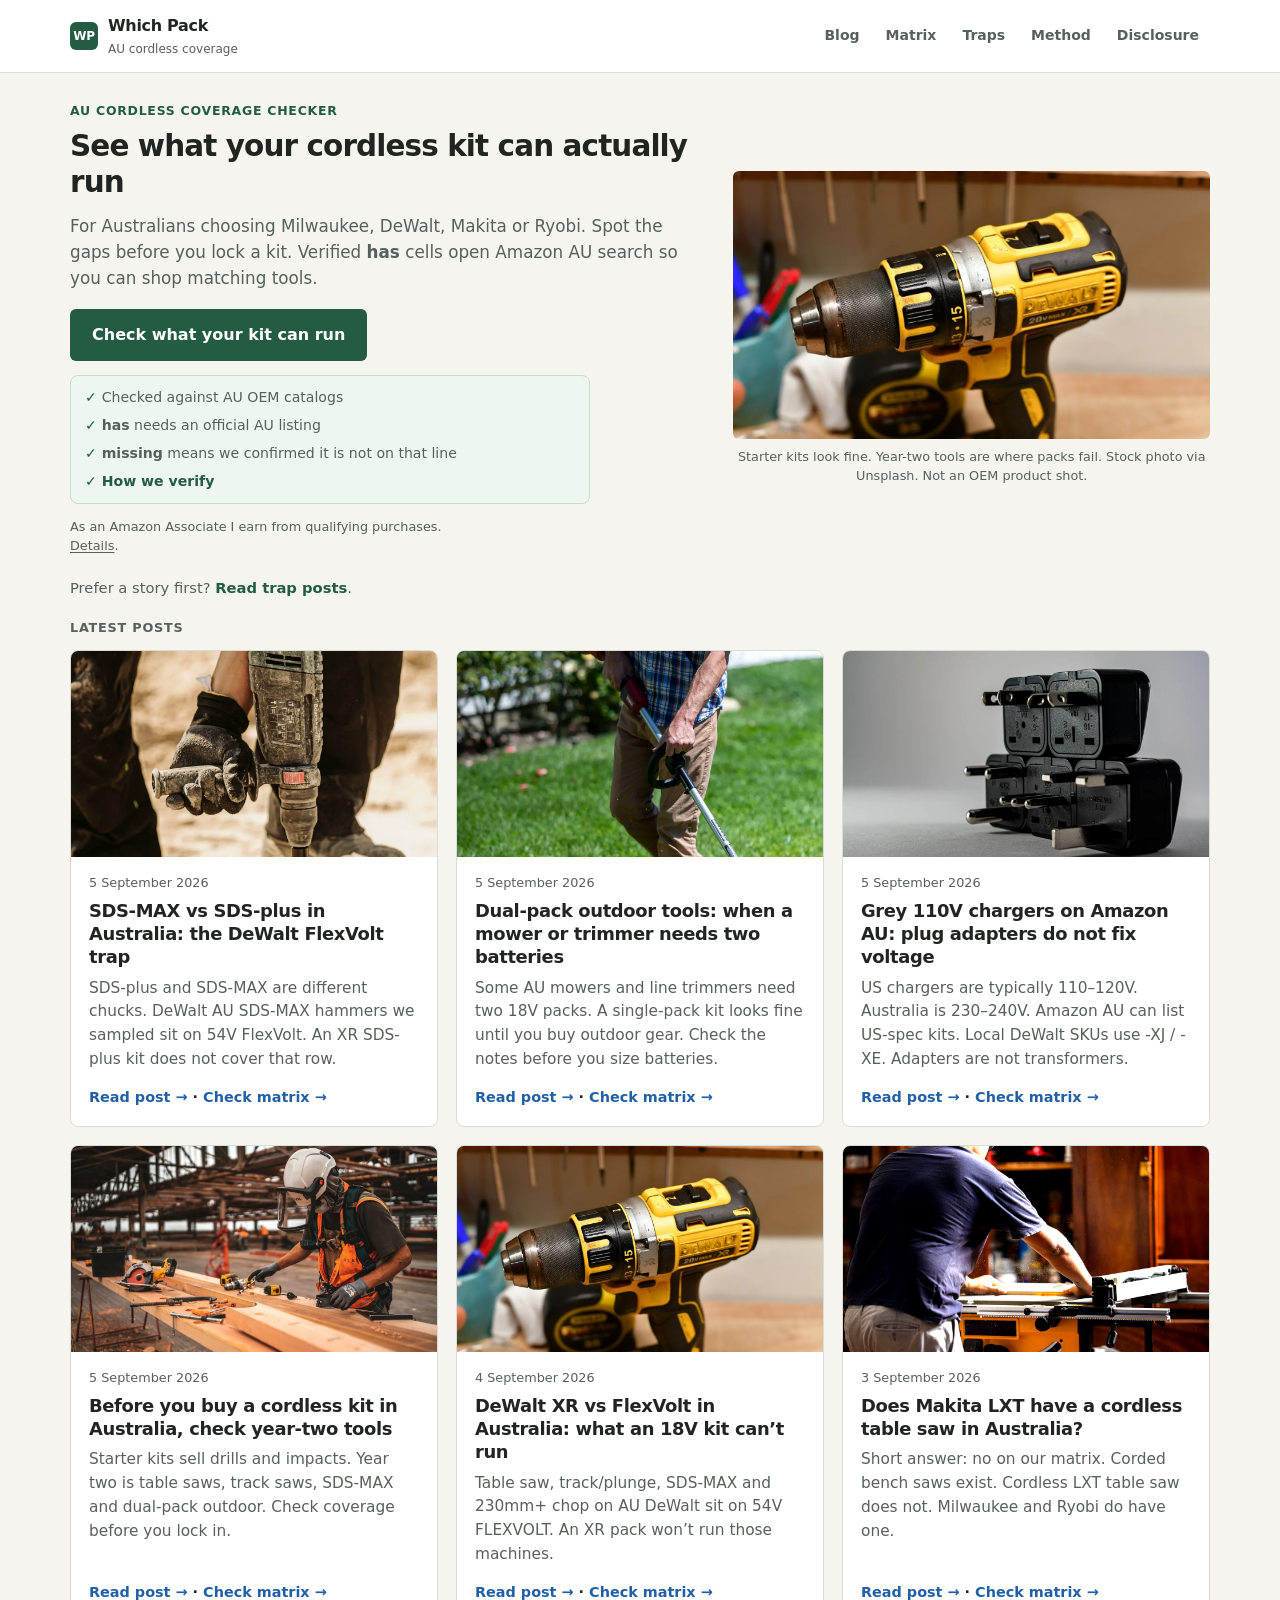
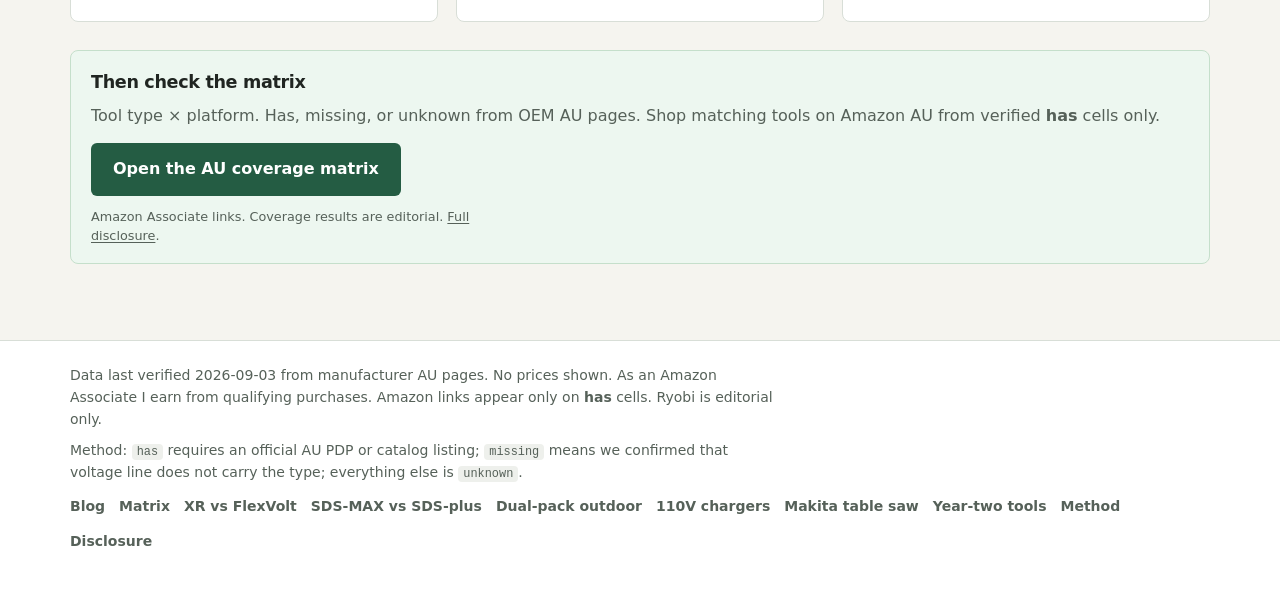
<file: index.html>
<!DOCTYPE html>
<html lang="en-AU">
<head>
<meta charset="utf-8">
<meta name="google-site-verification" content="frPZ5rPE7O19CZ2M46qLfvkckx6mxdPsTMzGyS9AQAI" />
<meta name="viewport" content="width=device-width, initial-scale=1">
<link rel="icon" href="favicon.svg" type="image/svg+xml">
<link rel="stylesheet" href="styles.css">
<title>Which Pack: AU cordless coverage traps before you buy a kit</title>
<meta name="description" content="Check what Milwaukee, DeWalt, Makita or Ryobi kits can run in Australia. Spot coverage gaps, then shop matching tools on Amazon AU.">
<link rel="canonical" href="https://moonoce95.github.io/which-pack/">
<meta property="og:type" content="website">
<meta property="og:site_name" content="Which Pack">
<meta property="og:title" content="Which Pack: AU cordless coverage traps before you buy a kit">
<meta property="og:description" content="Check what Milwaukee, DeWalt, Makita or Ryobi kits can run in Australia. Spot coverage gaps, then shop matching tools on Amazon AU.">
<meta property="og:url" content="https://moonoce95.github.io/which-pack/">
<meta property="og:image" content="https://moonoce95.github.io/which-pack/og.png">
<meta property="og:locale" content="en_AU">
<meta name="twitter:card" content="summary_large_image">
<meta name="twitter:title" content="Which Pack: AU cordless coverage traps before you buy a kit">
<meta name="twitter:description" content="Check what Milwaukee, DeWalt, Makita or Ryobi kits can run in Australia. Spot coverage gaps, then shop matching tools on Amazon AU.">
<meta name="twitter:image" content="https://moonoce95.github.io/which-pack/og.png">
<script type="application/ld+json">{"@context":"https://schema.org","@graph":[{"@type":"WebSite","name":"Which Pack","url":"https://moonoce95.github.io/which-pack/","description":"AU cordless coverage traps and platform matrix for Milwaukee, DeWalt, Makita and Ryobi.","inLanguage":"en-AU"},{"@type":"WebPage","name":"Which Pack: AU cordless coverage traps","url":"https://moonoce95.github.io/which-pack/","isPartOf":{"@type":"WebSite","url":"https://moonoce95.github.io/which-pack/"},"inLanguage":"en-AU"}]}</script>
</head>
<body>
<header class="site-header">
  <div class="header-inner">
    <a class="brand" href="index.html">
      <span class="brand-mark" aria-hidden="true">WP</span>
      <span>Which Pack<span class="brand-sub">AU cordless coverage</span></span>
    </a>
    <nav class="primary" aria-label="Primary">
      <a href="blog.html">Blog</a>
      <a href="matrix.html">Matrix</a>
      <a href="traps.html">Traps</a>
      <a href="method.html">Method</a>
      <a href="disclosure.html">Disclosure</a>
    </nav>
  </div>
</header>
<main class="wrap">
  <section class="hero blog-hero" aria-labelledby="home-title">
    <div class="hero-copy">
      <p class="eyebrow">AU cordless coverage checker</p>
      <h1 id="home-title">See what your cordless kit can actually run</h1>
      <p class="lede">For Australians choosing Milwaukee, DeWalt, Makita or Ryobi. Spot the gaps before you lock a kit. Verified <strong>has</strong> cells open Amazon AU search so you can shop matching tools.</p>
      <p class="hero-actions"><a class="btn-primary" href="matrix.html">Check what your kit can run</a></p>
      <ul class="trust-strip" aria-label="How we verify coverage">
        <li>Checked against AU OEM catalogs</li>
        <li><strong>has</strong> needs an official AU listing</li>
        <li><strong>missing</strong> means we confirmed it is not on that line</li>
        <li><a href="method.html">How we verify</a></li>
      </ul>
      <p class="disclosure-quiet">As an Amazon Associate I earn from qualifying purchases. <a href="disclosure.html">Details</a>.</p>
    </div>
    <figure class="hero-figure">
      <picture>
        <source srcset="images/flexvolt.webp" type="image/webp">
        <img class="hero-photo" src="images/flexvolt.jpg" width="1280" height="720" alt="Cordless drill on a workbench. Starter kits look fine until year-two tools." loading="eager" decoding="async">
      </picture>
      <figcaption>Starter kits look fine. Year-two tools are where packs fail. Stock photo via Unsplash. Not an OEM product shot.</figcaption>
    </figure>
  </section>

  <p class="below-fold-secondary">Prefer a story first? <a href="blog.html">Read trap posts</a>.</p>

  <h2 class="section-label">Latest posts</h2>
<div class="post-list">
<article class="post-card">
  <a class="post-card-media" href="sds-max-vs-sds-plus.html" tabindex="-1" aria-hidden="true">
    <picture>
      <source srcset="images/sds-max.webp" type="image/webp">
      <img src="images/sds-max.jpg" width="1280" height="720" alt="" loading="lazy" decoding="async">
    </picture>
  </a>
  <div class="post-card-body">
    <p class="post-meta"><time datetime="2026-09-05">5 September 2026</time></p>
    <h2 class="post-title"><a href="sds-max-vs-sds-plus.html">SDS-MAX vs SDS-plus in Australia: the DeWalt FlexVolt trap</a></h2>
    <p class="post-blurb">SDS-plus and SDS-MAX are different chucks. DeWalt AU SDS-MAX hammers we sampled sit on 54V FlexVolt. An XR SDS-plus kit does not cover that row.</p>
    <p class="post-more"><a href="sds-max-vs-sds-plus.html">Read post →</a> · <a href="matrix.html">Check matrix →</a></p>
  </div>
</article>
<article class="post-card">
  <a class="post-card-media" href="dual-pack-outdoor.html" tabindex="-1" aria-hidden="true">
    <picture>
      <source srcset="images/dual-pack.webp" type="image/webp">
      <img src="images/dual-pack.jpg" width="1280" height="720" alt="" loading="lazy" decoding="async">
    </picture>
  </a>
  <div class="post-card-body">
    <p class="post-meta"><time datetime="2026-09-05">5 September 2026</time></p>
    <h2 class="post-title"><a href="dual-pack-outdoor.html">Dual-pack outdoor tools: when a mower or trimmer needs two batteries</a></h2>
    <p class="post-blurb">Some AU mowers and line trimmers need two 18V packs. A single-pack kit looks fine until you buy outdoor gear. Check the notes before you size batteries.</p>
    <p class="post-more"><a href="dual-pack-outdoor.html">Read post →</a> · <a href="matrix.html">Check matrix →</a></p>
  </div>
</article>
<article class="post-card">
  <a class="post-card-media" href="amazon-au-110v-chargers.html" tabindex="-1" aria-hidden="true">
    <picture>
      <source srcset="images/grey-charger.webp" type="image/webp">
      <img src="images/grey-charger.jpg" width="1280" height="720" alt="" loading="lazy" decoding="async">
    </picture>
  </a>
  <div class="post-card-body">
    <p class="post-meta"><time datetime="2026-09-05">5 September 2026</time></p>
    <h2 class="post-title"><a href="amazon-au-110v-chargers.html">Grey 110V chargers on Amazon AU: plug adapters do not fix voltage</a></h2>
    <p class="post-blurb">US chargers are typically 110–120V. Australia is 230–240V. Amazon AU can list US-spec kits. Local DeWalt SKUs use -XJ / -XE. Adapters are not transformers.</p>
    <p class="post-more"><a href="amazon-au-110v-chargers.html">Read post →</a> · <a href="matrix.html">Check matrix →</a></p>
  </div>
</article>
<article class="post-card">
  <a class="post-card-media" href="year-two-tools.html" tabindex="-1" aria-hidden="true">
    <picture>
      <source srcset="images/year-two.webp" type="image/webp">
      <img src="images/year-two.jpg" width="1280" height="720" alt="" loading="lazy" decoding="async">
    </picture>
  </a>
  <div class="post-card-body">
    <p class="post-meta"><time datetime="2026-09-05">5 September 2026</time></p>
    <h2 class="post-title"><a href="year-two-tools.html">Before you buy a cordless kit in Australia, check year-two tools</a></h2>
    <p class="post-blurb">Starter kits sell drills and impacts. Year two is table saws, track saws, SDS-MAX and dual-pack outdoor. Check coverage before you lock in.</p>
    <p class="post-more"><a href="year-two-tools.html">Read post →</a> · <a href="matrix.html">Check matrix →</a></p>
  </div>
</article>
<article class="post-card">
  <a class="post-card-media" href="traps.html" tabindex="-1" aria-hidden="true">
    <picture>
      <source srcset="images/flexvolt.webp" type="image/webp">
      <img src="images/flexvolt.jpg" width="1280" height="720" alt="" loading="lazy" decoding="async">
    </picture>
  </a>
  <div class="post-card-body">
    <p class="post-meta"><time datetime="2026-09-04">4 September 2026</time></p>
    <h2 class="post-title"><a href="traps.html">DeWalt XR vs FlexVolt in Australia: what an 18V kit can’t run</a></h2>
    <p class="post-blurb">Table saw, track/plunge, SDS-MAX and 230mm+ chop on AU DeWalt sit on 54V FLEXVOLT. An XR pack won’t run those machines.</p>
    <p class="post-more"><a href="traps.html">Read post →</a> · <a href="matrix.html">Check matrix →</a></p>
  </div>
</article>
<article class="post-card">
  <a class="post-card-media" href="makita-table-saw.html" tabindex="-1" aria-hidden="true">
    <picture>
      <source srcset="images/table-saw.webp" type="image/webp">
      <img src="images/table-saw.jpg" width="1280" height="720" alt="" loading="lazy" decoding="async">
    </picture>
  </a>
  <div class="post-card-body">
    <p class="post-meta"><time datetime="2026-09-03">3 September 2026</time></p>
    <h2 class="post-title"><a href="makita-table-saw.html">Does Makita LXT have a cordless table saw in Australia?</a></h2>
    <p class="post-blurb">Short answer: no on our matrix. Corded bench saws exist. Cordless LXT table saw does not. Milwaukee and Ryobi do have one.</p>
    <p class="post-more"><a href="makita-table-saw.html">Read post →</a> · <a href="matrix.html">Check matrix →</a></p>
  </div>
</article>
</div>

  <aside class="matrix-closer" aria-labelledby="matrix-closer-title">
    <h2 id="matrix-closer-title">Then check the matrix</h2>
    <p>Tool type × platform. Has, missing, or unknown from OEM AU pages. Shop matching tools on Amazon AU from verified <strong>has</strong> cells only.</p>
    <p class="card-cta"><a class="btn-primary" href="matrix.html">Open the AU coverage matrix</a></p>
    <p class="disclosure-quiet">Amazon Associate links. Coverage results are editorial. <a href="disclosure.html">Full disclosure</a>.</p>
  </aside>
</main>
<footer class="site-footer">
  <div class="footer-inner">
    <p>Data last verified 2026-09-03 from manufacturer AU pages. No prices shown. As an Amazon Associate I earn from qualifying purchases. Amazon links appear only on <strong>has</strong> cells. Ryobi is editorial only.</p>
    <p>Method: <code>has</code> requires an official AU PDP or catalog listing; <code>missing</code> means we confirmed that voltage line does not carry the type; everything else is <code>unknown</code>.</p>
    <div class="footer-nav">
      <a href="blog.html">Blog</a>
      <a href="matrix.html">Matrix</a>
      <a href="traps.html">XR vs FlexVolt</a>
      <a href="sds-max-vs-sds-plus.html">SDS-MAX vs SDS-plus</a>
      <a href="dual-pack-outdoor.html">Dual-pack outdoor</a>
      <a href="amazon-au-110v-chargers.html">110V chargers</a>
      <a href="makita-table-saw.html">Makita table saw</a>
      <a href="year-two-tools.html">Year-two tools</a>
      <a href="method.html">Method</a>
      <a href="disclosure.html">Disclosure</a>
    </div>
  </div>
</footer>
</body>
</html>
</file>
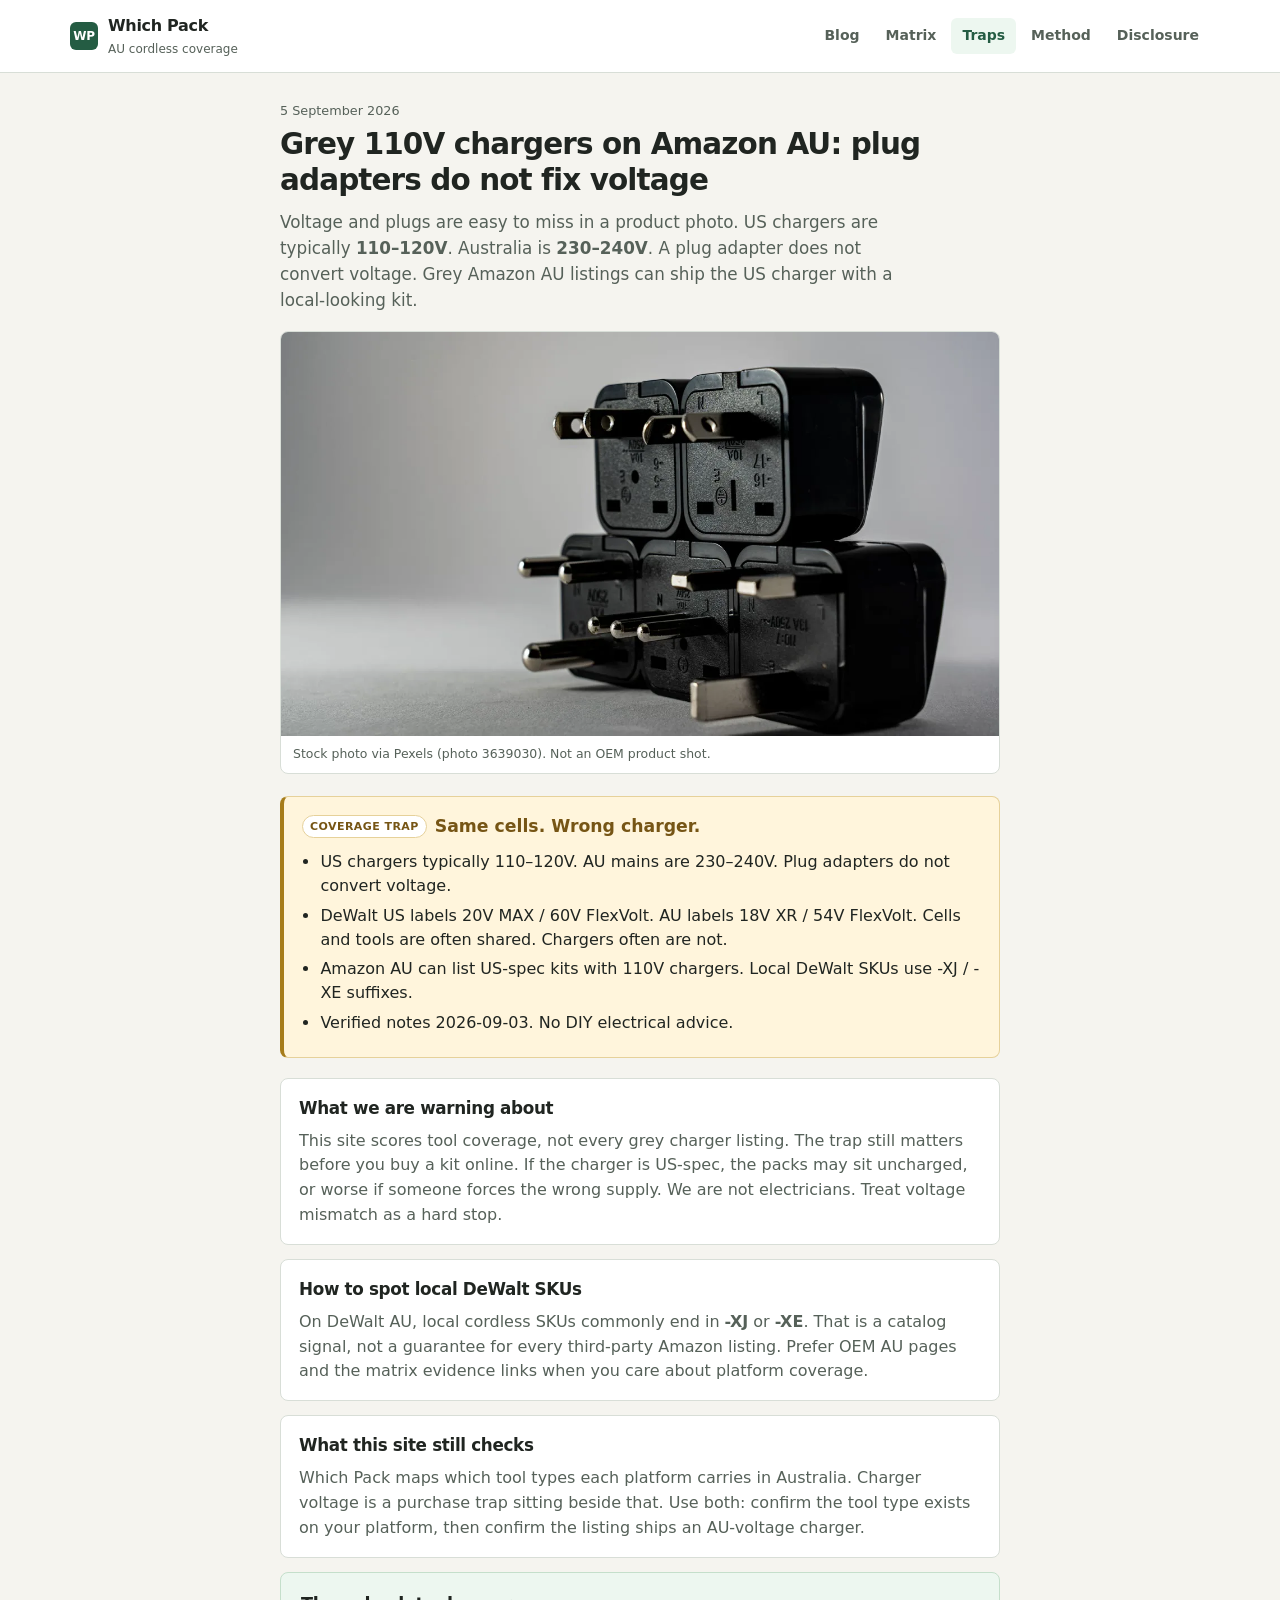
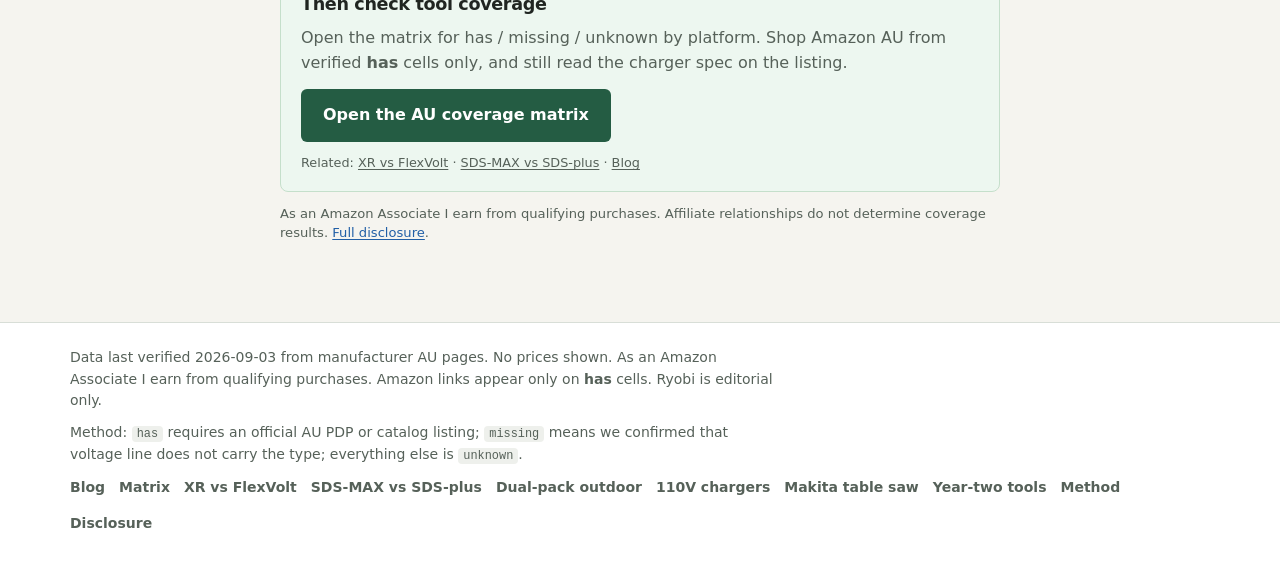
<file: amazon-au-110v-chargers.html>
<!DOCTYPE html>
<html lang="en-AU">
<head>
<meta charset="utf-8">
<meta name="google-site-verification" content="frPZ5rPE7O19CZ2M46qLfvkckx6mxdPsTMzGyS9AQAI" />
<meta name="viewport" content="width=device-width, initial-scale=1">
<link rel="icon" href="favicon.svg" type="image/svg+xml">
<link rel="stylesheet" href="styles.css">
<title>Grey 110V chargers on Amazon AU: plug adapters do not fix voltage | Which Pack</title>
<meta name="description" content="US chargers are typically 110–120V. Australia is 230–240V. Amazon AU can list US-spec tools with the wrong charger. Local DeWalt SKUs use -XJ / -XE. Adapters are not transformers.">
<link rel="canonical" href="https://moonoce95.github.io/which-pack/amazon-au-110v-chargers.html">
<meta property="og:type" content="website">
<meta property="og:site_name" content="Which Pack">
<meta property="og:title" content="Grey 110V chargers on Amazon AU: plug adapters do not fix voltage | Which Pack">
<meta property="og:description" content="US chargers are typically 110–120V. Australia is 230–240V. Amazon AU can list US-spec tools with the wrong charger. Local DeWalt SKUs use -XJ / -XE. Adapters are not transformers.">
<meta property="og:url" content="https://moonoce95.github.io/which-pack/amazon-au-110v-chargers.html">
<meta property="og:image" content="https://moonoce95.github.io/which-pack/og.png">
<meta property="og:locale" content="en_AU">
<meta name="twitter:card" content="summary_large_image">
<meta name="twitter:title" content="Grey 110V chargers on Amazon AU: plug adapters do not fix voltage | Which Pack">
<meta name="twitter:description" content="US chargers are typically 110–120V. Australia is 230–240V. Amazon AU can list US-spec tools with the wrong charger. Local DeWalt SKUs use -XJ / -XE. Adapters are not transformers.">
<meta name="twitter:image" content="https://moonoce95.github.io/which-pack/og.png">
</head>
<body>
<header class="site-header">
  <div class="header-inner">
    <a class="brand" href="index.html">
      <span class="brand-mark" aria-hidden="true">WP</span>
      <span>Which Pack<span class="brand-sub">AU cordless coverage</span></span>
    </a>
    <nav class="primary" aria-label="Primary">
      <a href="blog.html">Blog</a>
      <a href="matrix.html">Matrix</a>
      <a href="traps.html" aria-current="page">Traps</a>
      <a href="method.html">Method</a>
      <a href="disclosure.html">Disclosure</a>
    </nav>
  </div>
</header>
<main class="wrap narrow article">
  <div class="page-hero article-hero">
    <p class="post-meta"><time datetime="2026-09-05">5 September 2026</time></p>
    <h1>Grey 110V chargers on Amazon AU: plug adapters do not fix voltage</h1>
    <p class="lede">Voltage and plugs are easy to miss in a product photo. US chargers are typically <strong>110–120V</strong>. Australia is <strong>230–240V</strong>. A plug adapter does not convert voltage. Grey Amazon AU listings can ship the US charger with a local-looking kit.</p>
  </div>
  <figure class="post-featured"><picture><source srcset="images/grey-charger.webp" type="image/webp"><img src="images/grey-charger.jpg" width="1280" height="720" alt="Stack of black international power plug adapters including US and AU pins" loading="eager" decoding="async"></picture><figcaption>Stock photo via Pexels (photo 3639030). Not an OEM product shot.</figcaption></figure>

  <aside class="callout" aria-labelledby="charger-trap-summary">
    <h2 id="charger-trap-summary"><span class="badge">Coverage trap</span> Same cells. Wrong charger.</h2>
    <ul>
      <li>US chargers typically 110–120V. AU mains are 230–240V. Plug adapters do not convert voltage.</li>
      <li>DeWalt US labels 20V MAX / 60V FlexVolt. AU labels 18V XR / 54V FlexVolt. Cells and tools are often shared. Chargers often are not.</li>
      <li>Amazon AU can list US-spec kits with 110V chargers. Local DeWalt SKUs use -XJ / -XE suffixes.</li>
      <li>Verified notes 2026-09-03. No DIY electrical advice.</li>
    </ul>
  </aside>

  <div class="card">
    <h2>What we are warning about</h2>
    <p>This site scores tool coverage, not every grey charger listing. The trap still matters before you buy a kit online. If the charger is US-spec, the packs may sit uncharged, or worse if someone forces the wrong supply. We are not electricians. Treat voltage mismatch as a hard stop.</p>
  </div>

  <div class="card">
    <h2>How to spot local DeWalt SKUs</h2>
    <p>On DeWalt AU, local cordless SKUs commonly end in <strong>-XJ</strong> or <strong>-XE</strong>. That is a catalog signal, not a guarantee for every third-party Amazon listing. Prefer OEM AU pages and the matrix evidence links when you care about platform coverage.</p>
  </div>

  <div class="card">
    <h2>What this site still checks</h2>
    <p>Which Pack maps which tool types each platform carries in Australia. Charger voltage is a purchase trap sitting beside that. Use both: confirm the tool type exists on your platform, then confirm the listing ships an AU-voltage charger.</p>
  </div>

  <aside class="matrix-closer" aria-labelledby="charger-matrix-closer">
    <h2 id="charger-matrix-closer">Then check tool coverage</h2>
    <p>Open the matrix for has / missing / unknown by platform. Shop Amazon AU from verified <strong>has</strong> cells only, and still read the charger spec on the listing.</p>
    <p class="card-cta"><a class="btn-primary" href="matrix.html">Open the AU coverage matrix</a></p>
    <p class="disclosure-quiet">Related: <a href="traps.html">XR vs FlexVolt</a> · <a href="sds-max-vs-sds-plus.html">SDS-MAX vs SDS-plus</a> · <a href="blog.html">Blog</a></p>
  </aside>

  <p class="disclosure-banner">As an Amazon Associate I earn from qualifying purchases. Affiliate relationships do not determine coverage results. <a href="disclosure.html">Full disclosure</a>.</p>
</main>
<footer class="site-footer">
  <div class="footer-inner">
    <p>Data last verified 2026-09-03 from manufacturer AU pages. No prices shown. As an Amazon Associate I earn from qualifying purchases. Amazon links appear only on <strong>has</strong> cells. Ryobi is editorial only.</p>
    <p>Method: <code>has</code> requires an official AU PDP or catalog listing; <code>missing</code> means we confirmed that voltage line does not carry the type; everything else is <code>unknown</code>.</p>
    <div class="footer-nav">
      <a href="blog.html">Blog</a>
      <a href="matrix.html">Matrix</a>
      <a href="traps.html">XR vs FlexVolt</a>
      <a href="sds-max-vs-sds-plus.html">SDS-MAX vs SDS-plus</a>
      <a href="dual-pack-outdoor.html">Dual-pack outdoor</a>
      <a href="amazon-au-110v-chargers.html">110V chargers</a>
      <a href="makita-table-saw.html">Makita table saw</a>
      <a href="year-two-tools.html">Year-two tools</a>
      <a href="method.html">Method</a>
      <a href="disclosure.html">Disclosure</a>
    </div>
  </div>
</footer>
</body>
</html>
</file>
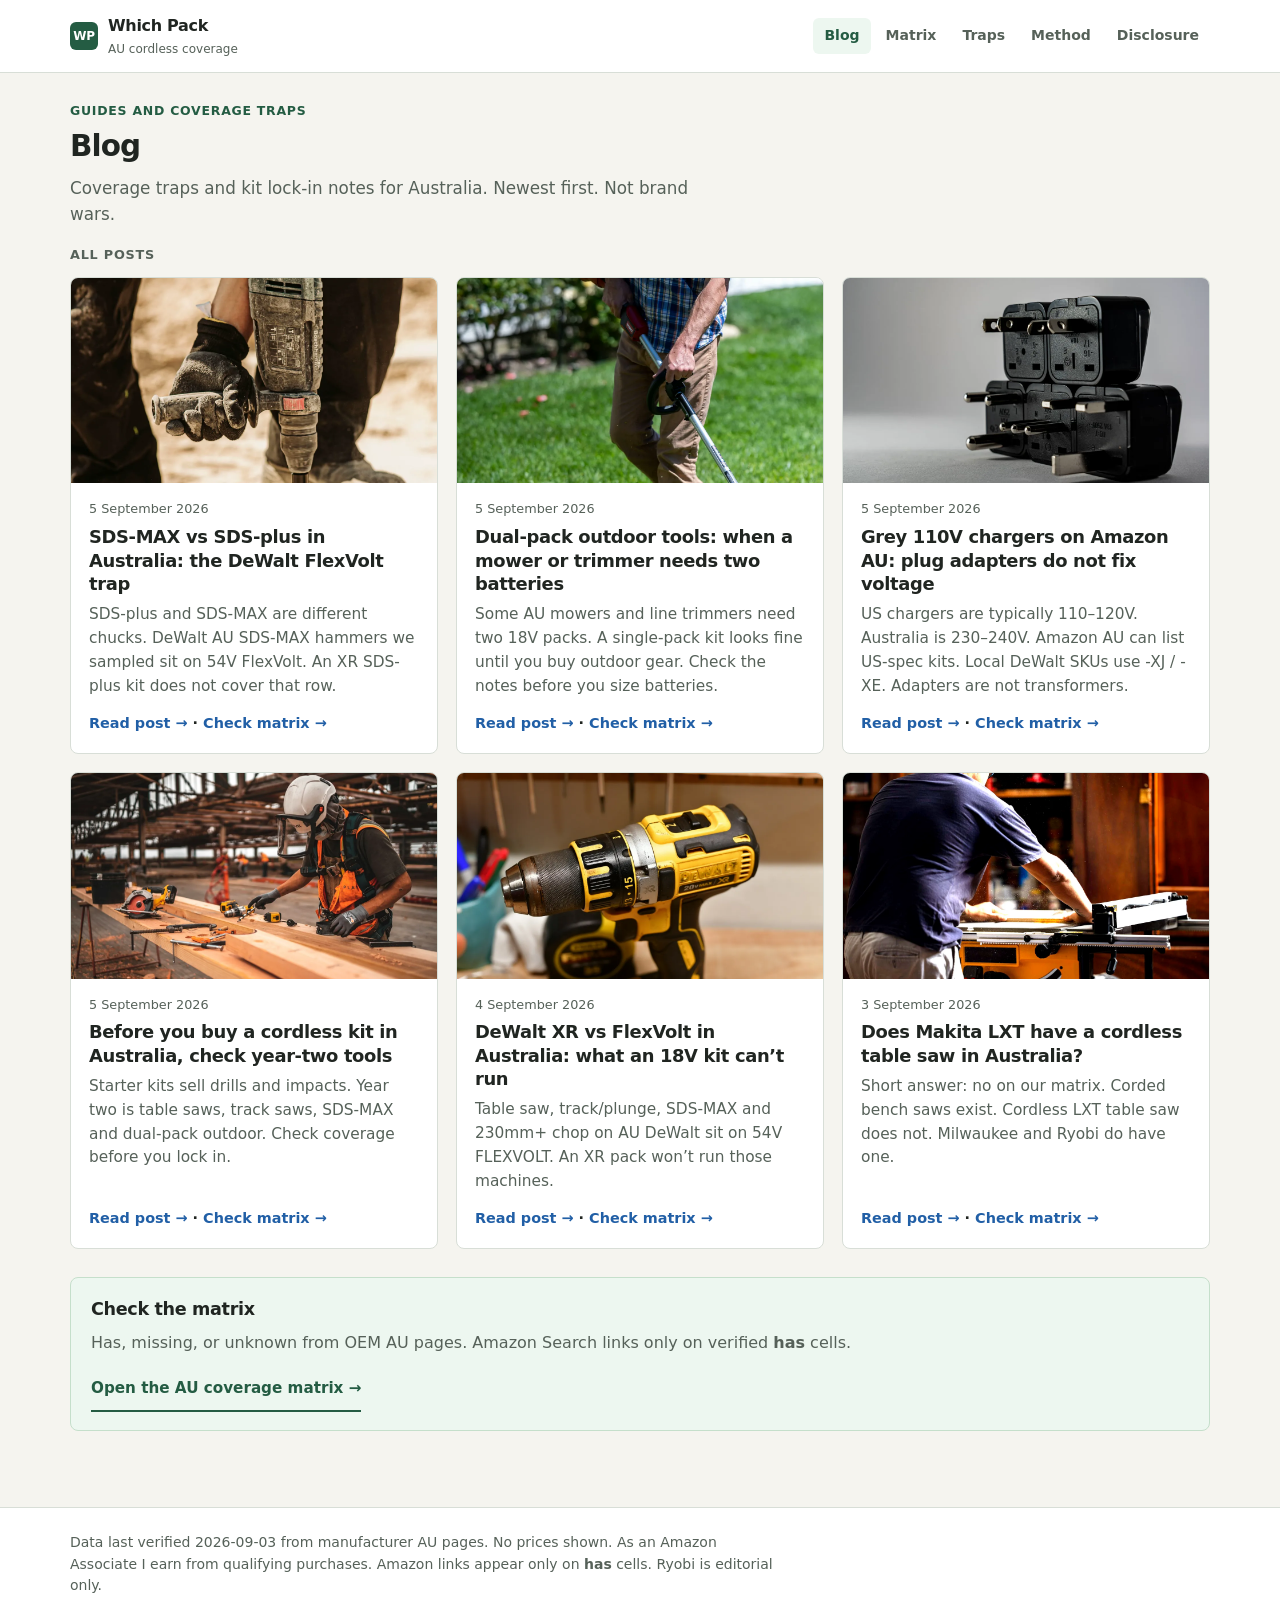
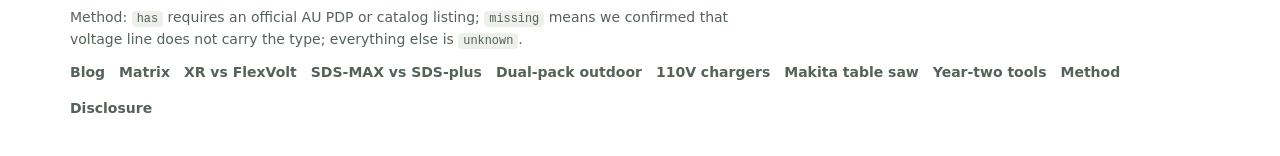
<file: blog.html>
<!DOCTYPE html>
<html lang="en-AU">
<head>
<meta charset="utf-8">
<meta name="google-site-verification" content="frPZ5rPE7O19CZ2M46qLfvkckx6mxdPsTMzGyS9AQAI" />
<meta name="viewport" content="width=device-width, initial-scale=1">
<link rel="icon" href="favicon.svg" type="image/svg+xml">
<link rel="stylesheet" href="styles.css">
<title>Blog: AU cordless coverage traps | Which Pack</title>
<meta name="description" content="Posts on AU cordless platform traps: SDS-MAX vs SDS-plus, dual-pack outdoor, grey 110V chargers, DeWalt XR vs FlexVolt, Makita LXT table saw, and year-two tools.">
<link rel="canonical" href="https://moonoce95.github.io/which-pack/blog.html">
<meta property="og:type" content="website">
<meta property="og:site_name" content="Which Pack">
<meta property="og:title" content="Blog: AU cordless coverage traps | Which Pack">
<meta property="og:description" content="Posts on AU cordless platform traps: SDS-MAX vs SDS-plus, dual-pack outdoor, grey 110V chargers, DeWalt XR vs FlexVolt, Makita LXT table saw, and year-two tools.">
<meta property="og:url" content="https://moonoce95.github.io/which-pack/blog.html">
<meta property="og:image" content="https://moonoce95.github.io/which-pack/og.png">
<meta property="og:locale" content="en_AU">
<meta name="twitter:card" content="summary_large_image">
<meta name="twitter:title" content="Blog: AU cordless coverage traps | Which Pack">
<meta name="twitter:description" content="Posts on AU cordless platform traps: SDS-MAX vs SDS-plus, dual-pack outdoor, grey 110V chargers, DeWalt XR vs FlexVolt, Makita LXT table saw, and year-two tools.">
<meta name="twitter:image" content="https://moonoce95.github.io/which-pack/og.png">
</head>
<body>
<header class="site-header">
  <div class="header-inner">
    <a class="brand" href="index.html">
      <span class="brand-mark" aria-hidden="true">WP</span>
      <span>Which Pack<span class="brand-sub">AU cordless coverage</span></span>
    </a>
    <nav class="primary" aria-label="Primary">
      <a href="blog.html" aria-current="page">Blog</a>
      <a href="matrix.html">Matrix</a>
      <a href="traps.html">Traps</a>
      <a href="method.html">Method</a>
      <a href="disclosure.html">Disclosure</a>
    </nav>
  </div>
</header>
<main class="wrap">
  <div class="page-hero blog-index-hero">
    <p class="eyebrow">Guides and coverage traps</p>
    <h1>Blog</h1>
    <p class="lede">Coverage traps and kit lock-in notes for Australia. Newest first. Not brand wars.</p>
  </div>
  <h2 class="section-label">All posts</h2>
<div class="post-list">
<article class="post-card">
  <a class="post-card-media" href="sds-max-vs-sds-plus.html" tabindex="-1" aria-hidden="true">
    <picture>
      <source srcset="images/sds-max.webp" type="image/webp">
      <img src="images/sds-max.jpg" width="1280" height="720" alt="" loading="lazy" decoding="async">
    </picture>
  </a>
  <div class="post-card-body">
    <p class="post-meta"><time datetime="2026-09-05">5 September 2026</time></p>
    <h2 class="post-title"><a href="sds-max-vs-sds-plus.html">SDS-MAX vs SDS-plus in Australia: the DeWalt FlexVolt trap</a></h2>
    <p class="post-blurb">SDS-plus and SDS-MAX are different chucks. DeWalt AU SDS-MAX hammers we sampled sit on 54V FlexVolt. An XR SDS-plus kit does not cover that row.</p>
    <p class="post-more"><a href="sds-max-vs-sds-plus.html">Read post →</a> · <a href="matrix.html">Check matrix →</a></p>
  </div>
</article>
<article class="post-card">
  <a class="post-card-media" href="dual-pack-outdoor.html" tabindex="-1" aria-hidden="true">
    <picture>
      <source srcset="images/dual-pack.webp" type="image/webp">
      <img src="images/dual-pack.jpg" width="1280" height="720" alt="" loading="lazy" decoding="async">
    </picture>
  </a>
  <div class="post-card-body">
    <p class="post-meta"><time datetime="2026-09-05">5 September 2026</time></p>
    <h2 class="post-title"><a href="dual-pack-outdoor.html">Dual-pack outdoor tools: when a mower or trimmer needs two batteries</a></h2>
    <p class="post-blurb">Some AU mowers and line trimmers need two 18V packs. A single-pack kit looks fine until you buy outdoor gear. Check the notes before you size batteries.</p>
    <p class="post-more"><a href="dual-pack-outdoor.html">Read post →</a> · <a href="matrix.html">Check matrix →</a></p>
  </div>
</article>
<article class="post-card">
  <a class="post-card-media" href="amazon-au-110v-chargers.html" tabindex="-1" aria-hidden="true">
    <picture>
      <source srcset="images/grey-charger.webp" type="image/webp">
      <img src="images/grey-charger.jpg" width="1280" height="720" alt="" loading="lazy" decoding="async">
    </picture>
  </a>
  <div class="post-card-body">
    <p class="post-meta"><time datetime="2026-09-05">5 September 2026</time></p>
    <h2 class="post-title"><a href="amazon-au-110v-chargers.html">Grey 110V chargers on Amazon AU: plug adapters do not fix voltage</a></h2>
    <p class="post-blurb">US chargers are typically 110–120V. Australia is 230–240V. Amazon AU can list US-spec kits. Local DeWalt SKUs use -XJ / -XE. Adapters are not transformers.</p>
    <p class="post-more"><a href="amazon-au-110v-chargers.html">Read post →</a> · <a href="matrix.html">Check matrix →</a></p>
  </div>
</article>
<article class="post-card">
  <a class="post-card-media" href="year-two-tools.html" tabindex="-1" aria-hidden="true">
    <picture>
      <source srcset="images/year-two.webp" type="image/webp">
      <img src="images/year-two.jpg" width="1280" height="720" alt="" loading="lazy" decoding="async">
    </picture>
  </a>
  <div class="post-card-body">
    <p class="post-meta"><time datetime="2026-09-05">5 September 2026</time></p>
    <h2 class="post-title"><a href="year-two-tools.html">Before you buy a cordless kit in Australia, check year-two tools</a></h2>
    <p class="post-blurb">Starter kits sell drills and impacts. Year two is table saws, track saws, SDS-MAX and dual-pack outdoor. Check coverage before you lock in.</p>
    <p class="post-more"><a href="year-two-tools.html">Read post →</a> · <a href="matrix.html">Check matrix →</a></p>
  </div>
</article>
<article class="post-card">
  <a class="post-card-media" href="traps.html" tabindex="-1" aria-hidden="true">
    <picture>
      <source srcset="images/flexvolt.webp" type="image/webp">
      <img src="images/flexvolt.jpg" width="1280" height="720" alt="" loading="lazy" decoding="async">
    </picture>
  </a>
  <div class="post-card-body">
    <p class="post-meta"><time datetime="2026-09-04">4 September 2026</time></p>
    <h2 class="post-title"><a href="traps.html">DeWalt XR vs FlexVolt in Australia: what an 18V kit can’t run</a></h2>
    <p class="post-blurb">Table saw, track/plunge, SDS-MAX and 230mm+ chop on AU DeWalt sit on 54V FLEXVOLT. An XR pack won’t run those machines.</p>
    <p class="post-more"><a href="traps.html">Read post →</a> · <a href="matrix.html">Check matrix →</a></p>
  </div>
</article>
<article class="post-card">
  <a class="post-card-media" href="makita-table-saw.html" tabindex="-1" aria-hidden="true">
    <picture>
      <source srcset="images/table-saw.webp" type="image/webp">
      <img src="images/table-saw.jpg" width="1280" height="720" alt="" loading="lazy" decoding="async">
    </picture>
  </a>
  <div class="post-card-body">
    <p class="post-meta"><time datetime="2026-09-03">3 September 2026</time></p>
    <h2 class="post-title"><a href="makita-table-saw.html">Does Makita LXT have a cordless table saw in Australia?</a></h2>
    <p class="post-blurb">Short answer: no on our matrix. Corded bench saws exist. Cordless LXT table saw does not. Milwaukee and Ryobi do have one.</p>
    <p class="post-more"><a href="makita-table-saw.html">Read post →</a> · <a href="matrix.html">Check matrix →</a></p>
  </div>
</article>
</div>
  <aside class="matrix-closer" aria-labelledby="blog-matrix-closer">
    <h2 id="blog-matrix-closer">Check the matrix</h2>
    <p>Has, missing, or unknown from OEM AU pages. Amazon Search links only on verified <strong>has</strong> cells.</p>
    <p class="card-cta"><a class="cta-link" href="matrix.html">Open the AU coverage matrix →</a></p>
  </aside>
</main>
<footer class="site-footer">
  <div class="footer-inner">
    <p>Data last verified 2026-09-03 from manufacturer AU pages. No prices shown. As an Amazon Associate I earn from qualifying purchases. Amazon links appear only on <strong>has</strong> cells. Ryobi is editorial only.</p>
    <p>Method: <code>has</code> requires an official AU PDP or catalog listing; <code>missing</code> means we confirmed that voltage line does not carry the type; everything else is <code>unknown</code>.</p>
    <div class="footer-nav">
      <a href="blog.html">Blog</a>
      <a href="matrix.html">Matrix</a>
      <a href="traps.html">XR vs FlexVolt</a>
      <a href="sds-max-vs-sds-plus.html">SDS-MAX vs SDS-plus</a>
      <a href="dual-pack-outdoor.html">Dual-pack outdoor</a>
      <a href="amazon-au-110v-chargers.html">110V chargers</a>
      <a href="makita-table-saw.html">Makita table saw</a>
      <a href="year-two-tools.html">Year-two tools</a>
      <a href="method.html">Method</a>
      <a href="disclosure.html">Disclosure</a>
    </div>
  </div>
</footer>
</body>
</html>
</file>
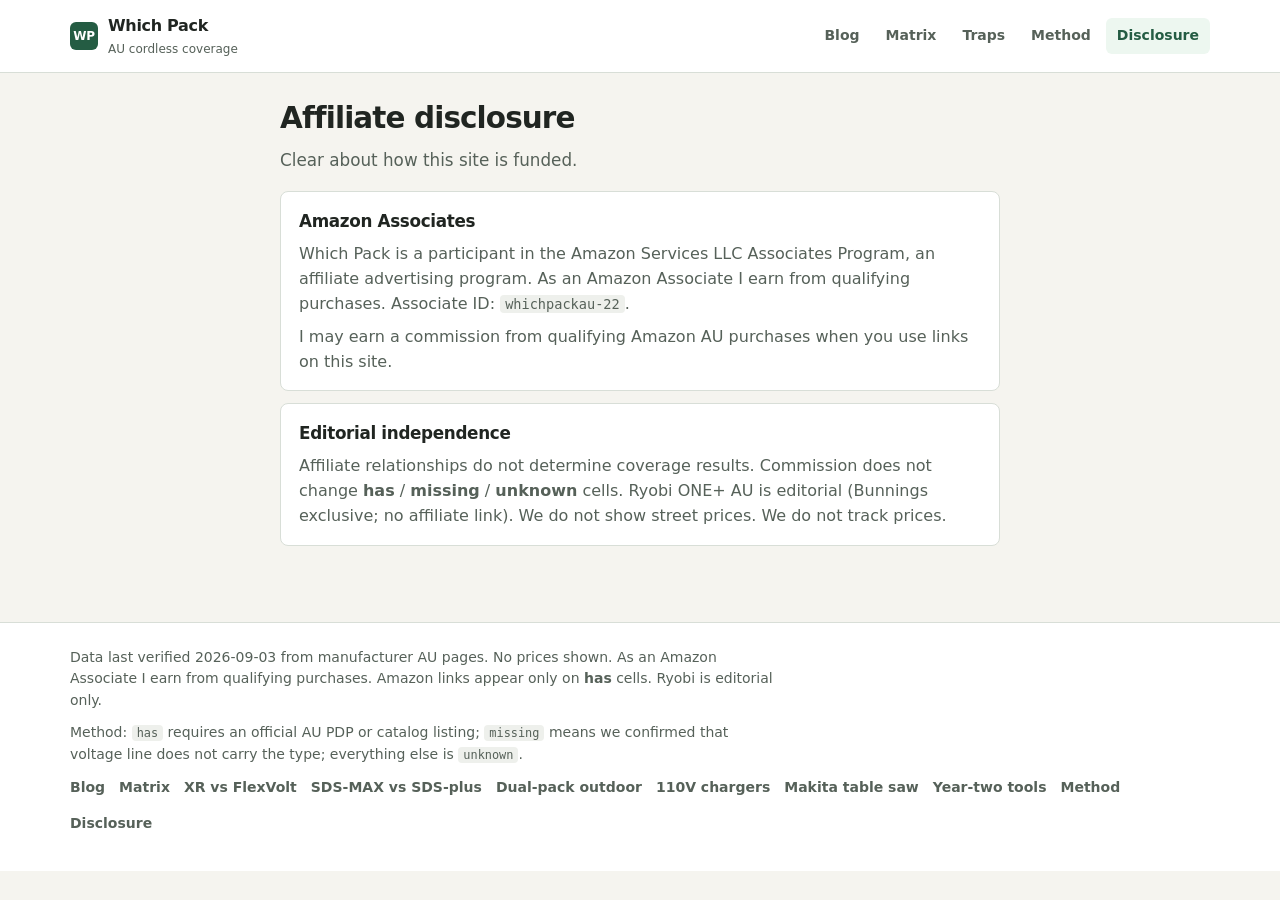
<file: disclosure.html>
<!DOCTYPE html>
<html lang="en-AU">
<head>
<meta charset="utf-8">
<meta name="google-site-verification" content="frPZ5rPE7O19CZ2M46qLfvkckx6mxdPsTMzGyS9AQAI" />
<meta name="viewport" content="width=device-width, initial-scale=1">
<link rel="icon" href="favicon.svg" type="image/svg+xml">
<link rel="stylesheet" href="styles.css">
<title>Affiliate disclosure | Which Pack</title>
<meta name="description" content="Amazon Associates disclosure for Which Pack Australia. Associate ID whichpackau-22. Commission does not change coverage cells.">
<link rel="canonical" href="https://moonoce95.github.io/which-pack/disclosure.html">
<meta property="og:type" content="website">
<meta property="og:site_name" content="Which Pack">
<meta property="og:title" content="Affiliate disclosure | Which Pack">
<meta property="og:description" content="Amazon Associates disclosure for Which Pack Australia. Associate ID whichpackau-22. Commission does not change coverage cells.">
<meta property="og:url" content="https://moonoce95.github.io/which-pack/disclosure.html">
<meta property="og:image" content="https://moonoce95.github.io/which-pack/og.png">
<meta property="og:locale" content="en_AU">
<meta name="twitter:card" content="summary_large_image">
<meta name="twitter:title" content="Affiliate disclosure | Which Pack">
<meta name="twitter:description" content="Amazon Associates disclosure for Which Pack Australia. Associate ID whichpackau-22. Commission does not change coverage cells.">
<meta name="twitter:image" content="https://moonoce95.github.io/which-pack/og.png">
</head>
<body>
<header class="site-header">
  <div class="header-inner">
    <a class="brand" href="index.html">
      <span class="brand-mark" aria-hidden="true">WP</span>
      <span>Which Pack<span class="brand-sub">AU cordless coverage</span></span>
    </a>
    <nav class="primary" aria-label="Primary">
      <a href="blog.html">Blog</a>
      <a href="matrix.html">Matrix</a>
      <a href="traps.html">Traps</a>
      <a href="method.html">Method</a>
      <a href="disclosure.html" aria-current="page">Disclosure</a>
    </nav>
  </div>
</header>
<main class="wrap narrow">
  <div class="page-hero">
    <h1>Affiliate disclosure</h1>
    <p class="lede">Clear about how this site is funded.</p>
  </div>
  <div class="card">
    <h2>Amazon Associates</h2>
    <p>Which Pack is a participant in the Amazon Services LLC Associates Program, an affiliate advertising program. As an Amazon Associate I earn from qualifying purchases. Associate ID: <code>whichpackau-22</code>.</p>
    <p>I may earn a commission from qualifying Amazon AU purchases when you use links on this site.</p>
  </div>
  <div class="card">
    <h2>Editorial independence</h2>
    <p>Affiliate relationships do not determine coverage results. Commission does not change <strong>has</strong> / <strong>missing</strong> / <strong>unknown</strong> cells. Ryobi ONE+ AU is editorial (Bunnings exclusive; no affiliate link). We do not show street prices. We do not track prices.</p>
  </div>
</main>
<footer class="site-footer">
  <div class="footer-inner">
    <p>Data last verified 2026-09-03 from manufacturer AU pages. No prices shown. As an Amazon Associate I earn from qualifying purchases. Amazon links appear only on <strong>has</strong> cells. Ryobi is editorial only.</p>
    <p>Method: <code>has</code> requires an official AU PDP or catalog listing; <code>missing</code> means we confirmed that voltage line does not carry the type; everything else is <code>unknown</code>.</p>
    <div class="footer-nav">
      <a href="blog.html">Blog</a>
      <a href="matrix.html">Matrix</a>
      <a href="traps.html">XR vs FlexVolt</a>
      <a href="sds-max-vs-sds-plus.html">SDS-MAX vs SDS-plus</a>
      <a href="dual-pack-outdoor.html">Dual-pack outdoor</a>
      <a href="amazon-au-110v-chargers.html">110V chargers</a>
      <a href="makita-table-saw.html">Makita table saw</a>
      <a href="year-two-tools.html">Year-two tools</a>
      <a href="method.html">Method</a>
      <a href="disclosure.html">Disclosure</a>
    </div>
  </div>
</footer>
</body>
</html>
</file>
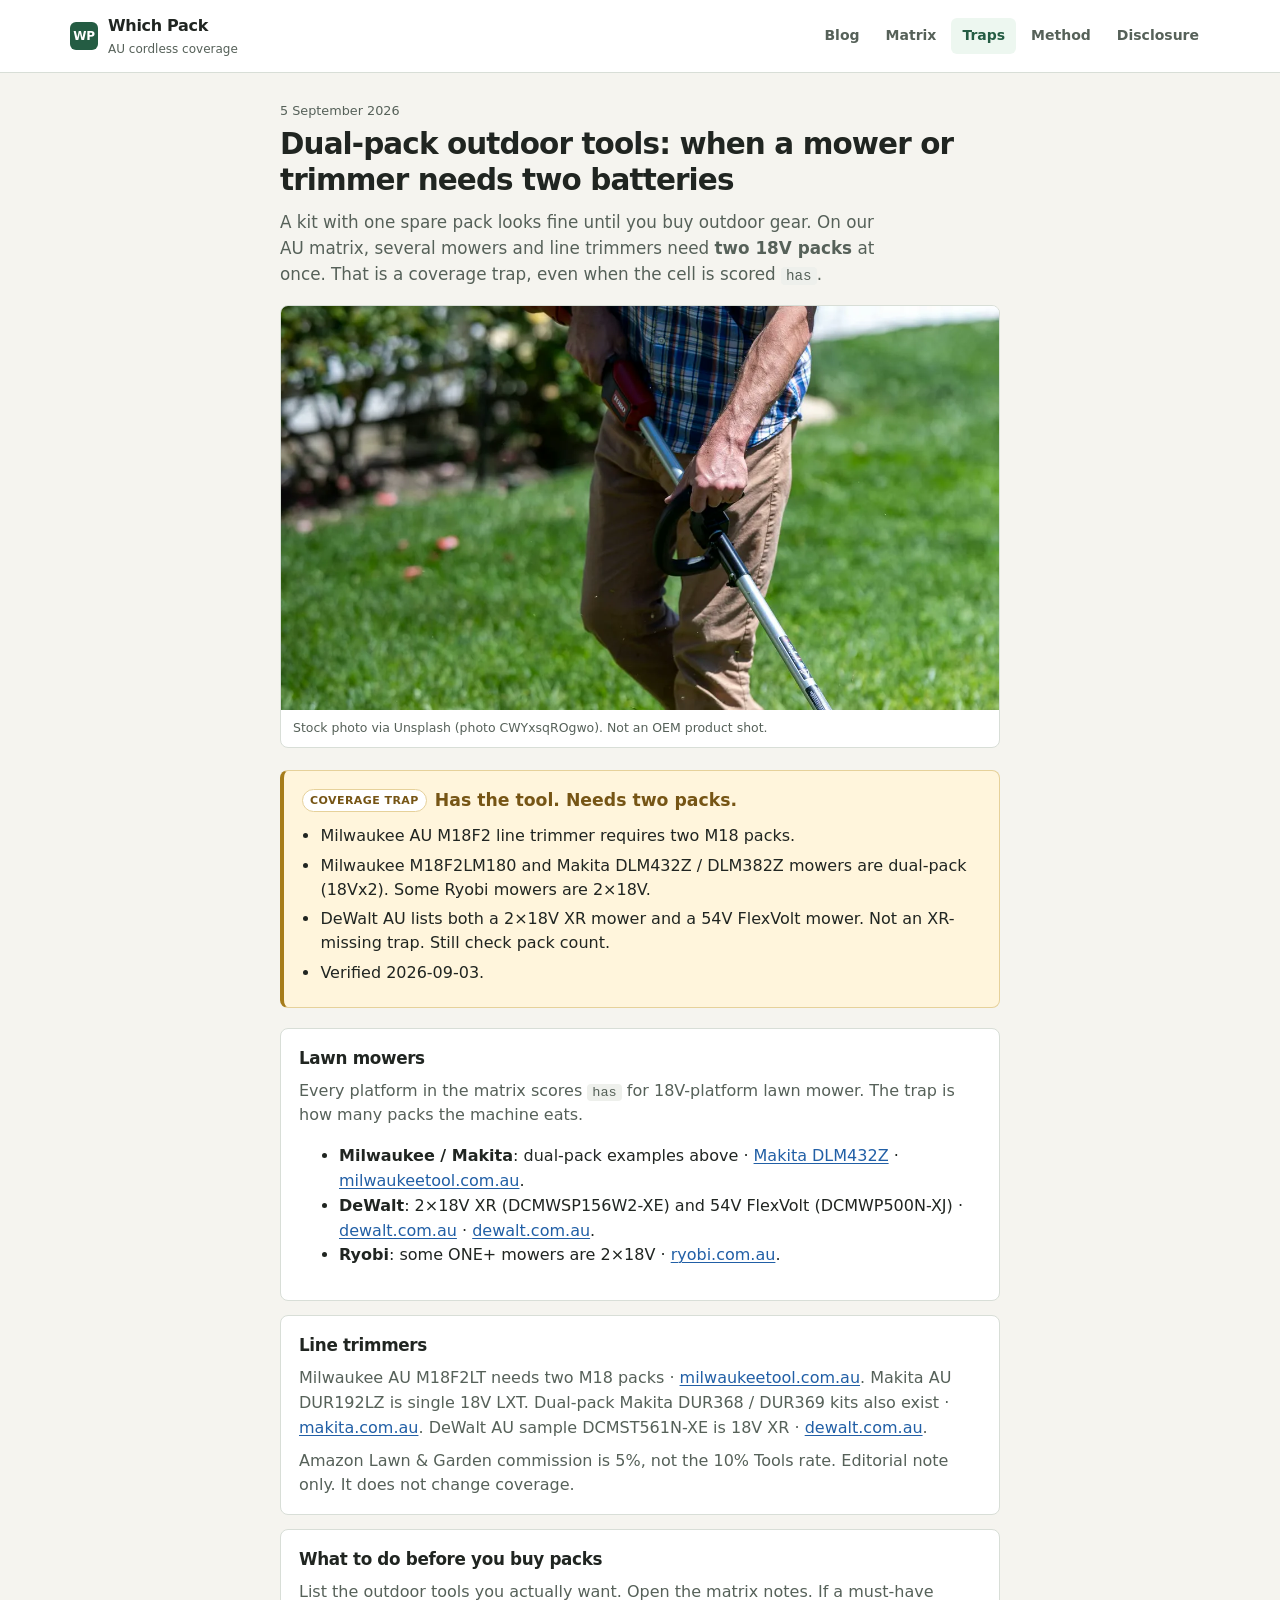
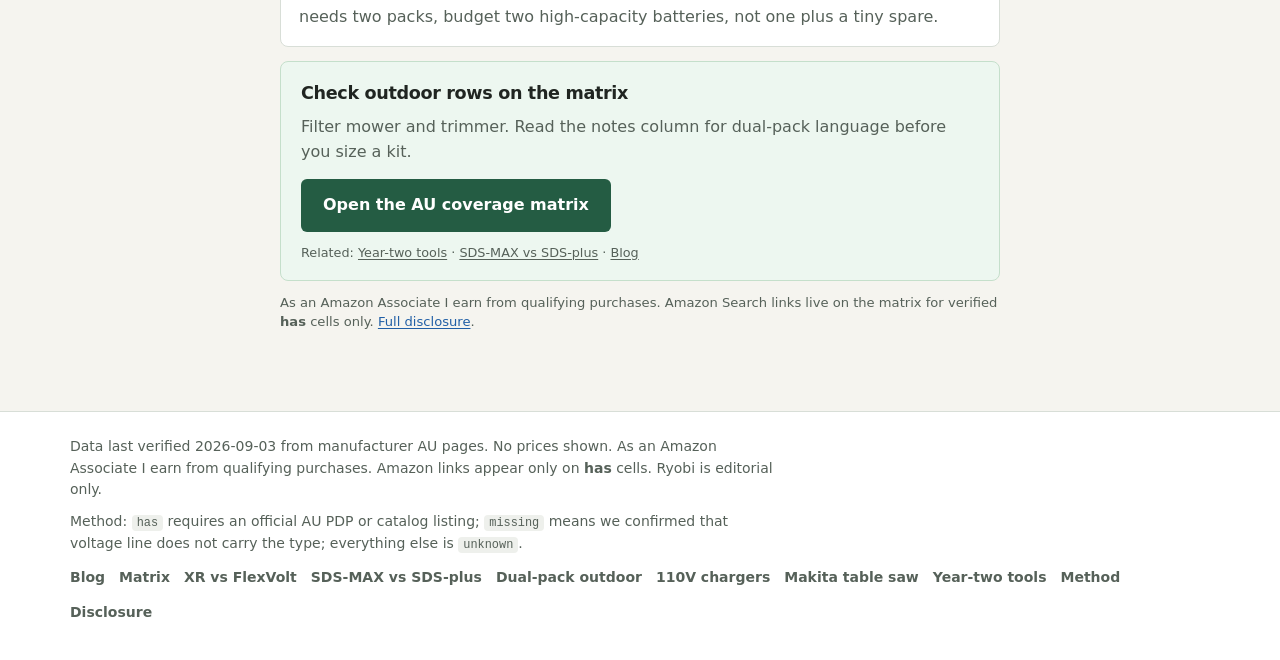
<file: dual-pack-outdoor.html>
<!DOCTYPE html>
<html lang="en-AU">
<head>
<meta charset="utf-8">
<meta name="google-site-verification" content="frPZ5rPE7O19CZ2M46qLfvkckx6mxdPsTMzGyS9AQAI" />
<meta name="viewport" content="width=device-width, initial-scale=1">
<link rel="icon" href="favicon.svg" type="image/svg+xml">
<link rel="stylesheet" href="styles.css">
<title>Dual-pack outdoor tools: when a mower or trimmer needs two batteries | Which Pack</title>
<meta name="description" content="AU outdoor trap: some Milwaukee and Makita mowers need two 18V packs. Milwaukee M18F2 line trimmers need two M18 packs. Size the kit for that, not one battery.">
<link rel="canonical" href="https://moonoce95.github.io/which-pack/dual-pack-outdoor.html">
<meta property="og:type" content="website">
<meta property="og:site_name" content="Which Pack">
<meta property="og:title" content="Dual-pack outdoor tools: when a mower or trimmer needs two batteries | Which Pack">
<meta property="og:description" content="AU outdoor trap: some Milwaukee and Makita mowers need two 18V packs. Milwaukee M18F2 line trimmers need two M18 packs. Size the kit for that, not one battery.">
<meta property="og:url" content="https://moonoce95.github.io/which-pack/dual-pack-outdoor.html">
<meta property="og:image" content="https://moonoce95.github.io/which-pack/og.png">
<meta property="og:locale" content="en_AU">
<meta name="twitter:card" content="summary_large_image">
<meta name="twitter:title" content="Dual-pack outdoor tools: when a mower or trimmer needs two batteries | Which Pack">
<meta name="twitter:description" content="AU outdoor trap: some Milwaukee and Makita mowers need two 18V packs. Milwaukee M18F2 line trimmers need two M18 packs. Size the kit for that, not one battery.">
<meta name="twitter:image" content="https://moonoce95.github.io/which-pack/og.png">
</head>
<body>
<header class="site-header">
  <div class="header-inner">
    <a class="brand" href="index.html">
      <span class="brand-mark" aria-hidden="true">WP</span>
      <span>Which Pack<span class="brand-sub">AU cordless coverage</span></span>
    </a>
    <nav class="primary" aria-label="Primary">
      <a href="blog.html">Blog</a>
      <a href="matrix.html">Matrix</a>
      <a href="traps.html" aria-current="page">Traps</a>
      <a href="method.html">Method</a>
      <a href="disclosure.html">Disclosure</a>
    </nav>
  </div>
</header>
<main class="wrap narrow article">
  <div class="page-hero article-hero">
    <p class="post-meta"><time datetime="2026-09-05">5 September 2026</time></p>
    <h1>Dual-pack outdoor tools: when a mower or trimmer needs two batteries</h1>
    <p class="lede">A kit with one spare pack looks fine until you buy outdoor gear. On our AU matrix, several mowers and line trimmers need <strong>two 18V packs</strong> at once. That is a coverage trap, even when the cell is scored <code>has</code>.</p>
  </div>
  <figure class="post-featured"><picture><source srcset="images/dual-pack.webp" type="image/webp"><img src="images/dual-pack.jpg" width="1280" height="720" alt="Person using a string trimmer on a green residential lawn" loading="eager" decoding="async"></picture><figcaption>Stock photo via Unsplash (photo CWYxsqROgwo). Not an OEM product shot.</figcaption></figure>

  <aside class="callout" aria-labelledby="dual-trap-summary">
    <h2 id="dual-trap-summary"><span class="badge">Coverage trap</span> Has the tool. Needs two packs.</h2>
    <ul>
      <li>Milwaukee AU M18F2 line trimmer requires two M18 packs.</li>
      <li>Milwaukee M18F2LM180 and Makita DLM432Z / DLM382Z mowers are dual-pack (18Vx2). Some Ryobi mowers are 2×18V.</li>
      <li>DeWalt AU lists both a 2×18V XR mower and a 54V FlexVolt mower. Not an XR-missing trap. Still check pack count.</li>
      <li>Verified 2026-09-03.</li>
    </ul>
  </aside>

  <div class="card">
    <h2>Lawn mowers</h2>
    <p>Every platform in the matrix scores <code>has</code> for 18V-platform lawn mower. The trap is how many packs the machine eats.</p>
    <ul>
      <li><strong>Milwaukee / Makita</strong>: dual-pack examples above · <a href="https://makita.com.au/outdoor-power-equipment/lxt-18v-36v/lawn-mowers/dlm432z-18vx2-lawn-mower-430mm-17" rel="noopener noreferrer">Makita DLM432Z</a> · <a href="https://www.milwaukeetool.com.au/system/m18/" rel="noopener noreferrer">milwaukeetool.com.au</a>.</li>
      <li><strong>DeWalt</strong>: 2×18V XR (DCMWSP156W2-XE) and 54V FlexVolt (DCMWP500N-XJ) · <a href="https://www.dewalt.com.au/en-au/product/dcmwsp156w2-xe/dewalt-2x18v-xr-self-propelled-lawn-mower-2-x-8ah" rel="noopener noreferrer">dewalt.com.au</a> · <a href="https://www.dewalt.com.au/product/dcmwp500n-xj/54v-xr-flexvolt-push-lawn-mower-tool-only" rel="noopener noreferrer">dewalt.com.au</a>.</li>
      <li><strong>Ryobi</strong>: some ONE+ mowers are 2×18V · <a href="https://www.ryobi.com.au/products/push-mowers/18v-one-hptm-brushless-37cm-lawn-mower-4ah-kit" rel="noopener noreferrer">ryobi.com.au</a>.</li>
    </ul>
  </div>

  <div class="card">
    <h2>Line trimmers</h2>
    <p>Milwaukee AU M18F2LT needs two M18 packs · <a href="https://www.milwaukeetool.com.au/outdoor-power/line-trimmers-and-brushcutters/line-trimmers/M18F2LT802.html" rel="noopener noreferrer">milwaukeetool.com.au</a>. Makita AU DUR192LZ is single 18V LXT. Dual-pack Makita DUR368 / DUR369 kits also exist · <a href="https://makita.com.au/outdoor-power-equipment/lxt-18v-36v/brushcutters/dur192lz-18v-brushless-line-trimmer" rel="noopener noreferrer">makita.com.au</a>. DeWalt AU sample DCMST561N-XE is 18V XR · <a href="https://www.dewalt.com.au/en-au/product/dcmst561n-xe/18v-xr-brushless-string-trimmer-folding-shaft-tool-only" rel="noopener noreferrer">dewalt.com.au</a>.</p>
    <p>Amazon Lawn &amp; Garden commission is 5%, not the 10% Tools rate. Editorial note only. It does not change coverage.</p>
  </div>

  <div class="card">
    <h2>What to do before you buy packs</h2>
    <p>List the outdoor tools you actually want. Open the matrix notes. If a must-have needs two packs, budget two high-capacity batteries, not one plus a tiny spare.</p>
  </div>

  <aside class="matrix-closer" aria-labelledby="dual-matrix-closer">
    <h2 id="dual-matrix-closer">Check outdoor rows on the matrix</h2>
    <p>Filter mower and trimmer. Read the notes column for dual-pack language before you size a kit.</p>
    <p class="card-cta"><a class="btn-primary" href="matrix.html">Open the AU coverage matrix</a></p>
    <p class="disclosure-quiet">Related: <a href="year-two-tools.html">Year-two tools</a> · <a href="sds-max-vs-sds-plus.html">SDS-MAX vs SDS-plus</a> · <a href="blog.html">Blog</a></p>
  </aside>

  <p class="disclosure-banner">As an Amazon Associate I earn from qualifying purchases. Amazon Search links live on the matrix for verified <strong>has</strong> cells only. <a href="disclosure.html">Full disclosure</a>.</p>
</main>
<footer class="site-footer">
  <div class="footer-inner">
    <p>Data last verified 2026-09-03 from manufacturer AU pages. No prices shown. As an Amazon Associate I earn from qualifying purchases. Amazon links appear only on <strong>has</strong> cells. Ryobi is editorial only.</p>
    <p>Method: <code>has</code> requires an official AU PDP or catalog listing; <code>missing</code> means we confirmed that voltage line does not carry the type; everything else is <code>unknown</code>.</p>
    <div class="footer-nav">
      <a href="blog.html">Blog</a>
      <a href="matrix.html">Matrix</a>
      <a href="traps.html">XR vs FlexVolt</a>
      <a href="sds-max-vs-sds-plus.html">SDS-MAX vs SDS-plus</a>
      <a href="dual-pack-outdoor.html">Dual-pack outdoor</a>
      <a href="amazon-au-110v-chargers.html">110V chargers</a>
      <a href="makita-table-saw.html">Makita table saw</a>
      <a href="year-two-tools.html">Year-two tools</a>
      <a href="method.html">Method</a>
      <a href="disclosure.html">Disclosure</a>
    </div>
  </div>
</footer>
</body>
</html>
</file>
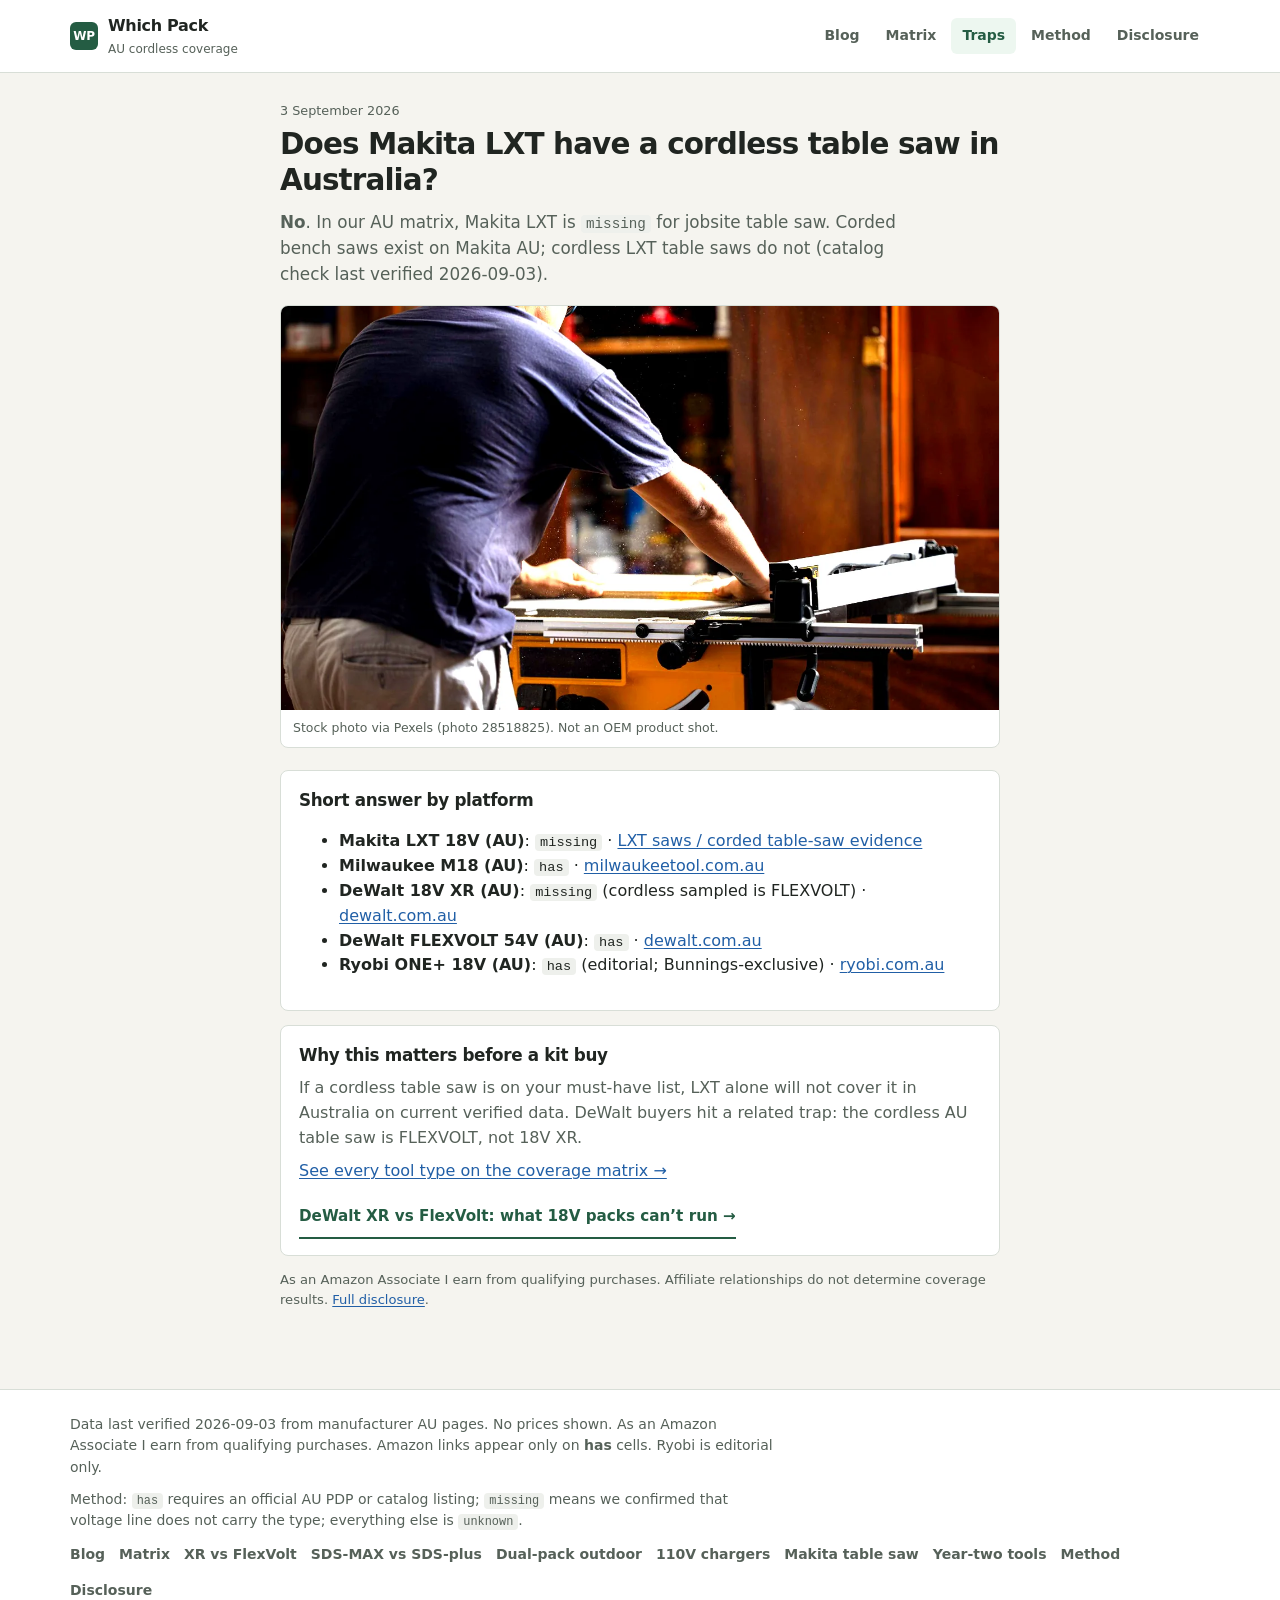
<file: makita-table-saw.html>
<!DOCTYPE html>
<html lang="en-AU">
<head>
<meta charset="utf-8">
<meta name="google-site-verification" content="frPZ5rPE7O19CZ2M46qLfvkckx6mxdPsTMzGyS9AQAI" />
<meta name="viewport" content="width=device-width, initial-scale=1">
<link rel="icon" href="favicon.svg" type="image/svg+xml">
<link rel="stylesheet" href="styles.css">
<title>Does Makita LXT have a cordless table saw in Australia? | Which Pack</title>
<meta name="description" content="Makita LXT AU has no cordless jobsite table saw in our matrix (corded bench saws only). Milwaukee M18 and Ryobi ONE+ have; DeWalt cordless sits on FLEXVOLT 54V, not 18V XR.">
<link rel="canonical" href="https://moonoce95.github.io/which-pack/makita-table-saw.html">
<meta property="og:type" content="website">
<meta property="og:site_name" content="Which Pack">
<meta property="og:title" content="Does Makita LXT have a cordless table saw in Australia? | Which Pack">
<meta property="og:description" content="Makita LXT AU has no cordless jobsite table saw in our matrix (corded bench saws only). Milwaukee M18 and Ryobi ONE+ have; DeWalt cordless sits on FLEXVOLT 54V, not 18V XR.">
<meta property="og:url" content="https://moonoce95.github.io/which-pack/makita-table-saw.html">
<meta property="og:image" content="https://moonoce95.github.io/which-pack/og.png">
<meta property="og:locale" content="en_AU">
<meta name="twitter:card" content="summary_large_image">
<meta name="twitter:title" content="Does Makita LXT have a cordless table saw in Australia? | Which Pack">
<meta name="twitter:description" content="Makita LXT AU has no cordless jobsite table saw in our matrix (corded bench saws only). Milwaukee M18 and Ryobi ONE+ have; DeWalt cordless sits on FLEXVOLT 54V, not 18V XR.">
<meta name="twitter:image" content="https://moonoce95.github.io/which-pack/og.png">
</head>
<body>
<header class="site-header">
  <div class="header-inner">
    <a class="brand" href="index.html">
      <span class="brand-mark" aria-hidden="true">WP</span>
      <span>Which Pack<span class="brand-sub">AU cordless coverage</span></span>
    </a>
    <nav class="primary" aria-label="Primary">
      <a href="blog.html">Blog</a>
      <a href="matrix.html">Matrix</a>
      <a href="traps.html" aria-current="page">Traps</a>
      <a href="method.html">Method</a>
      <a href="disclosure.html">Disclosure</a>
    </nav>
  </div>
</header>
<main class="wrap narrow article">
  <div class="page-hero article-hero">
    <p class="post-meta"><time datetime="2026-09-03">3 September 2026</time></p>
    <h1>Does Makita LXT have a cordless table saw in Australia?</h1>
    <p class="lede"><strong>No</strong>. In our AU matrix, Makita LXT is <code>missing</code> for jobsite table saw. Corded bench saws exist on Makita AU; cordless LXT table saws do not (catalog check last verified 2026-09-03).</p>
  </div>
  <figure class="post-featured"><picture><source srcset="images/table-saw.webp" type="image/webp"><img src="images/table-saw.jpg" width="1280" height="720" alt="Person ripping plywood on a yellow portable jobsite table saw" loading="eager" decoding="async"></picture><figcaption>Stock photo via Pexels (photo 28518825). Not an OEM product shot.</figcaption></figure>

  <div class="card">
    <h2>Short answer by platform</h2>
    <ul>
      <li><strong>Makita LXT 18V (AU)</strong>: <code>missing</code> · <a href="https://makita.com.au/cordless/lxt-18v-36v/saws" rel="noopener noreferrer">LXT saws / corded table-saw evidence</a></li>
      <li><strong>Milwaukee M18 (AU)</strong>: <code>has</code> · <a href="https://www.milwaukeetool.com.au/power-tools/saws/table-saws/M18FTS210-0.html" rel="noopener noreferrer">milwaukeetool.com.au</a></li>
      <li><strong>DeWalt 18V XR (AU)</strong>: <code>missing</code> (cordless sampled is FLEXVOLT) · <a href="https://www.dewalt.com.au/product/dcs7485n-xj/54v-xr-flexvolt-210mm-table-saw-bare-unit" rel="noopener noreferrer">dewalt.com.au</a></li>
      <li><strong>DeWalt FLEXVOLT 54V (AU)</strong>: <code>has</code> · <a href="https://www.dewalt.com.au/product/dcs7485n-xj/54v-xr-flexvolt-210mm-table-saw-bare-unit" rel="noopener noreferrer">dewalt.com.au</a></li>
      <li><strong>Ryobi ONE+ 18V (AU)</strong>: <code>has</code> (editorial; Bunnings-exclusive) · <a href="https://www.ryobi.com.au/products/table-saws/18v-one-hptm-brushless-210mm-table-saw-tool-only" rel="noopener noreferrer">ryobi.com.au</a></li>
    </ul>
  </div>

  <div class="card">
    <h2>Why this matters before a kit buy</h2>
    <p>If a cordless table saw is on your must-have list, LXT alone will not cover it in Australia on current verified data. DeWalt buyers hit a related trap: the cordless AU table saw is FLEXVOLT, not 18V XR.</p>
    <p><a href="matrix.html">See every tool type on the coverage matrix →</a></p>
    <p class="card-cta"><a class="cta-link" href="traps.html">DeWalt XR vs FlexVolt: what 18V packs can’t run →</a></p>
  </div>

  <p class="disclosure-banner">As an Amazon Associate I earn from qualifying purchases. Affiliate relationships do not determine coverage results. <a href="disclosure.html">Full disclosure</a>.</p>
</main>
<footer class="site-footer">
  <div class="footer-inner">
    <p>Data last verified 2026-09-03 from manufacturer AU pages. No prices shown. As an Amazon Associate I earn from qualifying purchases. Amazon links appear only on <strong>has</strong> cells. Ryobi is editorial only.</p>
    <p>Method: <code>has</code> requires an official AU PDP or catalog listing; <code>missing</code> means we confirmed that voltage line does not carry the type; everything else is <code>unknown</code>.</p>
    <div class="footer-nav">
      <a href="blog.html">Blog</a>
      <a href="matrix.html">Matrix</a>
      <a href="traps.html">XR vs FlexVolt</a>
      <a href="sds-max-vs-sds-plus.html">SDS-MAX vs SDS-plus</a>
      <a href="dual-pack-outdoor.html">Dual-pack outdoor</a>
      <a href="amazon-au-110v-chargers.html">110V chargers</a>
      <a href="makita-table-saw.html">Makita table saw</a>
      <a href="year-two-tools.html">Year-two tools</a>
      <a href="method.html">Method</a>
      <a href="disclosure.html">Disclosure</a>
    </div>
  </div>
</footer>
</body>
</html>
</file>
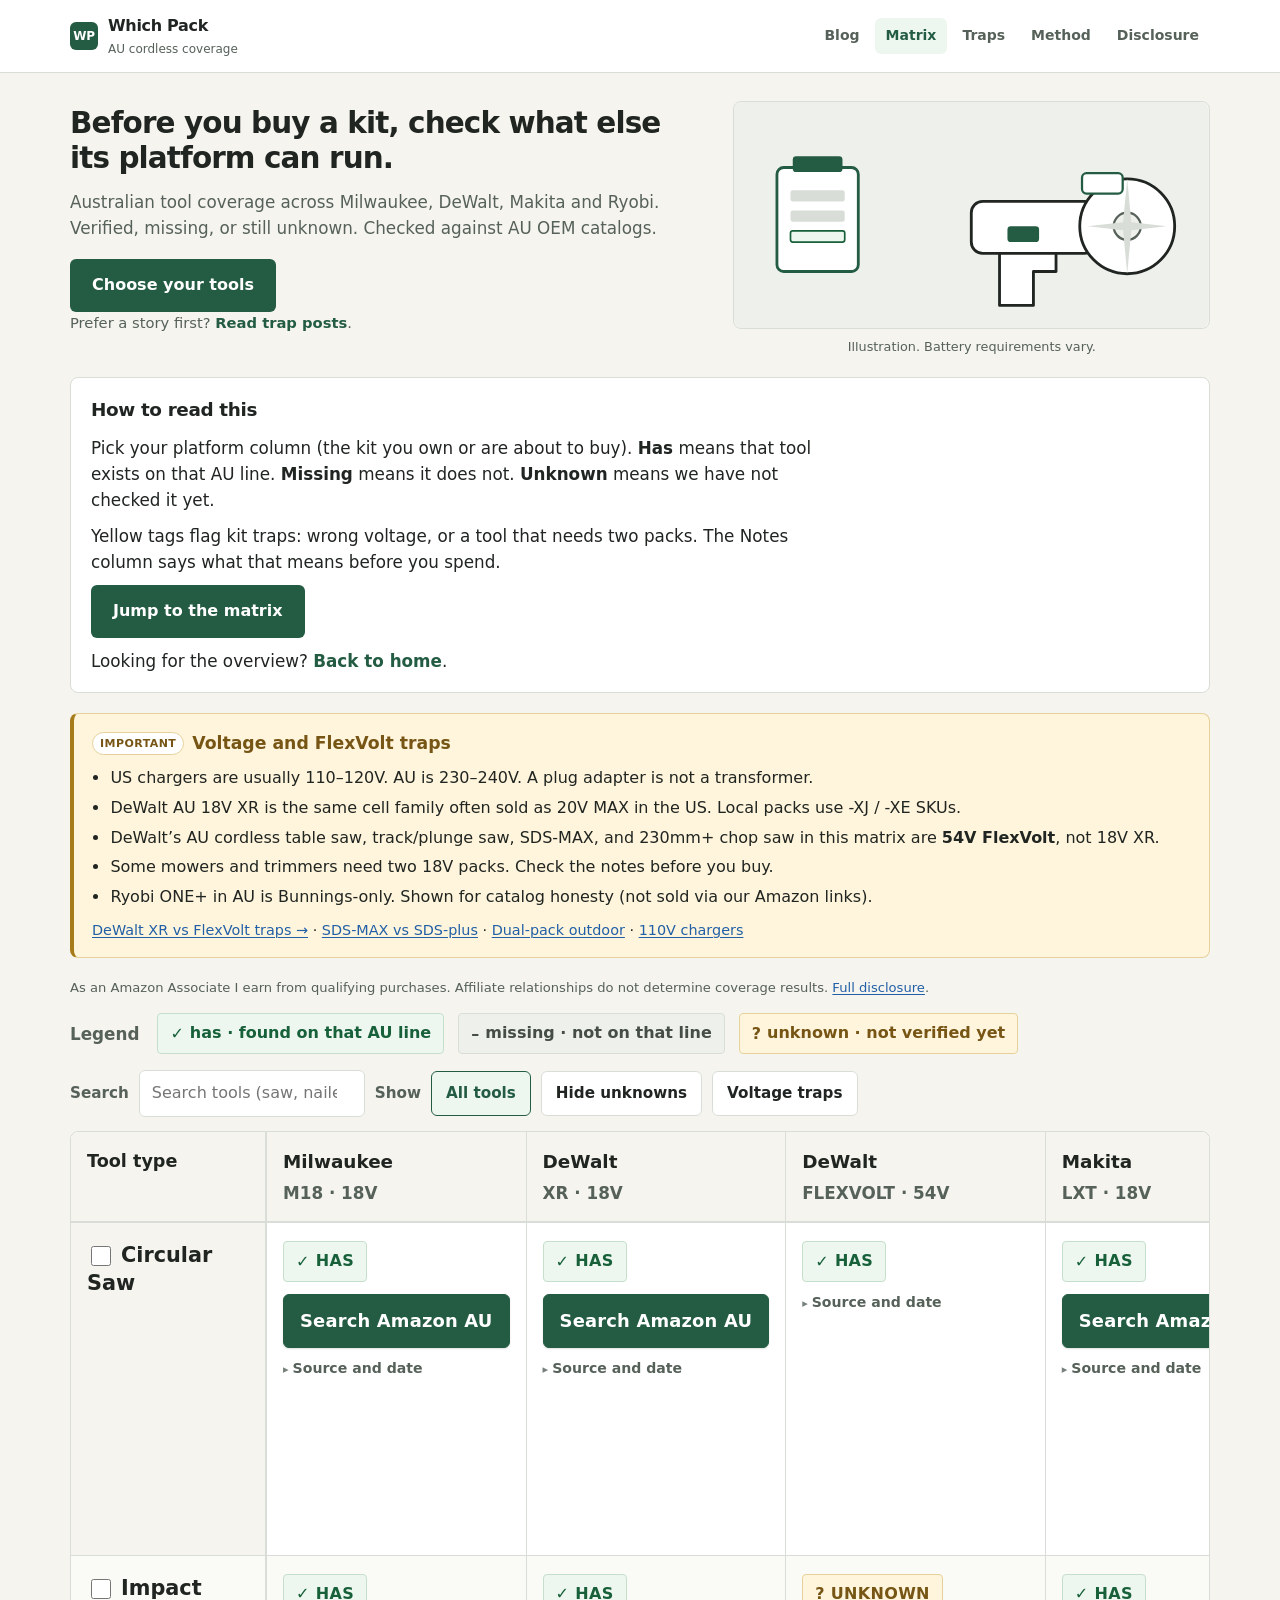
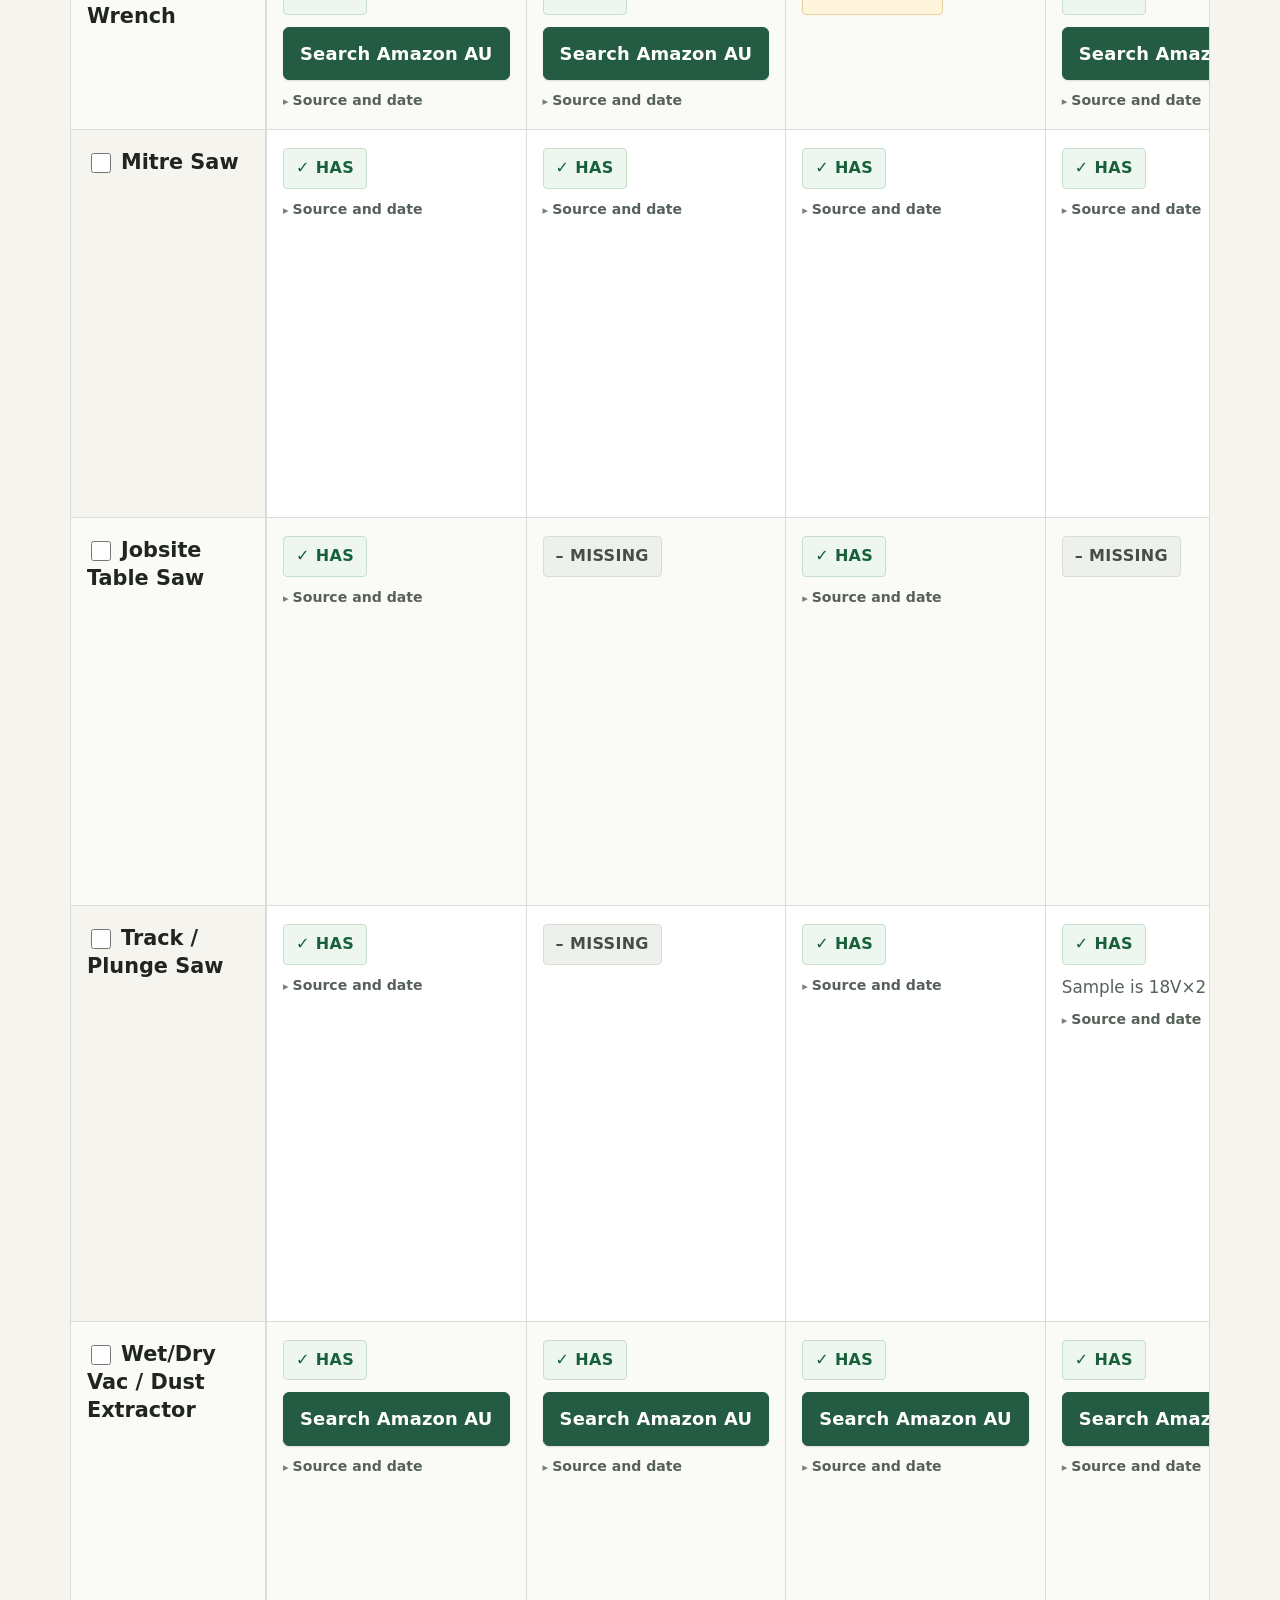
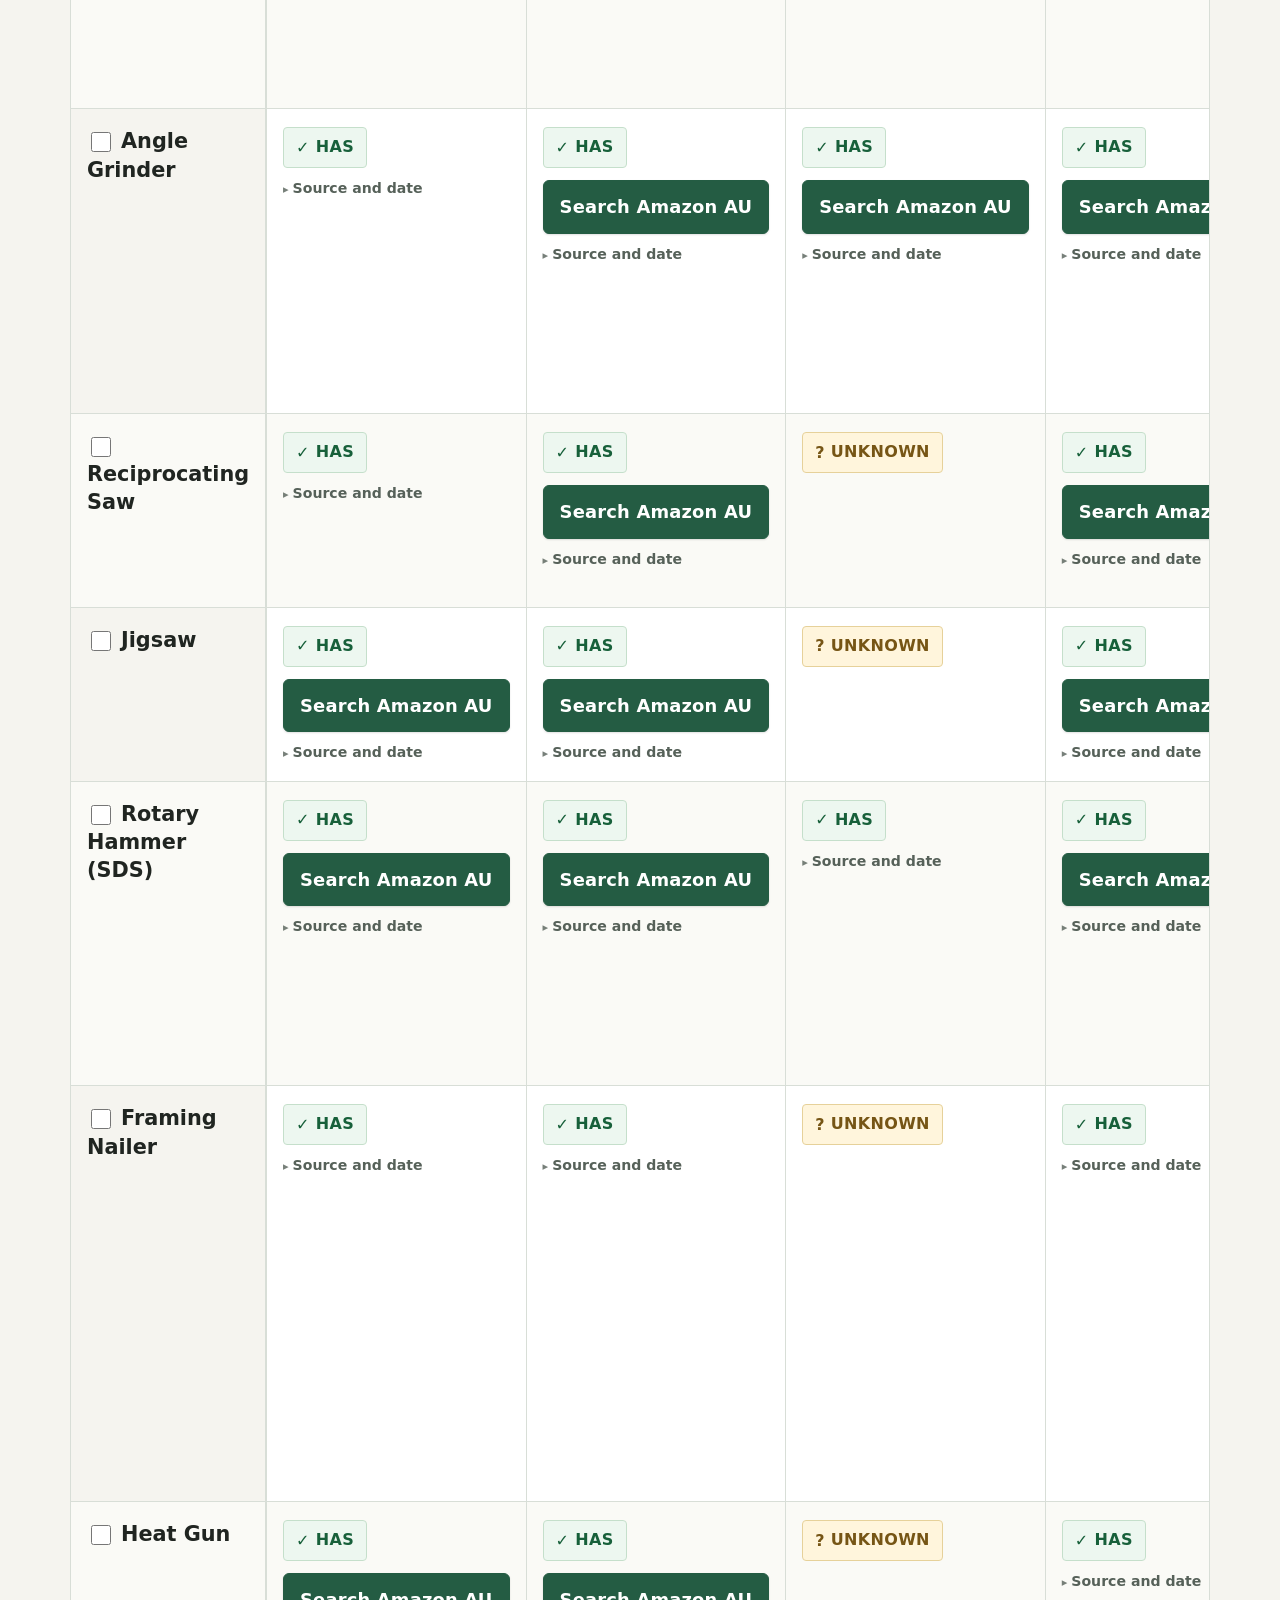
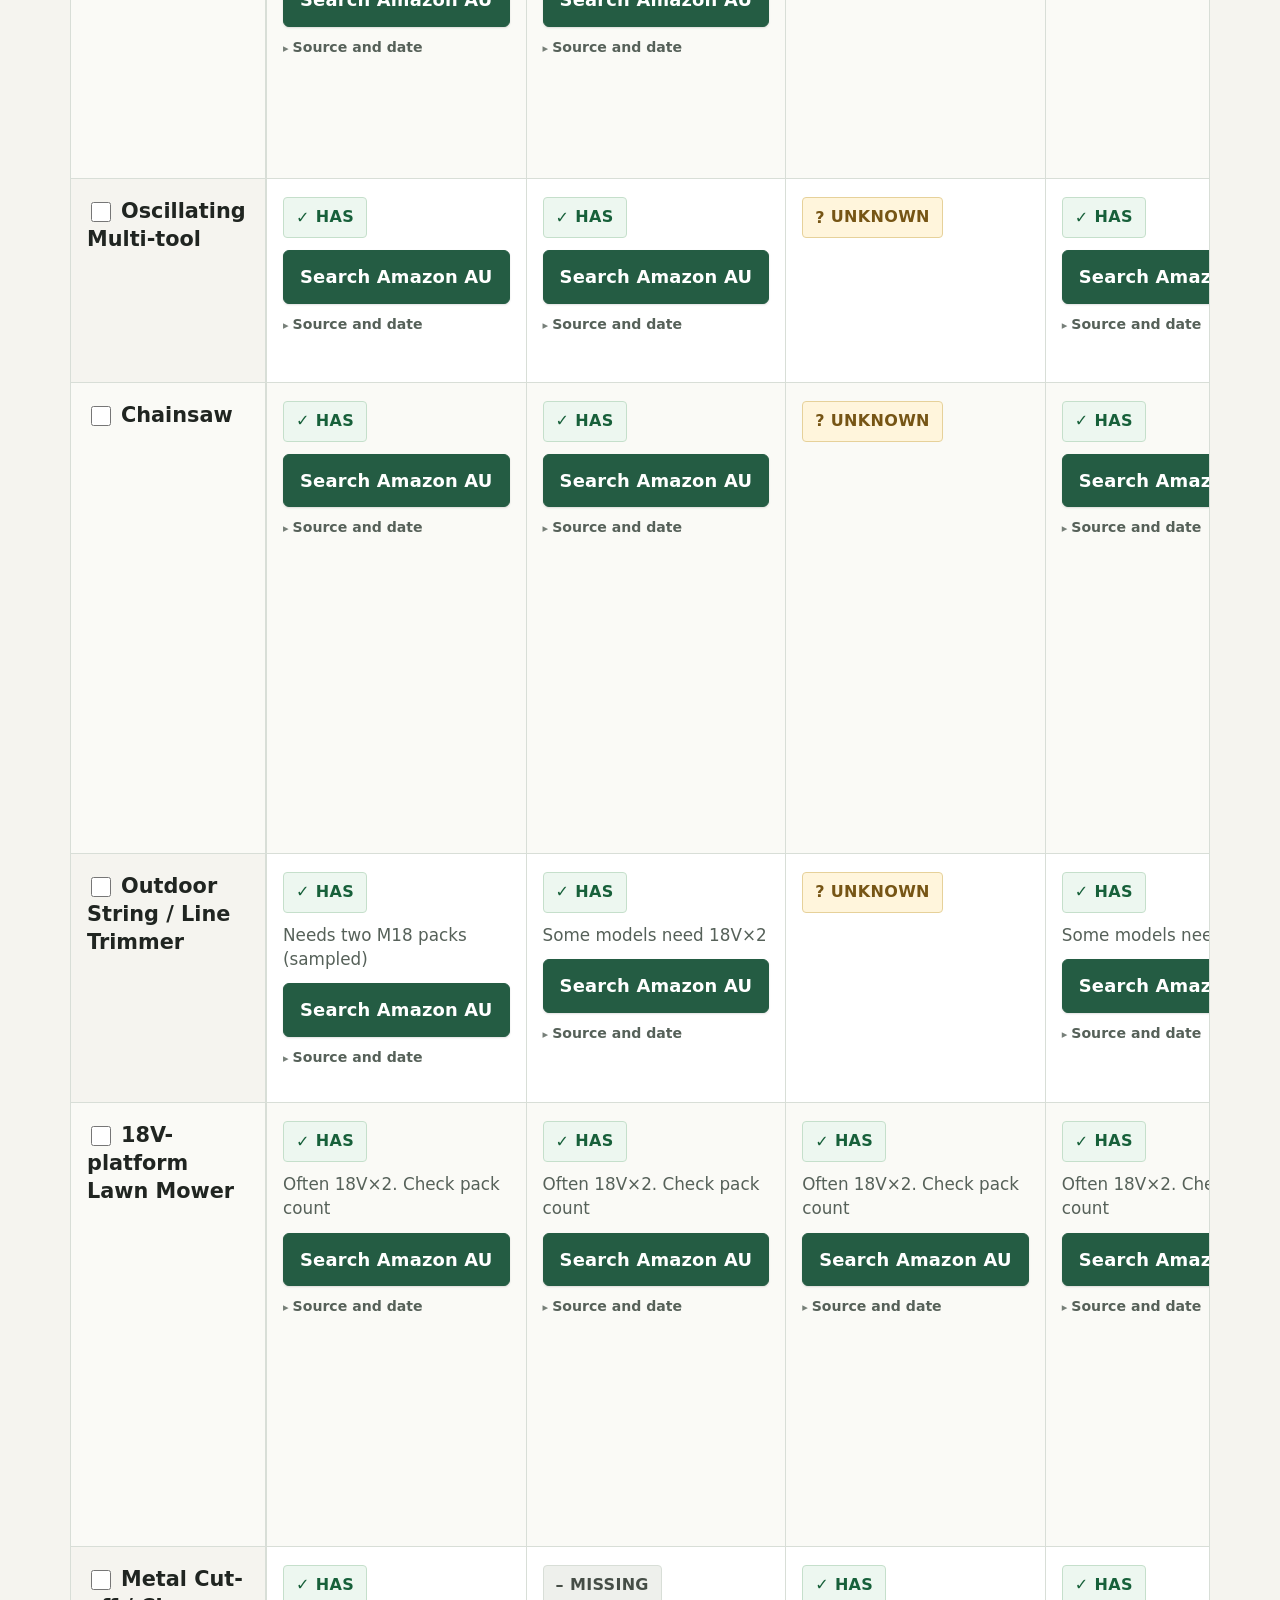
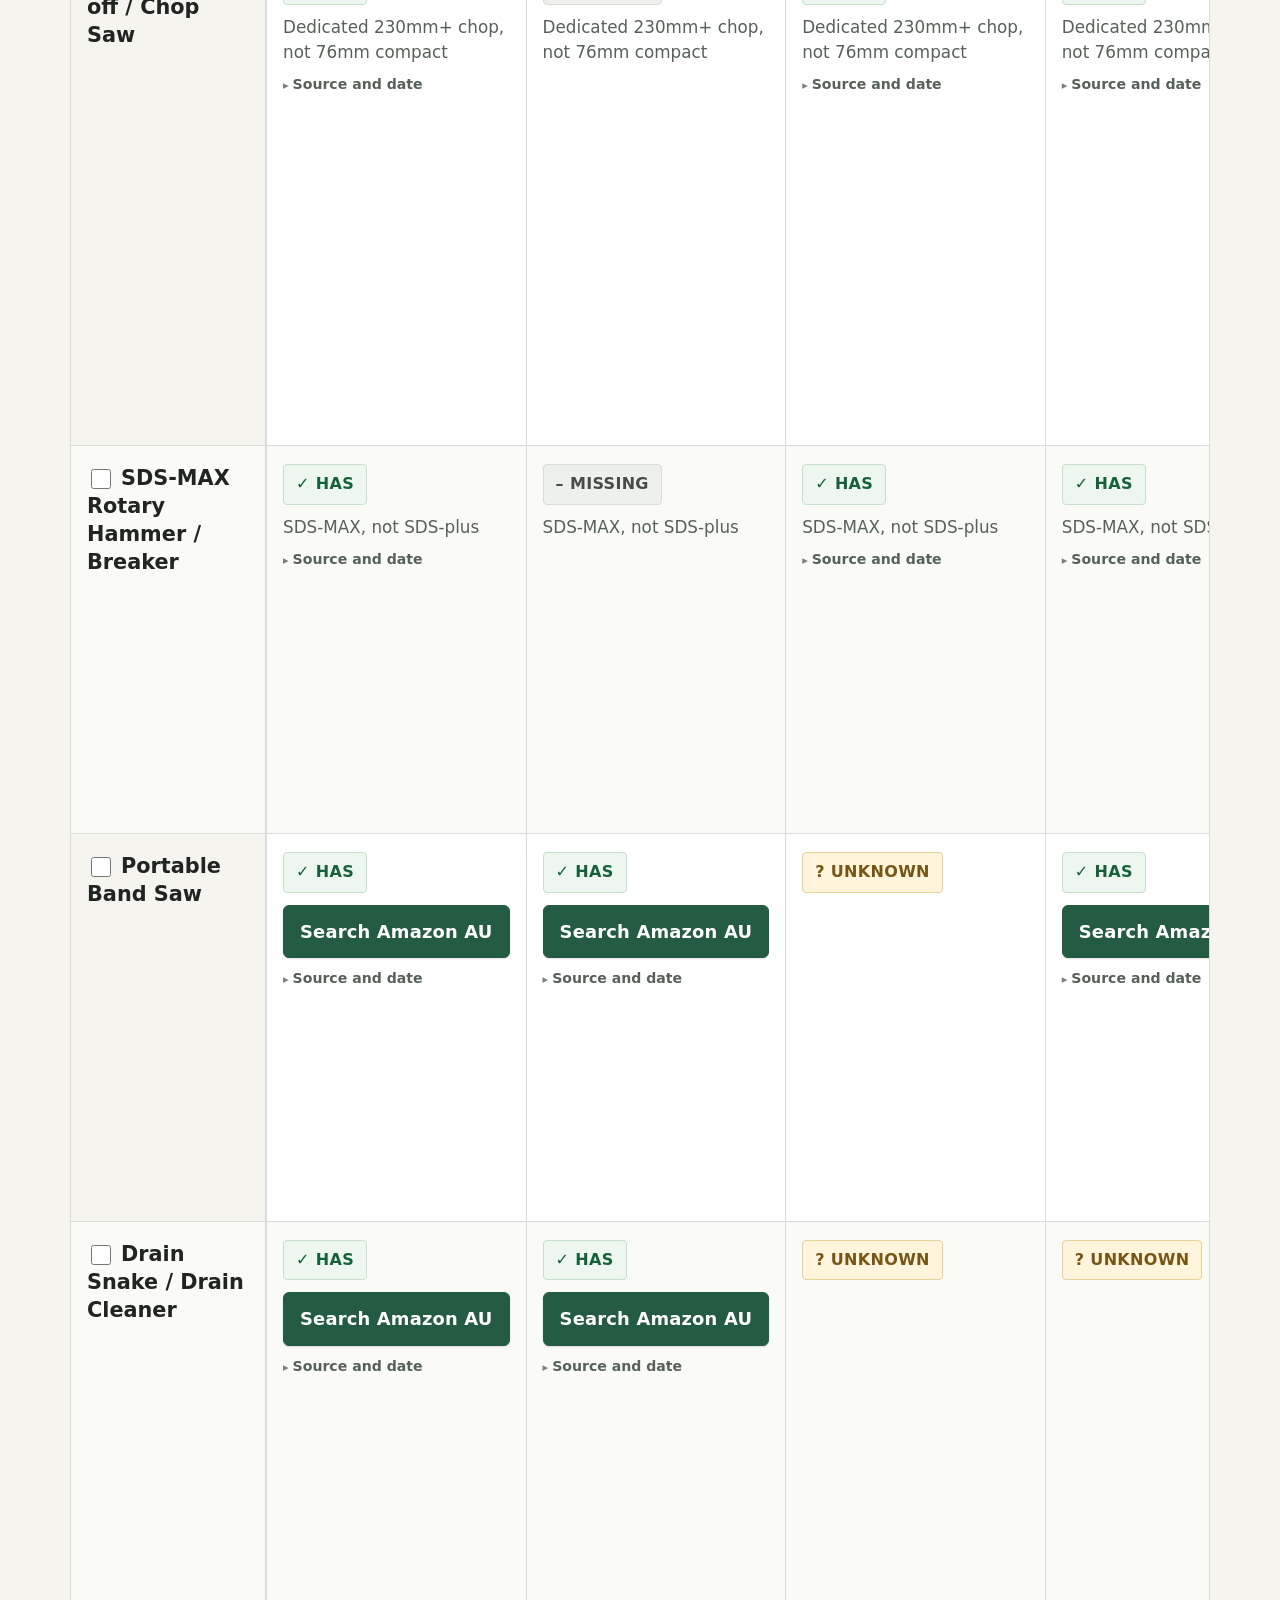
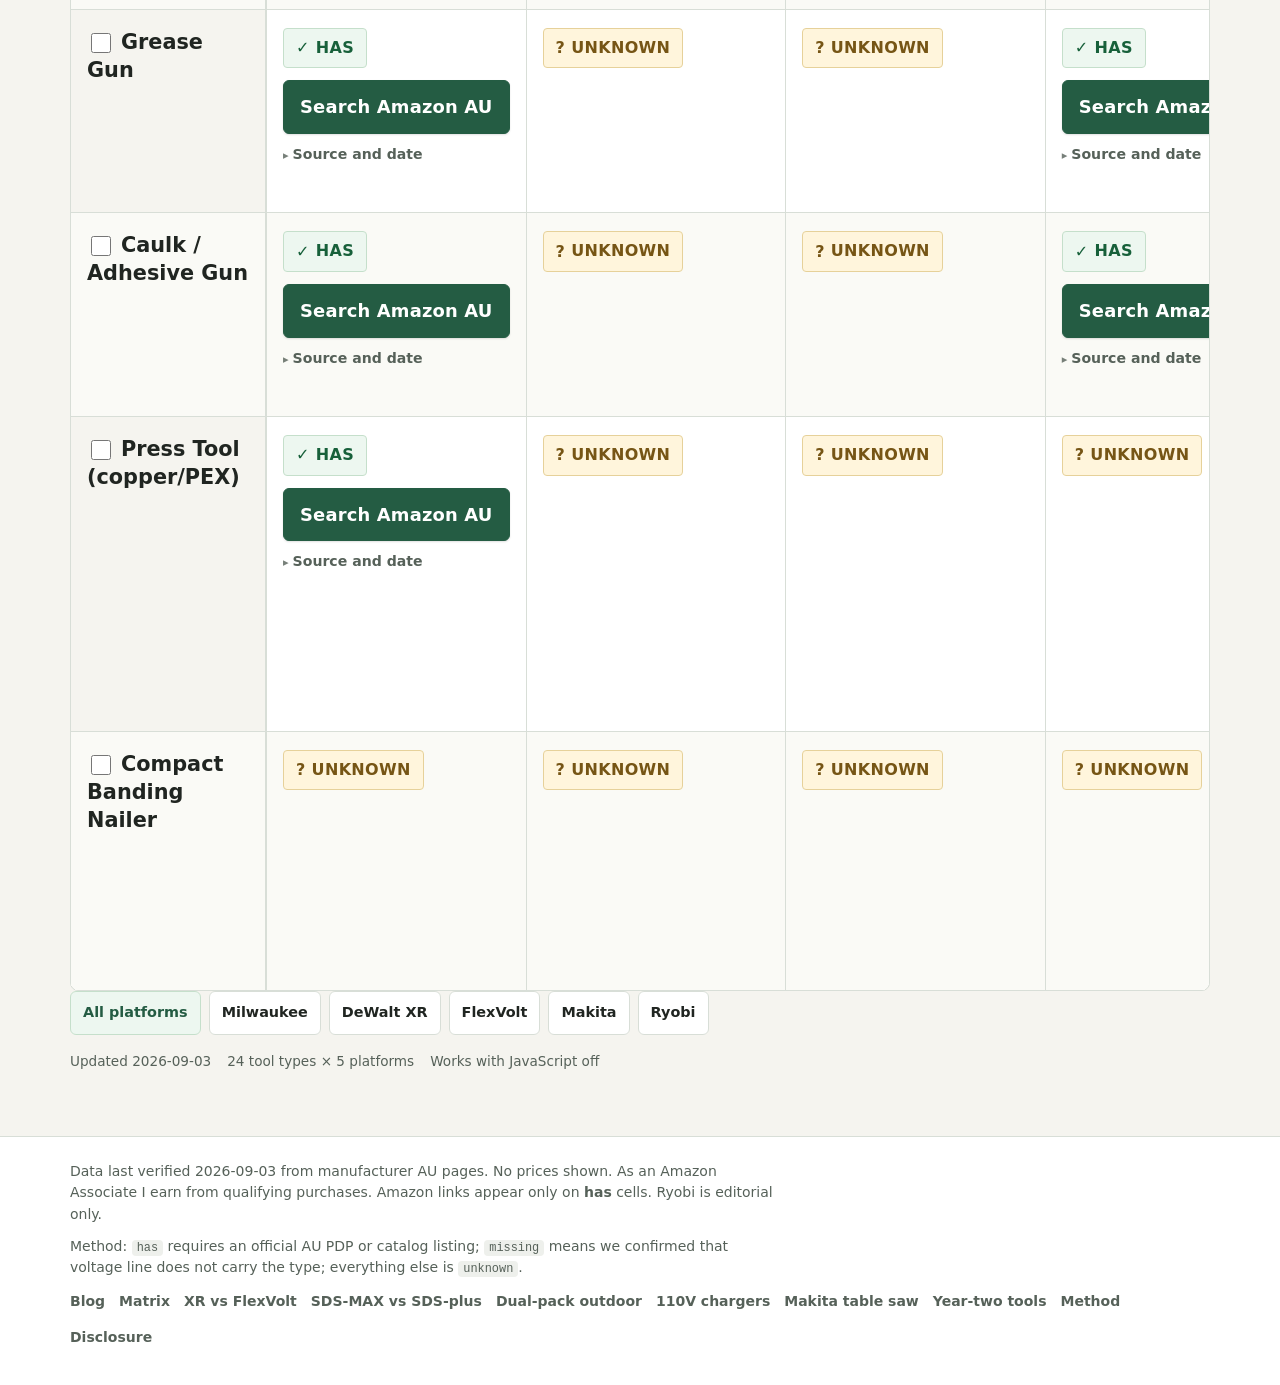
<file: matrix.html>
<!DOCTYPE html>
<html lang="en-AU">
<head>
<meta charset="utf-8">
<meta name="google-site-verification" content="frPZ5rPE7O19CZ2M46qLfvkckx6mxdPsTMzGyS9AQAI" />
<meta name="viewport" content="width=device-width, initial-scale=1">
<link rel="icon" href="favicon.svg" type="image/svg+xml">
<link rel="stylesheet" href="styles.css">
<title>AU cordless platform coverage matrix | Which Pack</title>
<meta name="description" content="Compare Australian tool coverage across Milwaukee, DeWalt, Makita and Ryobi. See what&#x27;s verified, what&#x27;s missing and what still needs checking.">
<link rel="canonical" href="https://moonoce95.github.io/which-pack/matrix.html">
<meta property="og:type" content="website">
<meta property="og:site_name" content="Which Pack">
<meta property="og:title" content="AU cordless platform coverage matrix | Which Pack">
<meta property="og:description" content="Compare Australian tool coverage across Milwaukee, DeWalt, Makita and Ryobi. See what&#x27;s verified, what&#x27;s missing and what still needs checking.">
<meta property="og:url" content="https://moonoce95.github.io/which-pack/matrix.html">
<meta property="og:image" content="https://moonoce95.github.io/which-pack/og.png">
<meta property="og:locale" content="en_AU">
<meta name="twitter:card" content="summary_large_image">
<meta name="twitter:title" content="AU cordless platform coverage matrix | Which Pack">
<meta name="twitter:description" content="Compare Australian tool coverage across Milwaukee, DeWalt, Makita and Ryobi. See what&#x27;s verified, what&#x27;s missing and what still needs checking.">
<meta name="twitter:image" content="https://moonoce95.github.io/which-pack/og.png">
</head>
<body>
<header class="site-header">
  <div class="header-inner">
    <a class="brand" href="index.html">
      <span class="brand-mark" aria-hidden="true">WP</span>
      <span>Which Pack<span class="brand-sub">AU cordless coverage</span></span>
    </a>
    <nav class="primary" aria-label="Primary">
      <a href="blog.html">Blog</a>
      <a href="matrix.html" aria-current="page">Matrix</a>
      <a href="traps.html">Traps</a>
      <a href="method.html">Method</a>
      <a href="disclosure.html">Disclosure</a>
    </nav>
  </div>
</header>
<main class="wrap">
  <section class="hero hero-compact" aria-labelledby="hero-title">
    <div class="hero-copy">
      <h1 id="hero-title">Before you buy a kit, check what else its platform can run.</h1>
      <p class="lede">Australian tool coverage across Milwaukee, DeWalt, Makita and Ryobi. Verified, missing, or still unknown. Checked against AU OEM catalogs.</p>
      <p class="hero-actions"><a class="btn-primary" href="#controls">Choose your tools</a></p>
      <p class="below-fold-secondary">Prefer a story first? <a href="blog.html">Read trap posts</a>.</p>
    </div>
    <figure class="hero-figure">
      <svg class="hero-art" viewBox="0 0 420 200" xmlns="http://www.w3.org/2000/svg" role="img" aria-label="Illustration of a generic cordless drill, battery pack and tools">
  <rect x="0" y="0" width="420" height="200" rx="8" fill="#EEF0EC"/>
  <!-- battery pack -->
  <rect x="38" y="58" width="72" height="92" rx="6" fill="#FFF" stroke="#245C43" stroke-width="2.5"/>
  <rect x="52" y="48" width="44" height="14" rx="3" fill="#245C43"/>
  <rect x="50" y="78" width="48" height="10" rx="2" fill="#D8DED7"/>
  <rect x="50" y="96" width="48" height="10" rx="2" fill="#D8DED7"/>
  <rect x="50" y="114" width="48" height="10" rx="2" fill="#EDF7F0" stroke="#17603A" stroke-width="1.5"/>
  <!-- drill body -->
  <g transform="translate(140,40)">
    <rect x="70" y="48" width="110" height="46" rx="10" fill="#FFF" stroke="#202521" stroke-width="2.5"/>
    <rect x="168" y="58" width="48" height="26" rx="6" fill="#566159"/>
    <circle cx="205" cy="71" r="18" fill="none" stroke="#202521" stroke-width="3"/>
    <circle cx="205" cy="71" r="8" fill="#D8DED7"/>
    <path d="M95 94 L95 140 L125 140 L125 110 L145 110 L145 94 Z" fill="#FFF" stroke="#202521" stroke-width="2.5" stroke-linejoin="round"/>
    <rect x="102" y="70" width="28" height="14" rx="3" fill="#245C43"/>
  </g>
  <!-- circular saw silhouette -->
  <g transform="translate(300,55)">
    <circle cx="48" cy="55" r="42" fill="#FFF" stroke="#202521" stroke-width="2.5"/>
    <circle cx="48" cy="55" r="12" fill="#EEF0EC" stroke="#566159" stroke-width="2"/>
    <path d="M48 13 L52 55 L48 97 L44 55 Z" fill="#D8DED7"/>
    <path d="M13 55 L48 59 L83 55 L48 51 Z" fill="#D8DED7"/>
    <rect x="8" y="8" width="36" height="18" rx="4" fill="#FFF" stroke="#245C43" stroke-width="2"/>
  </g>
</svg>
      <figcaption>Illustration. Battery requirements vary.</figcaption>
    </figure>
  </section>

  <section class="how-to-read" aria-labelledby="how-to-read-title">
    <h2 id="how-to-read-title">How to read this</h2>
    <p>Pick your platform column (the kit you own or are about to buy). <strong>Has</strong> means that tool exists on that AU line. <strong>Missing</strong> means it does not. <strong>Unknown</strong> means we have not checked it yet.</p>
    <p>Yellow tags flag kit traps: wrong voltage, or a tool that needs two packs. The Notes column says what that means before you spend.</p>
    <p class="how-to-shop"><a class="btn-primary" href="#controls">Jump to the matrix</a></p>
    <p class="below-fold-secondary">Looking for the overview? <a href="index.html">Back to home</a>.</p>
  </section>

  <aside class="callout" aria-labelledby="traps-heading">
    <h2 id="traps-heading"><span class="badge">Important</span> Voltage and FlexVolt traps</h2>
    <ul>
      <li>US chargers are usually 110–120V. AU is 230–240V. A plug adapter is not a transformer.</li>
      <li>DeWalt AU 18V XR is the same cell family often sold as 20V MAX in the US. Local packs use -XJ / -XE SKUs.</li>
      <li>DeWalt’s AU cordless table saw, track/plunge saw, SDS-MAX, and 230mm+ chop saw in this matrix are <strong>54V FlexVolt</strong>, not 18V XR.</li>
      <li>Some mowers and trimmers need two 18V packs. Check the notes before you buy.</li>
      <li>Ryobi ONE+ in AU is Bunnings-only. Shown for catalog honesty (not sold via our Amazon links).</li>
    </ul>
    <p class="callout-more"><a href="traps.html">DeWalt XR vs FlexVolt traps →</a> · <a href="sds-max-vs-sds-plus.html">SDS-MAX vs SDS-plus</a> · <a href="dual-pack-outdoor.html">Dual-pack outdoor</a> · <a href="amazon-au-110v-chargers.html">110V chargers</a></p>
  </aside>

  <p class="disclosure-banner" id="disclosure">As an Amazon Associate I earn from qualifying purchases. Affiliate relationships do not determine coverage results. <a href="disclosure.html">Full disclosure</a>.</p>

  <div class="legend" aria-label="Status legend">
    <span class="legend-title">Legend</span>
    <span class="pill has"><span class="status-ico" aria-hidden="true">✓</span> has · found on that AU line</span>
    <span class="pill missing"><span class="status-ico" aria-hidden="true">–</span> missing · not on that line</span>
    <span class="pill unknown"><span class="status-ico" aria-hidden="true">?</span> unknown · not verified yet</span>
  </div>

  <div class="toolbar filters" id="controls" role="group" aria-label="Filter and search tools">
    <label class="search-label" for="tool-search">Search</label>
    <input type="search" id="tool-search" name="q" placeholder="Search tools (saw, nailer…)" autocomplete="off">
    <span class="label">Show</span>
    <button type="button" data-f="all" class="on" aria-pressed="true">All tools</button>
    <button type="button" data-f="known" aria-pressed="false">Hide unknowns</button>
    <button type="button" data-f="traps" aria-pressed="false" title="Rows with a voltage or pack trap note">Voltage traps</button>
    <button type="button" data-f="selected" aria-pressed="false" id="btn-selected" hidden>Selected only</button>
  </div>
  <p class="scroll-hint desktop-only">On wider screens, swipe sideways if needed. The tool column stays put.</p>

  <div class="table-wrap desktop-only" id="table" role="region" aria-label="Platform coverage matrix" tabindex="0">
    <table class="matrix" id="matrix">
      <thead><tr><th scope="col">Tool type</th><th scope="col"><span class="plat-brand">Milwaukee</span><span class="plat-line">M18 · 18V</span></th><th scope="col"><span class="plat-brand">DeWalt</span><span class="plat-line">XR · 18V</span></th><th scope="col"><span class="plat-brand">DeWalt</span><span class="plat-line">FLEXVOLT · 54V</span></th><th scope="col"><span class="plat-brand">Makita</span><span class="plat-line">LXT · 18V</span></th><th scope="col"><span class="plat-brand">Ryobi</span><span class="plat-line">ONE+ · 18V</span></th><th scope="col">Notes</th></tr></thead>
      <tbody>
<tr class="is-trap" data-tool-id="circular_saw" data-known="1" data-trap="1"><th scope="row">Circular Saw</th><td><span class="status has"><span class="status-ico" aria-hidden="true">✓</span> has</span><a class="amz" rel="sponsored nofollow noopener" href="https://www.amazon.com.au/s?k=Milwaukee+M18+%28AU%29+circular+saw&amp;tag=whichpackau-22">Search Amazon AU</a><details class="cell-meta"><summary>Source and date</summary><div class="meta-body"><a class="src" href="https://www.milwaukeetool.com.au/system/m18/" rel="noopener noreferrer">milwaukeetool.com.au</a> · <span class="date">Verified 2026-09-03</span></div></details></td><td><span class="status has"><span class="status-ico" aria-hidden="true">✓</span> has</span><a class="amz" rel="sponsored nofollow noopener" href="https://www.amazon.com.au/s?k=DCS570N-XE&amp;tag=whichpackau-22">Search Amazon AU</a><details class="cell-meta"><summary>Source and date</summary><div class="meta-body"><span class="model">DCS570N-XE</span> · <a class="src" href="https://www.dewalt.com.au/product/dcs570n-xe/18v-xr-brushless-184mm-circular-saw-tool-only" rel="noopener noreferrer">dewalt.com.au</a> · <span class="date">Verified 2026-09-03</span></div></details></td><td><span class="status has"><span class="status-ico" aria-hidden="true">✓</span> has</span><details class="cell-meta"><summary>Source and date</summary><div class="meta-body"><span class="model">DCS577N-XJ</span> · <a class="src" href="https://www.dewalt.com.au/en-au/product/dcs577n-xj/54v-xr-flexvolt-190-mm-high-torque-circular-saw-tool-only" rel="noopener noreferrer">dewalt.com.au</a> · <span class="date">Verified 2026-09-03</span></div></details></td><td><span class="status has"><span class="status-ico" aria-hidden="true">✓</span> has</span><a class="amz" rel="sponsored nofollow noopener" href="https://www.amazon.com.au/s?k=DHS680Z&amp;tag=whichpackau-22">Search Amazon AU</a><details class="cell-meta"><summary>Source and date</summary><div class="meta-body"><span class="model">DHS680Z</span> · <a class="src" href="https://makita.com.au/cordless/lxt-18v-36v/saws" rel="noopener noreferrer">makita.com.au</a> · <span class="date">Verified 2026-09-03</span></div></details></td><td><span class="status has"><span class="status-ico" aria-hidden="true">✓</span> has</span><details class="cell-meta"><summary>Source and date</summary><div class="meta-body"><a class="src" href="https://www.ryobi.com.au/one" rel="noopener noreferrer">ryobi.com.au</a> · <span class="date">Verified 2026-09-03</span></div></details></td><td class="note"><span class="trap-tag">Voltage trap</span>Makita LXT circulars show up on the AU catalog (DHS680Z and similar). Ryobi ONE+ has a Circular Saws category. DeWalt FlexVolt DCS577N-XJ 190mm high-torque is confirmed (DCS578N-XE 184mm also listed).</td></tr>
<tr data-tool-id="impact_wrench" data-known="1" data-trap="0"><th scope="row">Impact Wrench</th><td><span class="status has"><span class="status-ico" aria-hidden="true">✓</span> has</span><a class="amz" rel="sponsored nofollow noopener" href="https://www.amazon.com.au/s?k=Milwaukee+M18+%28AU%29+impact+wrench&amp;tag=whichpackau-22">Search Amazon AU</a><details class="cell-meta"><summary>Source and date</summary><div class="meta-body"><a class="src" href="https://www.milwaukeetool.com.au/system/m18/" rel="noopener noreferrer">milwaukeetool.com.au</a> · <span class="date">Verified 2026-09-03</span></div></details></td><td><span class="status has"><span class="status-ico" aria-hidden="true">✓</span> has</span><a class="amz" rel="sponsored nofollow noopener" href="https://www.amazon.com.au/s?k=DeWalt+18V+XR+impact+wrench&amp;tag=whichpackau-22">Search Amazon AU</a><details class="cell-meta"><summary>Source and date</summary><div class="meta-body"><span class="model">DCF891N-XJ</span> · <a class="src" href="https://www.dewalt.com.au/en-au/product/dcf891n-xj/18v-xr-brushless-12-hog-ring-mid-torque-impact-wrench-bare-unit" rel="noopener noreferrer">dewalt.com.au</a> · <span class="date">Verified 2026-09-03</span></div></details></td><td><span class="status unknown"><span class="status-ico" aria-hidden="true">?</span> unknown</span></td><td><span class="status has"><span class="status-ico" aria-hidden="true">✓</span> has</span><a class="amz" rel="sponsored nofollow noopener" href="https://www.amazon.com.au/s?k=Makita+LXT+18V+%28AU%29+impact+wrench&amp;tag=whichpackau-22">Search Amazon AU</a><details class="cell-meta"><summary>Source and date</summary><div class="meta-body"><a class="src" href="https://makita.com.au/cordless/lxt-18v-36v/drills-fastening" rel="noopener noreferrer">makita.com.au</a> · <span class="date">Verified 2026-09-03</span></div></details></td><td><span class="status has"><span class="status-ico" aria-hidden="true">✓</span> has</span><details class="cell-meta"><summary>Source and date</summary><div class="meta-body"><a class="src" href="https://www.ryobi.com.au/one" rel="noopener noreferrer">ryobi.com.au</a> · <span class="date">Verified 2026-09-03</span></div></details></td><td class="note">Makita LXT has an impact-wrenches category on the AU site. Ryobi ONE+ nav lists Impact Wrenches.</td></tr>
<tr class="is-trap" data-tool-id="mitre_saw" data-known="1" data-trap="1"><th scope="row">Mitre Saw</th><td><span class="status has"><span class="status-ico" aria-hidden="true">✓</span> has</span><details class="cell-meta"><summary>Source and date</summary><div class="meta-body"><span class="model">M18FMS184-0</span> · <a class="src" href="https://www.milwaukeetool.com.au/power-tools/saws/mitre-saws/M18FMS184-0.html" rel="noopener noreferrer">milwaukeetool.com.au</a> · <span class="date">Verified 2026-09-03</span></div></details></td><td><span class="status has"><span class="status-ico" aria-hidden="true">✓</span> has</span><details class="cell-meta"><summary>Source and date</summary><div class="meta-body"><span class="model">DCS365N-XE</span> · <a class="src" href="https://www.dewalt.com.au/en-au/product/dcs365n-xe/18v-xr-cordless-mitre-saw-tool-only" rel="noopener noreferrer">dewalt.com.au</a> · <span class="date">Verified 2026-09-03</span></div></details></td><td><span class="status has"><span class="status-ico" aria-hidden="true">✓</span> has</span><details class="cell-meta"><summary>Source and date</summary><div class="meta-body"><span class="model">DCS781N-XE</span> · <a class="src" href="https://www.dewalt.com.au/en-au/product/dcs781n-xe/54v-xr-flexvolt-305mm-mitre-saw-tool-only" rel="noopener noreferrer">dewalt.com.au</a> · <span class="date">Verified 2026-09-03</span></div></details></td><td><span class="status has"><span class="status-ico" aria-hidden="true">✓</span> has</span><details class="cell-meta"><summary>Source and date</summary><div class="meta-body"><a class="src" href="https://makita.com.au/cordless/lxt-18v-36v/saws/mitre-saws/dls600z-18v-brushless-165mm-6-1-2-compact-mitre-saw" rel="noopener noreferrer">makita.com.au</a> · <span class="date">Verified 2026-09-03</span></div></details></td><td><span class="status has"><span class="status-ico" aria-hidden="true">✓</span> has</span><details class="cell-meta"><summary>Source and date</summary><div class="meta-body"><a class="src" href="https://www.ryobi.com.au/products/mitre-saws/18v-one-184mm-mitre-saw-tool-only" rel="noopener noreferrer">ryobi.com.au</a> · <span class="date">Verified 2026-09-03</span></div></details></td><td class="note"><span class="trap-tag">Pack-count note</span>Not a FlexVolt-only trap. DeWalt AU has 18V XR (DCS365N-XE) and 54V FlexVolt mitres (DCS781N-XE 305mm, DCS777N-XJ 216mm). Milwaukee M18FMS184-0 is 18V. Makita DLS600Z is single 18V (bigger ones are 18Vx2). Ryobi RMS 184mm is ONE+.</td></tr>
<tr class="is-trap" data-tool-id="jobsite_table_saw" data-known="1" data-trap="1"><th scope="row">Jobsite Table Saw</th><td><span class="status has"><span class="status-ico" aria-hidden="true">✓</span> has</span><details class="cell-meta"><summary>Source and date</summary><div class="meta-body"><span class="model">M18FTS210-0</span> · <a class="src" href="https://www.milwaukeetool.com.au/power-tools/saws/table-saws/M18FTS210-0.html" rel="noopener noreferrer">milwaukeetool.com.au</a> · <span class="date">Verified 2026-09-03</span></div></details></td><td><span class="status missing"><span class="status-ico" aria-hidden="true">–</span> missing</span></td><td><span class="status has"><span class="status-ico" aria-hidden="true">✓</span> has</span><details class="cell-meta"><summary>Source and date</summary><div class="meta-body"><span class="model">DCS7485N-XJ</span> · <a class="src" href="https://www.dewalt.com.au/product/dcs7485n-xj/54v-xr-flexvolt-210mm-table-saw-bare-unit" rel="noopener noreferrer">dewalt.com.au</a> · <span class="date">Verified 2026-09-03</span></div></details></td><td><span class="status missing"><span class="status-ico" aria-hidden="true">–</span> missing</span></td><td><span class="status has"><span class="status-ico" aria-hidden="true">✓</span> has</span><details class="cell-meta"><summary>Source and date</summary><div class="meta-body"><a class="src" href="https://www.ryobi.com.au/products/table-saws/18v-one-hptm-brushless-210mm-table-saw-tool-only" rel="noopener noreferrer">ryobi.com.au</a> · <span class="date">Verified 2026-09-03</span></div></details></td><td class="note"><span class="trap-tag">Voltage trap</span>DeWalt’s cordless table saw in AU is 54V FlexVolt (DCS7485N-XJ), not the 18V XR pack you’d buy in a starter kit. Milwaukee M18FTS210-0 and Ryobi RTBS18X are 18V. Makita LXT has no cordless table saw here. Corded Makita bench saws exist (2704N, MLT100N).</td></tr>
<tr class="is-trap" data-tool-id="track_saw___plunge_saw" data-known="1" data-trap="1"><th scope="row">Track / Plunge Saw</th><td><span class="status has"><span class="status-ico" aria-hidden="true">✓</span> has</span><details class="cell-meta"><summary>Source and date</summary><div class="meta-body"><span class="model">M18FPS55-0P</span> · <a class="src" href="https://www.milwaukeetool.com.au/power-tools/saws/track-saws/M18FPS55-0P.html" rel="noopener noreferrer">milwaukeetool.com.au</a> · <span class="date">Verified 2026-09-03</span></div></details></td><td><span class="status missing"><span class="status-ico" aria-hidden="true">–</span> missing</span></td><td><span class="status has"><span class="status-ico" aria-hidden="true">✓</span> has</span><details class="cell-meta"><summary>Source and date</summary><div class="meta-body"><span class="model">DCS520NT-XJ</span> · <a class="src" href="https://www.dewalt.com.au/en-au/product/dcs520nt-xj/54v-xr-flexvolt-165-mm-plunge-saw-tool-only" rel="noopener noreferrer">dewalt.com.au</a> · <span class="date">Verified 2026-09-03</span></div></details></td><td><span class="status has"><span class="status-ico" aria-hidden="true">✓</span> has</span><div class="req">Sample is 18V×2 LXT</div><details class="cell-meta"><summary>Source and date</summary><div class="meta-body"><a class="src" href="https://makita.com.au/cordless/lxt-18v-36v/saws/circular-saws/dsp600zj-18vx2-mobile-brushless-165mm-6-1-2-plunge-cut-saw" rel="noopener noreferrer">makita.com.au</a> · <span class="date">Verified 2026-09-03</span></div></details></td><td><span class="status has"><span class="status-ico" aria-hidden="true">✓</span> has</span><details class="cell-meta"><summary>Source and date</summary><div class="meta-body"><a class="src" href="https://www.ryobi.com.au/products/circular-saws/18v-one-hptm-brushless-165mm-track-saw-tool-only" rel="noopener noreferrer">ryobi.com.au</a> · <span class="date">Verified 2026-09-03</span></div></details></td><td class="note"><span class="trap-tag">Voltage trap</span>Same voltage trap as the table saw. DeWalt’s cordless track/plunge saw in AU is 54V FlexVolt (DCS520NT-XJ). XR has circular saws (DCS565, DCS570, DCS571), not a plunge/track saw. Makita DSP600ZJ needs two 18V LXT packs. Milwaukee M18FPS55-0P and Ryobi RPLS18X are single 18V.</td></tr>
<tr class="is-trap" data-tool-id="wet_dry_vac___dust_extractor" data-known="1" data-trap="1"><th scope="row">Wet/Dry Vac / Dust Extractor</th><td><span class="status has"><span class="status-ico" aria-hidden="true">✓</span> has</span><a class="amz" rel="sponsored nofollow noopener" href="https://www.amazon.com.au/s?k=M18WDV-0&amp;tag=whichpackau-22">Search Amazon AU</a><details class="cell-meta"><summary>Source and date</summary><div class="meta-body"><span class="model">M18WDV-0</span> · <a class="src" href="https://www.milwaukeetool.com.au/power-tools/job-site-clean-up/vacuums/M18WDV-0.html" rel="noopener noreferrer">milwaukeetool.com.au</a> · <span class="date">Verified 2026-09-03</span></div></details></td><td><span class="status has"><span class="status-ico" aria-hidden="true">✓</span> has</span><a class="amz" rel="sponsored nofollow noopener" href="https://www.amazon.com.au/s?k=DCV501LN-XJ&amp;tag=whichpackau-22">Search Amazon AU</a><details class="cell-meta"><summary>Source and date</summary><div class="meta-body"><span class="model">DCV501LN-XJ</span> · <a class="src" href="https://www.dewalt.com.au/en-au/product/dcv501ln-xj/18v-xr-l-class-stick-vac-tool-only" rel="noopener noreferrer">dewalt.com.au</a> · <span class="date">Verified 2026-09-03</span></div></details></td><td><span class="status has"><span class="status-ico" aria-hidden="true">✓</span> has</span><a class="amz" rel="sponsored nofollow noopener" href="https://www.amazon.com.au/s?k=DCV586MN-XJ&amp;tag=whichpackau-22">Search Amazon AU</a><details class="cell-meta"><summary>Source and date</summary><div class="meta-body"><span class="model">DCV586MN-XJ</span> · <a class="src" href="https://www.dewalt.com.au/en-au/product/dcv586mn-xj/54v-xr-flexvolt-m-class-wetdry-dust-extractor-tool-only" rel="noopener noreferrer">dewalt.com.au</a> · <span class="date">Verified 2026-09-03</span></div></details></td><td><span class="status has"><span class="status-ico" aria-hidden="true">✓</span> has</span><a class="amz" rel="sponsored nofollow noopener" href="https://www.amazon.com.au/s?k=DVC750LZX1&amp;tag=whichpackau-22">Search Amazon AU</a><details class="cell-meta"><summary>Source and date</summary><div class="meta-body"><span class="model">DVC750LZX1</span> · <a class="src" href="https://makita.com.au/cordless/lxt-18v-36v/dust-extraction/dvc750lzx1" rel="noopener noreferrer">makita.com.au</a> · <span class="date">Verified 2026-09-03</span></div></details></td><td><span class="status has"><span class="status-ico" aria-hidden="true">✓</span> has</span><details class="cell-meta"><summary>Source and date</summary><div class="meta-body"><a class="src" href="https://www.ryobi.com.au/products/wet-dry-vacs/18v-one-18l-wet-dry-vacuum-tool-only" rel="noopener noreferrer">ryobi.com.au</a> · <span class="date">Verified 2026-09-03</span></div></details></td><td class="note"><span class="trap-tag">Voltage trap</span>Stick vac, wet/dry vac, and dust extractor count as one type. DeWalt has an 18V XR L-class stick vac (DCV501LN-XJ) and a 54V FlexVolt M-class extractor (DCV586MN-XJ). Also sampled: Milwaukee M18WDV-0 7.5L, Makita DVC750LZX1, Ryobi 18L ONE+ wet/dry.</td></tr>
<tr class="is-trap" data-tool-id="angle_grinder" data-known="1" data-trap="1"><th scope="row">Angle Grinder</th><td><span class="status has"><span class="status-ico" aria-hidden="true">✓</span> has</span><details class="cell-meta"><summary>Source and date</summary><div class="meta-body"><span class="model">M18FSAG125XPDB20</span> · <a class="src" href="https://www.milwaukeetool.com.au/power-tools/metalworking/angle-grinders/M18FSAG125XPDB20.html" rel="noopener noreferrer">milwaukeetool.com.au</a> · <span class="date">Verified 2026-09-03</span></div></details></td><td><span class="status has"><span class="status-ico" aria-hidden="true">✓</span> has</span><a class="amz" rel="sponsored nofollow noopener" href="https://www.amazon.com.au/s?k=DeWalt+18V+XR+angle+grinder&amp;tag=whichpackau-22">Search Amazon AU</a><details class="cell-meta"><summary>Source and date</summary><div class="meta-body"><span class="model">DCG405FN-XJ</span> · <a class="src" href="https://www.dewalt.com.au/en-au/product/dcg405fn-xj/18v-xr-brushless-125mm-flat-head-angle-grinder-tool-only" rel="noopener noreferrer">dewalt.com.au</a> · <span class="date">Verified 2026-09-03</span></div></details></td><td><span class="status has"><span class="status-ico" aria-hidden="true">✓</span> has</span><a class="amz" rel="sponsored nofollow noopener" href="https://www.amazon.com.au/s?k=DCG418N-XJ&amp;tag=whichpackau-22">Search Amazon AU</a><details class="cell-meta"><summary>Source and date</summary><div class="meta-body"><span class="model">DCG418N-XJ</span> · <a class="src" href="https://www.dewalt.com.au/en-au/product/dcg418n-xj/54v-xr-flexvolt-125mm-side-handle-angle-grinder-tool-only" rel="noopener noreferrer">dewalt.com.au</a> · <span class="date">Verified 2026-09-03</span></div></details></td><td><span class="status has"><span class="status-ico" aria-hidden="true">✓</span> has</span><a class="amz" rel="sponsored nofollow noopener" href="https://www.amazon.com.au/s?k=DGA504Z&amp;tag=whichpackau-22">Search Amazon AU</a><details class="cell-meta"><summary>Source and date</summary><div class="meta-body"><span class="model">DGA504Z</span> · <a class="src" href="https://makita.com.au/cordless/lxt-18v-36v/grinding-sanding-polishing/angle-grinders/dga504z-18v-mobile-brushless-125mm-slide-switch-angle-grinder" rel="noopener noreferrer">makita.com.au</a> · <span class="date">Verified 2026-09-03</span></div></details></td><td><span class="status has"><span class="status-ico" aria-hidden="true">✓</span> has</span><details class="cell-meta"><summary>Source and date</summary><div class="meta-body"><a class="src" href="https://www.ryobi.com.au/products/angle-grinders/18v-one-125mm-angle-grinder-tool-only" rel="noopener noreferrer">ryobi.com.au</a> · <span class="date">Verified 2026-09-03</span></div></details></td><td class="note"><span class="trap-tag">Voltage trap</span>FlexVolt DCG418N-XJ 54V 125mm side-handle is confirmed on the AU site. Also sampled: Milwaukee M18FSAG125XPDB20, DeWalt XR DCG405FN-XJ, Makita DGA504Z, Ryobi 125mm ONE+.</td></tr>
<tr class="is-trap" data-tool-id="reciprocating_saw" data-known="1" data-trap="1"><th scope="row">Reciprocating Saw</th><td><span class="status has"><span class="status-ico" aria-hidden="true">✓</span> has</span><details class="cell-meta"><summary>Source and date</summary><div class="meta-body"><span class="model">M18FSX-0</span> · <a class="src" href="https://www.milwaukeetool.com.au/power-tools/saws/reciprocating-saws/M18FSX-0.html" rel="noopener noreferrer">milwaukeetool.com.au</a> · <span class="date">Verified 2026-09-03</span></div></details></td><td><span class="status has"><span class="status-ico" aria-hidden="true">✓</span> has</span><a class="amz" rel="sponsored nofollow noopener" href="https://www.amazon.com.au/s?k=DCS369N-XJ&amp;tag=whichpackau-22">Search Amazon AU</a><details class="cell-meta"><summary>Source and date</summary><div class="meta-body"><span class="model">DCS369N-XJ</span> · <a class="src" href="https://www.dewalt.com.au/en-au/product/dcs369n-xj/dewalt-18v-xr-brushless-compact-reciprocating-saw-tool-only" rel="noopener noreferrer">dewalt.com.au</a> · <span class="date">Verified 2026-09-03</span></div></details></td><td><span class="status unknown"><span class="status-ico" aria-hidden="true">?</span> unknown</span></td><td><span class="status has"><span class="status-ico" aria-hidden="true">✓</span> has</span><a class="amz" rel="sponsored nofollow noopener" href="https://www.amazon.com.au/s?k=DJR187Z&amp;tag=whichpackau-22">Search Amazon AU</a><details class="cell-meta"><summary>Source and date</summary><div class="meta-body"><span class="model">DJR187Z</span> · <a class="src" href="https://makita.com.au/cordless/lxt-18v-36v/saws/reciprocating-saws/djr187z-18v-mobile-brushless-recipro-saw" rel="noopener noreferrer">makita.com.au</a> · <span class="date">Verified 2026-09-03</span></div></details></td><td><span class="status has"><span class="status-ico" aria-hidden="true">✓</span> has</span><details class="cell-meta"><summary>Source and date</summary><div class="meta-body"><a class="src" href="https://www.ryobi.com.au/products/reciprocating-saws/18v-one-reciprocating-saw-tool-only" rel="noopener noreferrer">ryobi.com.au</a> · <span class="date">Verified 2026-09-03</span></div></details></td><td class="note"><span class="trap-tag">Voltage trap</span>Sawzall, recipro, and reciprocating count as one type here. A FlexVolt recip was not sampled this pass.</td></tr>
<tr class="is-trap" data-tool-id="jigsaw" data-known="1" data-trap="1"><th scope="row">Jigsaw</th><td><span class="status has"><span class="status-ico" aria-hidden="true">✓</span> has</span><a class="amz" rel="sponsored nofollow noopener" href="https://www.amazon.com.au/s?k=M18FBJS-0&amp;tag=whichpackau-22">Search Amazon AU</a><details class="cell-meta"><summary>Source and date</summary><div class="meta-body"><span class="model">M18FBJS-0</span> · <a class="src" href="https://www.milwaukeetool.com.au/power-tools/saws/jigsaws/M18FBJS-0.html" rel="noopener noreferrer">milwaukeetool.com.au</a> · <span class="date">Verified 2026-09-03</span></div></details></td><td><span class="status has"><span class="status-ico" aria-hidden="true">✓</span> has</span><a class="amz" rel="sponsored nofollow noopener" href="https://www.amazon.com.au/s?k=DCS334N-XJ&amp;tag=whichpackau-22">Search Amazon AU</a><details class="cell-meta"><summary>Source and date</summary><div class="meta-body"><span class="model">DCS334N-XJ</span> · <a class="src" href="https://www.dewalt.com.au/en-au/product/dcs334n-xj/18v-xr-brushless-jigsaw-tool-only" rel="noopener noreferrer">dewalt.com.au</a> · <span class="date">Verified 2026-09-03</span></div></details></td><td><span class="status unknown"><span class="status-ico" aria-hidden="true">?</span> unknown</span></td><td><span class="status has"><span class="status-ico" aria-hidden="true">✓</span> has</span><a class="amz" rel="sponsored nofollow noopener" href="https://www.amazon.com.au/s?k=DJV182Z&amp;tag=whichpackau-22">Search Amazon AU</a><details class="cell-meta"><summary>Source and date</summary><div class="meta-body"><span class="model">DJV182Z</span> · <a class="src" href="https://makita.com.au/cordless/lxt-18v-36v/saws/jigsaws/djv182z-18v-mobile-brushless-d-handle-jigsaw" rel="noopener noreferrer">makita.com.au</a> · <span class="date">Verified 2026-09-03</span></div></details></td><td><span class="status has"><span class="status-ico" aria-hidden="true">✓</span> has</span><details class="cell-meta"><summary>Source and date</summary><div class="meta-body"><a class="src" href="https://www.ryobi.com.au/products/jigsaws/18v-one-jigsaw-tool-only-0" rel="noopener noreferrer">ryobi.com.au</a> · <span class="date">Verified 2026-09-03</span></div></details></td><td class="note"><span class="trap-tag">Voltage trap</span>A FlexVolt jigsaw was not sampled this pass.</td></tr>
<tr class="is-trap" data-tool-id="rotary_hammer_(sds)" data-known="1" data-trap="1"><th scope="row">Rotary Hammer (SDS)</th><td><span class="status has"><span class="status-ico" aria-hidden="true">✓</span> has</span><a class="amz" rel="sponsored nofollow noopener" href="https://www.amazon.com.au/s?k=Milwaukee+M18+%28AU%29+rotary+hammer+%28SDS%29&amp;tag=whichpackau-22">Search Amazon AU</a><details class="cell-meta"><summary>Source and date</summary><div class="meta-body"><a class="src" href="https://www.milwaukeetool.com.au/system/m18/" rel="noopener noreferrer">milwaukeetool.com.au</a> · <span class="date">Verified 2026-09-03</span></div></details></td><td><span class="status has"><span class="status-ico" aria-hidden="true">✓</span> has</span><a class="amz" rel="sponsored nofollow noopener" href="https://www.amazon.com.au/s?k=DCH133N-XJ&amp;tag=whichpackau-22">Search Amazon AU</a><details class="cell-meta"><summary>Source and date</summary><div class="meta-body"><span class="model">DCH133N-XJ</span> · <a class="src" href="https://www.dewalt.com.au/product/dch133n-xj/18v-xr-brushless-26mm-sds-plus-hammer-drill-bare-unit" rel="noopener noreferrer">dewalt.com.au</a> · <span class="date">Verified 2026-09-03</span></div></details></td><td><span class="status has"><span class="status-ico" aria-hidden="true">✓</span> has</span><details class="cell-meta"><summary>Source and date</summary><div class="meta-body"><span class="model">DCH333NT-XJ</span> · <a class="src" href="https://www.dewalt.com.au/en-au/product/dch333nt-xj/54v-xr-flexvolt-brushless-30mm-sds-plus-hammer-drill-bare-tool-only" rel="noopener noreferrer">dewalt.com.au</a> · <span class="date">Verified 2026-09-03</span></div></details></td><td><span class="status has"><span class="status-ico" aria-hidden="true">✓</span> has</span><a class="amz" rel="sponsored nofollow noopener" href="https://www.amazon.com.au/s?k=DHR242ZJW&amp;tag=whichpackau-22">Search Amazon AU</a><details class="cell-meta"><summary>Source and date</summary><div class="meta-body"><span class="model">DHR242ZJW</span> · <a class="src" href="https://makita.com.au/cordless/lxt-18v-36v/drills-fastening/rotary-hammers/dhr242zjw-18v-brushless-24mm-sds-plus-rotary-hammer" rel="noopener noreferrer">makita.com.au</a> · <span class="date">Verified 2026-09-03</span></div></details></td><td><span class="status has"><span class="status-ico" aria-hidden="true">✓</span> has</span><details class="cell-meta"><summary>Source and date</summary><div class="meta-body"><a class="src" href="https://www.ryobi.com.au/one" rel="noopener noreferrer">ryobi.com.au</a> · <span class="date">Verified 2026-09-03</span></div></details></td><td class="note"><span class="trap-tag">Voltage trap</span>Ryobi ONE+ includes Rotary Hammer Drills in nav (category presence, not one model sampled). DeWalt FlexVolt DCH333NT-XJ is 54V SDS-plus, separate from the SDS-MAX row.</td></tr>
<tr class="is-trap" data-tool-id="framing_nailer" data-known="1" data-trap="1"><th scope="row">Framing Nailer</th><td><span class="status has"><span class="status-ico" aria-hidden="true">✓</span> has</span><details class="cell-meta"><summary>Source and date</summary><div class="meta-body"><span class="model">M18FFN-0C</span> · <a class="src" href="https://www.milwaukeetool.com.au/power-tools/nailers-and-staplers/framing-nailers/M18FFN-0C.html" rel="noopener noreferrer">milwaukeetool.com.au</a> · <span class="date">Verified 2026-09-03</span></div></details></td><td><span class="status has"><span class="status-ico" aria-hidden="true">✓</span> has</span><details class="cell-meta"><summary>Source and date</summary><div class="meta-body"><span class="model">DCN930N-XJ</span> · <a class="src" href="https://www.dewalt.com.au/en-au/product/dcn930n-xj/18v-xr-brushless-33deg-90-mm-framing-nailer-bare-tool-only" rel="noopener noreferrer">dewalt.com.au</a> · <span class="date">Verified 2026-09-03</span></div></details></td><td><span class="status unknown"><span class="status-ico" aria-hidden="true">?</span> unknown</span></td><td><span class="status has"><span class="status-ico" aria-hidden="true">✓</span> has</span><details class="cell-meta"><summary>Source and date</summary><div class="meta-body"><a class="src" href="https://makita.com.au/cordless/lxt-18v-36v/drills-fastening/nailers-staplers/dbn900zk-18v-brushless-90mm-framing-nailer" rel="noopener noreferrer">makita.com.au</a> · <span class="date">Verified 2026-09-03</span></div></details></td><td><span class="status has"><span class="status-ico" aria-hidden="true">✓</span> has</span><details class="cell-meta"><summary>Source and date</summary><div class="meta-body"><a class="src" href="https://www.ryobi.com.au/products/framing-nailers/18v-one-hptm-brushless-30-34deg-framing-nailer-tool-only" rel="noopener noreferrer">ryobi.com.au</a> · <span class="date">Verified 2026-09-03</span></div></details></td><td class="note"><span class="trap-tag">Voltage trap</span>Framing only, not finish, brad, duplex, or banding. Milwaukee M18FFN-0C 30–34°. DeWalt DCN930N-XJ 18V XR 33° 90mm. No FlexVolt framing nailer on the AU framing catalog (left unknown). Makita DBN900ZK 18V LXT (BN001GZ is 40V XGT, not this column). Ryobi RFN1830X ONE+ HP.</td></tr>
<tr class="is-trap" data-tool-id="heat_gun" data-known="1" data-trap="1"><th scope="row">Heat Gun</th><td><span class="status has"><span class="status-ico" aria-hidden="true">✓</span> has</span><a class="amz" rel="sponsored nofollow noopener" href="https://www.amazon.com.au/s?k=M18BHG-0&amp;tag=whichpackau-22">Search Amazon AU</a><details class="cell-meta"><summary>Source and date</summary><div class="meta-body"><span class="model">M18BHG-0</span> · <a class="src" href="https://www.milwaukeetool.com.au/power-tools/speciality-tools/heat-tools/M18BHG-0.html" rel="noopener noreferrer">milwaukeetool.com.au</a> · <span class="date">Verified 2026-09-03</span></div></details></td><td><span class="status has"><span class="status-ico" aria-hidden="true">✓</span> has</span><a class="amz" rel="sponsored nofollow noopener" href="https://www.amazon.com.au/s?k=DCE530N-XJ&amp;tag=whichpackau-22">Search Amazon AU</a><details class="cell-meta"><summary>Source and date</summary><div class="meta-body"><span class="model">DCE530N-XJ</span> · <a class="src" href="https://www.dewalt.com.au/en-au/product/dce530n-xj/18v-xr-heat-gun-tool-only" rel="noopener noreferrer">dewalt.com.au</a> · <span class="date">Verified 2026-09-03</span></div></details></td><td><span class="status unknown"><span class="status-ico" aria-hidden="true">?</span> unknown</span></td><td><span class="status has"><span class="status-ico" aria-hidden="true">✓</span> has</span><details class="cell-meta"><summary>Source and date</summary><div class="meta-body"><a class="src" href="https://makita.com.au/cordless/lxt-18v-36v/specialty/heat-guns/dhg181zk-18v-heat-gun" rel="noopener noreferrer">makita.com.au</a> · <span class="date">Verified 2026-09-03</span></div></details></td><td><span class="status has"><span class="status-ico" aria-hidden="true">✓</span> has</span><details class="cell-meta"><summary>Source and date</summary><div class="meta-body"><a class="src" href="https://www.ryobi.com.au/products/heat-guns/18v-one-heat-gun-tool-only" rel="noopener noreferrer">ryobi.com.au</a> · <span class="date">Verified 2026-09-03</span></div></details></td><td class="note"><span class="trap-tag">Voltage trap</span>Makita DHG181ZK 18V and DeWalt DCE530N-XJ 18V XR heat guns are confirmed on official AU pages. No FlexVolt heat gun on a sitting OEM page, so left unknown.</td></tr>
<tr data-tool-id="oscillating_multi-tool" data-known="1" data-trap="0"><th scope="row">Oscillating Multi-tool</th><td><span class="status has"><span class="status-ico" aria-hidden="true">✓</span> has</span><a class="amz" rel="sponsored nofollow noopener" href="https://www.amazon.com.au/s?k=M18FMT-0&amp;tag=whichpackau-22">Search Amazon AU</a><details class="cell-meta"><summary>Source and date</summary><div class="meta-body"><span class="model">M18FMT-0</span> · <a class="src" href="https://www.milwaukeetool.com.au/power-tools/carpentry/multi-tools-and-rotary-tools/M18FMT-0.html" rel="noopener noreferrer">milwaukeetool.com.au</a> · <span class="date">Verified 2026-09-03</span></div></details></td><td><span class="status has"><span class="status-ico" aria-hidden="true">✓</span> has</span><a class="amz" rel="sponsored nofollow noopener" href="https://www.amazon.com.au/s?k=DCS356N-XJ&amp;tag=whichpackau-22">Search Amazon AU</a><details class="cell-meta"><summary>Source and date</summary><div class="meta-body"><span class="model">DCS356N-XJ</span> · <a class="src" href="https://www.bunnings.com.au/dewalt-18v-xr-li-ion-3-speed-oscillating-multi-tool-dcs356n-xj-skin-only_p0138926" rel="noopener noreferrer">bunnings.com.au</a> · <span class="date">Verified 2026-09-03</span></div></details></td><td><span class="status unknown"><span class="status-ico" aria-hidden="true">?</span> unknown</span></td><td><span class="status has"><span class="status-ico" aria-hidden="true">✓</span> has</span><a class="amz" rel="sponsored nofollow noopener" href="https://www.amazon.com.au/s?k=DTM52ZX3&amp;tag=whichpackau-22">Search Amazon AU</a><details class="cell-meta"><summary>Source and date</summary><div class="meta-body"><span class="model">DTM52ZX3</span> · <a class="src" href="https://makita.com.au/cordless/lxt-18v-36v/multi-tools/dtm52zx3-18v-brushless-multi-tool" rel="noopener noreferrer">makita.com.au</a> · <span class="date">Verified 2026-09-03</span></div></details></td><td><span class="status has"><span class="status-ico" aria-hidden="true">✓</span> has</span><details class="cell-meta"><summary>Source and date</summary><div class="meta-body"><a class="src" href="https://www.ryobi.com.au/one" rel="noopener noreferrer">ryobi.com.au</a> · <span class="date">Verified 2026-09-03</span></div></details></td><td class="note">Oscillating tool and multi-tool count as one type. Makita DTM52ZX3 18V brushless multi-tool confirmed on the official AU page.</td></tr>
<tr class="is-trap" data-tool-id="chainsaw" data-known="1" data-trap="1"><th scope="row">Chainsaw</th><td><span class="status has"><span class="status-ico" aria-hidden="true">✓</span> has</span><a class="amz" rel="sponsored nofollow noopener" href="https://www.amazon.com.au/s?k=M18FCHS-0&amp;tag=whichpackau-22">Search Amazon AU</a><details class="cell-meta"><summary>Source and date</summary><div class="meta-body"><span class="model">M18FCHS-0</span> · <a class="src" href="https://www.milwaukeetool.com.au/outdoor-power/chainsaws/rear-handle-chainsaws/M18FCHS-0.html" rel="noopener noreferrer">milwaukeetool.com.au</a> · <span class="date">Verified 2026-09-03</span></div></details></td><td><span class="status has"><span class="status-ico" aria-hidden="true">✓</span> has</span><a class="amz" rel="sponsored nofollow noopener" href="https://www.amazon.com.au/s?k=DCM565N-XE&amp;tag=whichpackau-22">Search Amazon AU</a><details class="cell-meta"><summary>Source and date</summary><div class="meta-body"><span class="model">DCM565N-XE</span> · <a class="src" href="https://www.dewalt.com.au/en-au/product/dcm565n-xe/18v-xr-brushless-30cm-compact-chainsaw-tool-only" rel="noopener noreferrer">dewalt.com.au</a> · <span class="date">Verified 2026-09-03</span></div></details></td><td><span class="status unknown"><span class="status-ico" aria-hidden="true">?</span> unknown</span></td><td><span class="status has"><span class="status-ico" aria-hidden="true">✓</span> has</span><a class="amz" rel="sponsored nofollow noopener" href="https://www.amazon.com.au/s?k=DUC254Z&amp;tag=whichpackau-22">Search Amazon AU</a><details class="cell-meta"><summary>Source and date</summary><div class="meta-body"><span class="model">DUC254Z</span> · <a class="src" href="https://makita.com.au/outdoor-power-equipment/lxt-18v-36v/chainsaws/duc254z-18v-brushless-chainsaw-250mm-10" rel="noopener noreferrer">makita.com.au</a> · <span class="date">Verified 2026-09-03</span></div></details></td><td><span class="status has"><span class="status-ico" aria-hidden="true">✓</span> has</span><details class="cell-meta"><summary>Source and date</summary><div class="meta-body"><a class="src" href="https://www.ryobi.com.au/products/chainsaws/18v-one-hptm-brushless-12304mm-chainsaw-tool-only" rel="noopener noreferrer">ryobi.com.au</a> · <span class="date">Verified 2026-09-03</span></div></details></td><td class="note"><span class="trap-tag">Voltage trap</span>Pole saws are excluded. Milwaukee M18FCHS-0 is single-pack 16in (dual-pack M18F2CHS200 also listed). DeWalt DCM565N-XE is 18V XR 30cm. FlexVolt chainsaw DCMCS574 only showed on accessory pages, so left unknown. Makita DUC254Z is single 18V (DUC306Z/DUC400Z are 18Vx2). Ryobi 12in ONE+ HP.</td></tr>
<tr class="is-trap" data-tool-id="outdoor_string___line_trimmer" data-known="1" data-trap="1"><th scope="row">Outdoor String / Line Trimmer</th><td><span class="status has"><span class="status-ico" aria-hidden="true">✓</span> has</span><div class="req">Needs two M18 packs (sampled)</div><a class="amz" rel="sponsored nofollow noopener" href="https://www.amazon.com.au/s?k=M18F2LT802&amp;tag=whichpackau-22">Search Amazon AU</a><details class="cell-meta"><summary>Source and date</summary><div class="meta-body"><span class="model">M18F2LT802</span> · <a class="src" href="https://www.milwaukeetool.com.au/outdoor-power/line-trimmers-and-brushcutters/line-trimmers/M18F2LT802.html" rel="noopener noreferrer">milwaukeetool.com.au</a> · <span class="date">Verified 2026-09-03</span></div></details></td><td><span class="status has"><span class="status-ico" aria-hidden="true">✓</span> has</span><div class="req">Some models need 18V×2</div><a class="amz" rel="sponsored nofollow noopener" href="https://www.amazon.com.au/s?k=DCMST561N-XE&amp;tag=whichpackau-22">Search Amazon AU</a><details class="cell-meta"><summary>Source and date</summary><div class="meta-body"><span class="model">DCMST561N-XE</span> · <a class="src" href="https://www.dewalt.com.au/en-au/product/dcmst561n-xe/18v-xr-brushless-string-trimmer-folding-shaft-tool-only" rel="noopener noreferrer">dewalt.com.au</a> · <span class="date">Verified 2026-09-03</span></div></details></td><td><span class="status unknown"><span class="status-ico" aria-hidden="true">?</span> unknown</span></td><td><span class="status has"><span class="status-ico" aria-hidden="true">✓</span> has</span><div class="req">Some models need 18V×2</div><a class="amz" rel="sponsored nofollow noopener" href="https://www.amazon.com.au/s?k=DUR192LZ&amp;tag=whichpackau-22">Search Amazon AU</a><details class="cell-meta"><summary>Source and date</summary><div class="meta-body"><span class="model">DUR192LZ</span> · <a class="src" href="https://makita.com.au/outdoor-power-equipment/lxt-18v-36v/brushcutters/dur192lz-18v-brushless-line-trimmer" rel="noopener noreferrer">makita.com.au</a> · <span class="date">Verified 2026-09-03</span></div></details></td><td><span class="status has"><span class="status-ico" aria-hidden="true">✓</span> has</span><div class="req">Some models need 18V×2</div><details class="cell-meta"><summary>Source and date</summary><div class="meta-body"><a class="src" href="https://www.ryobi.com.au/one" rel="noopener noreferrer">ryobi.com.au</a> · <span class="date">Verified 2026-09-03</span></div></details></td><td class="note"><span class="trap-tag">Dual-pack trap</span>Milwaukee M18F2LT needs two M18 packs. Makita DUR192LZ is single 18V LXT (DUR368/DUR369 kits are 18Vx2). Check pack count before you size a kit.</td></tr>
<tr class="is-trap" data-tool-id="18v-platform_lawn_mower" data-known="1" data-trap="1"><th scope="row">18V-platform Lawn Mower</th><td><span class="status has"><span class="status-ico" aria-hidden="true">✓</span> has</span><div class="req">Often 18V×2. Check pack count</div><a class="amz" rel="sponsored nofollow noopener" href="https://www.amazon.com.au/s?k=Milwaukee+M18+%28AU%29+18V-platform+lawn+mower&amp;tag=whichpackau-22">Search Amazon AU</a><details class="cell-meta"><summary>Source and date</summary><div class="meta-body"><a class="src" href="https://www.milwaukeetool.com.au/system/m18/" rel="noopener noreferrer">milwaukeetool.com.au</a> · <span class="date">Verified 2026-09-03</span></div></details></td><td><span class="status has"><span class="status-ico" aria-hidden="true">✓</span> has</span><div class="req">Often 18V×2. Check pack count</div><a class="amz" rel="sponsored nofollow noopener" href="https://www.amazon.com.au/s?k=DCMWSP156W2-XE&amp;tag=whichpackau-22">Search Amazon AU</a><details class="cell-meta"><summary>Source and date</summary><div class="meta-body"><span class="model">DCMWSP156W2-XE</span> · <a class="src" href="https://www.dewalt.com.au/en-au/product/dcmwsp156w2-xe/dewalt-2x18v-xr-self-propelled-lawn-mower-2-x-8ah" rel="noopener noreferrer">dewalt.com.au</a> · <span class="date">Verified 2026-09-03</span></div></details></td><td><span class="status has"><span class="status-ico" aria-hidden="true">✓</span> has</span><div class="req">Often 18V×2. Check pack count</div><a class="amz" rel="sponsored nofollow noopener" href="https://www.amazon.com.au/s?k=DCMWP500N-XJ&amp;tag=whichpackau-22">Search Amazon AU</a><details class="cell-meta"><summary>Source and date</summary><div class="meta-body"><span class="model">DCMWP500N-XJ</span> · <a class="src" href="https://www.dewalt.com.au/product/dcmwp500n-xj/54v-xr-flexvolt-push-lawn-mower-tool-only" rel="noopener noreferrer">dewalt.com.au</a> · <span class="date">Verified 2026-09-03</span></div></details></td><td><span class="status has"><span class="status-ico" aria-hidden="true">✓</span> has</span><div class="req">Often 18V×2. Check pack count</div><a class="amz" rel="sponsored nofollow noopener" href="https://www.amazon.com.au/s?k=DLM432Z&amp;tag=whichpackau-22">Search Amazon AU</a><details class="cell-meta"><summary>Source and date</summary><div class="meta-body"><span class="model">DLM432Z</span> · <a class="src" href="https://makita.com.au/outdoor-power-equipment/lxt-18v-36v/lawn-mowers/dlm432z-18vx2-lawn-mower-430mm-17" rel="noopener noreferrer">makita.com.au</a> · <span class="date">Verified 2026-09-03</span></div></details></td><td><span class="status has"><span class="status-ico" aria-hidden="true">✓</span> has</span><div class="req">Often 18V×2. Check pack count</div><details class="cell-meta"><summary>Source and date</summary><div class="meta-body"><a class="src" href="https://www.ryobi.com.au/products/push-mowers/18v-one-hptm-brushless-37cm-lawn-mower-4ah-kit" rel="noopener noreferrer">ryobi.com.au</a> · <span class="date">Verified 2026-09-03</span></div></details></td><td class="note"><span class="trap-tag">Pack-count note</span>Not a FlexVolt-only trap. DeWalt AU lists both a 2×18V XR mower (DCMWSP156W2-XE) and a 54V FlexVolt mower (DCMWP500N-XJ). Milwaukee M18F2LM180 and Makita DLM432Z/DLM382Z need two packs. Some Ryobi mowers are 2×18V. Dual-pack vs single-pack still matters when you buy.</td></tr>
<tr class="is-trap" data-tool-id="metal_cut-off___chop_saw" data-known="1" data-trap="1"><th scope="row">Metal Cut-off / Chop Saw</th><td><span class="status has"><span class="status-ico" aria-hidden="true">✓</span> has</span><div class="req">Dedicated 230mm+ chop, not 76mm compact</div><details class="cell-meta"><summary>Source and date</summary><div class="meta-body"><span class="model">M18CHS355-0</span> · <a class="src" href="https://www.milwaukeetool.com.au/power-tools/metalworking/metal-cutting/M18CHS355-0.html" rel="noopener noreferrer">milwaukeetool.com.au</a> · <span class="date">Verified 2026-09-03</span></div></details></td><td><span class="status missing"><span class="status-ico" aria-hidden="true">–</span> missing</span><div class="req">Dedicated 230mm+ chop, not 76mm compact</div></td><td><span class="status has"><span class="status-ico" aria-hidden="true">✓</span> has</span><div class="req">Dedicated 230mm+ chop, not 76mm compact</div><details class="cell-meta"><summary>Source and date</summary><div class="meta-body"><span class="model">DCS691N-XJ</span> · <a class="src" href="https://www.dewalt.com.au/en-au/product/dcs691n-xj/54v-xr-flexvolt-230mm-cut-saw-bare-unit" rel="noopener noreferrer">dewalt.com.au</a> · <span class="date">Verified 2026-09-03</span></div></details></td><td><span class="status has"><span class="status-ico" aria-hidden="true">✓</span> has</span><div class="req">Dedicated 230mm+ chop, not 76mm compact</div><details class="cell-meta"><summary>Source and date</summary><div class="meta-body"><a class="src" href="https://makita.com.au/cordless/lxt-18v-36v/metal-cutting/cut-off-saws/18vx2-brushless-355mm-14-abrasive-cut-off-saw" rel="noopener noreferrer">makita.com.au</a> · <span class="date">Verified 2026-09-03</span></div></details></td><td><span class="status missing"><span class="status-ico" aria-hidden="true">–</span> missing</span><div class="req">Dedicated 230mm+ chop, not 76mm compact</div></td><td class="note"><span class="trap-tag">Voltage trap</span>This row is dedicated 230mm+ abrasive chop/cut-off saws, not the little 76mm cut-off tools. Milwaukee M18CHS355-0 is 355mm. Makita DLW140Z is 18Vx2 355mm. DeWalt’s cordless dedicated cut-off sampled is 54V FlexVolt DCS691N-XJ. XR DCS438N-XJ is only 76mm. Ryobi ONE+ has the compact 76mm and a corded 355mm, not a ONE+ dedicated chop.</td></tr>
<tr class="is-trap" data-tool-id="sds-max_rotary_hammer___breaker" data-known="1" data-trap="1"><th scope="row">SDS-MAX Rotary Hammer / Breaker</th><td><span class="status has"><span class="status-ico" aria-hidden="true">✓</span> has</span><div class="req">SDS-MAX, not SDS-plus</div><details class="cell-meta"><summary>Source and date</summary><div class="meta-body"><span class="model">M18FHACO7450C</span> · <a class="src" href="https://www.milwaukeetool.com.au/power-tools/concrete/rotary-hammers/M18FHACO7450C.html" rel="noopener noreferrer">milwaukeetool.com.au</a> · <span class="date">Verified 2026-09-03</span></div></details></td><td><span class="status missing"><span class="status-ico" aria-hidden="true">–</span> missing</span><div class="req">SDS-MAX, not SDS-plus</div></td><td><span class="status has"><span class="status-ico" aria-hidden="true">✓</span> has</span><div class="req">SDS-MAX, not SDS-plus</div><details class="cell-meta"><summary>Source and date</summary><div class="meta-body"><span class="model">DCH614N-XJ</span> · <a class="src" href="https://www.dewalt.com.au/en-au/product/dch614n-xj/54v-xr-flexvolt-45mm-sds-max-hammer-drill-bare-unit" rel="noopener noreferrer">dewalt.com.au</a> · <span class="date">Verified 2026-09-03</span></div></details></td><td><span class="status has"><span class="status-ico" aria-hidden="true">✓</span> has</span><div class="req">SDS-MAX, not SDS-plus</div><details class="cell-meta"><summary>Source and date</summary><div class="meta-body"><a class="src" href="https://makita.com.au/cordless/lxt-18v-36v/drills-fastening/rotary-hammers/dhr400zkn-18vx2-brushless-40mm-sds-max-rotary-hammer" rel="noopener noreferrer">makita.com.au</a> · <span class="date">Verified 2026-09-03</span></div></details></td><td><span class="status missing"><span class="status-ico" aria-hidden="true">–</span> missing</span><div class="req">SDS-MAX, not SDS-plus</div></td><td class="note"><span class="trap-tag">Voltage trap</span>DeWalt AU SDS-MAX hammers we sampled are 54V FlexVolt (DCH614N-XJ and similar). XR rotary hammers on that catalog are SDS-plus. Milwaukee M18FHACO7450C is M18 SDS-MAX. Makita DHR400ZKN is 18Vx2 LXT. Ryobi ONE+ lists SDS+ only, no SDS-MAX.</td></tr>
<tr class="is-trap" data-tool-id="portable_band_saw" data-known="1" data-trap="1"><th scope="row">Portable Band Saw</th><td><span class="status has"><span class="status-ico" aria-hidden="true">✓</span> has</span><a class="amz" rel="sponsored nofollow noopener" href="https://www.amazon.com.au/s?k=M18FBS85-0&amp;tag=whichpackau-22">Search Amazon AU</a><details class="cell-meta"><summary>Source and date</summary><div class="meta-body"><span class="model">M18FBS85-0</span> · <a class="src" href="https://www.milwaukeetool.com.au/power-tools/metalworking/band-saws/M18FBS85-0.html" rel="noopener noreferrer">milwaukeetool.com.au</a> · <span class="date">Verified 2026-09-03</span></div></details></td><td><span class="status has"><span class="status-ico" aria-hidden="true">✓</span> has</span><a class="amz" rel="sponsored nofollow noopener" href="https://www.amazon.com.au/s?k=DCS378N-XJ&amp;tag=whichpackau-22">Search Amazon AU</a><details class="cell-meta"><summary>Source and date</summary><div class="meta-body"><span class="model">DCS378N-XJ</span> · <a class="src" href="https://www.dewalt.com.au/en-au/product/dcs378n-xj/18v-xr-brushless-mid-size-bandsaw-tool-only" rel="noopener noreferrer">dewalt.com.au</a> · <span class="date">Verified 2026-09-03</span></div></details></td><td><span class="status unknown"><span class="status-ico" aria-hidden="true">?</span> unknown</span></td><td><span class="status has"><span class="status-ico" aria-hidden="true">✓</span> has</span><a class="amz" rel="sponsored nofollow noopener" href="https://www.amazon.com.au/s?k=DPB183Z&amp;tag=whichpackau-22">Search Amazon AU</a><details class="cell-meta"><summary>Source and date</summary><div class="meta-body"><span class="model">DPB183Z</span> · <a class="src" href="https://makita.com.au/cordless/lxt-18v-36v/saws/band-saws/dpb183z-18v-brushless-band-saw" rel="noopener noreferrer">makita.com.au</a> · <span class="date">Verified 2026-09-03</span></div></details></td><td><span class="status unknown"><span class="status-ico" aria-hidden="true">?</span> unknown</span></td><td class="note"><span class="trap-tag">Voltage trap</span>Handheld/portable band saw, not a compact banding nailer. Milwaukee M18FBS85-0, DeWalt DCS378N-XJ 18V XR, Makita DPB183Z. FlexVolt band saw not sampled (unknown). Ryobi RBDS18 shows on support only, not a clean product page, so left unknown.</td></tr>
<tr class="is-trap" data-tool-id="drain_snake___drain_cleaner" data-known="1" data-trap="1"><th scope="row">Drain Snake / Drain Cleaner</th><td><span class="status has"><span class="status-ico" aria-hidden="true">✓</span> has</span><a class="amz" rel="sponsored nofollow noopener" href="https://www.amazon.com.au/s?k=M18FDCPF8-0C&amp;tag=whichpackau-22">Search Amazon AU</a><details class="cell-meta"><summary>Source and date</summary><div class="meta-body"><span class="model">M18FDCPF8-0C</span> · <a class="src" href="https://www.milwaukeetool.com.au/power-tools/plumbing/drain-cleaning/M18FDCPF8-0C.html" rel="noopener noreferrer">milwaukeetool.com.au</a> · <span class="date">Verified 2026-09-03</span></div></details></td><td><span class="status has"><span class="status-ico" aria-hidden="true">✓</span> has</span><a class="amz" rel="sponsored nofollow noopener" href="https://www.amazon.com.au/s?k=DCD200N-XJ&amp;tag=whichpackau-22">Search Amazon AU</a><details class="cell-meta"><summary>Source and date</summary><div class="meta-body"><span class="model">DCD200N-XJ</span> · <a class="src" href="https://www.dewalt.com.au/product/dcd200n-xj/18v-xr-brushless-drain-cleaner-bare-unit" rel="noopener noreferrer">dewalt.com.au</a> · <span class="date">Verified 2026-09-03</span></div></details></td><td><span class="status unknown"><span class="status-ico" aria-hidden="true">?</span> unknown</span></td><td><span class="status unknown"><span class="status-ico" aria-hidden="true">?</span> unknown</span></td><td><span class="status has"><span class="status-ico" aria-hidden="true">✓</span> has</span><details class="cell-meta"><summary>Source and date</summary><div class="meta-body"><a class="src" href="https://www.ryobi.com.au/products/drain-snakes-augers/18v-one-76m-drain-auger-tool-only" rel="noopener noreferrer">ryobi.com.au</a> · <span class="date">Verified 2026-09-03</span></div></details></td><td class="note"><span class="trap-tag">Voltage trap</span>Milwaukee AU also lists drum machines and chain snakes. DeWalt DCD200N-XJ is 18V XR. Ryobi RDA1825 18V ONE+ 7.6m drain auger is confirmed. Makita LXT drain search had no product cards, so left unknown (not missing). No FlexVolt drain snake found (unknown).</td></tr>
<tr data-tool-id="grease_gun" data-known="1" data-trap="0"><th scope="row">Grease Gun</th><td><span class="status has"><span class="status-ico" aria-hidden="true">✓</span> has</span><a class="amz" rel="sponsored nofollow noopener" href="https://www.amazon.com.au/s?k=Milwaukee+M18+%28AU%29+grease+gun&amp;tag=whichpackau-22">Search Amazon AU</a><details class="cell-meta"><summary>Source and date</summary><div class="meta-body"><a class="src" href="https://www.milwaukeetool.com.au/system/m18/" rel="noopener noreferrer">milwaukeetool.com.au</a> · <span class="date">Verified 2026-09-03</span></div></details></td><td><span class="status unknown"><span class="status-ico" aria-hidden="true">?</span> unknown</span></td><td><span class="status unknown"><span class="status-ico" aria-hidden="true">?</span> unknown</span></td><td><span class="status has"><span class="status-ico" aria-hidden="true">✓</span> has</span><a class="amz" rel="sponsored nofollow noopener" href="https://www.amazon.com.au/s?k=DGP180ZBK&amp;tag=whichpackau-22">Search Amazon AU</a><details class="cell-meta"><summary>Source and date</summary><div class="meta-body"><span class="model">DGP180ZBK</span> · <a class="src" href="https://makita.com.au/cordless/lxt-18v-36v/applicators/grease-guns/dgp180zbk-18v-grease-gun" rel="noopener noreferrer">makita.com.au</a> · <span class="date">Verified 2026-09-03</span></div></details></td><td><span class="status has"><span class="status-ico" aria-hidden="true">✓</span> has</span><details class="cell-meta"><summary>Source and date</summary><div class="meta-body"><a class="src" href="https://www.ryobi.com.au/products/grease-guns/18v-one-grease-gun-tool-only" rel="noopener noreferrer">ryobi.com.au</a> · <span class="date">Verified 2026-09-03</span></div></details></td><td class="note">DeWalt DCGG581N-XE shows in search as an 18V XR 450g grease gun, but the official product page did not load cleanly. Left unknown, not has.</td></tr>
<tr data-tool-id="caulk___adhesive_gun" data-known="1" data-trap="0"><th scope="row">Caulk / Adhesive Gun</th><td><span class="status has"><span class="status-ico" aria-hidden="true">✓</span> has</span><a class="amz" rel="sponsored nofollow noopener" href="https://www.amazon.com.au/s?k=C18PCG-0&amp;tag=whichpackau-22">Search Amazon AU</a><details class="cell-meta"><summary>Source and date</summary><div class="meta-body"><span class="model">C18PCG-0</span> · <a class="src" href="https://www.milwaukeetool.com.au/power-tools/speciality-tools/caulking-guns/C18PCG-0.html" rel="noopener noreferrer">milwaukeetool.com.au</a> · <span class="date">Verified 2026-09-03</span></div></details></td><td><span class="status unknown"><span class="status-ico" aria-hidden="true">?</span> unknown</span></td><td><span class="status unknown"><span class="status-ico" aria-hidden="true">?</span> unknown</span></td><td><span class="status has"><span class="status-ico" aria-hidden="true">✓</span> has</span><a class="amz" rel="sponsored nofollow noopener" href="https://www.amazon.com.au/s?k=DCG180Z&amp;tag=whichpackau-22">Search Amazon AU</a><details class="cell-meta"><summary>Source and date</summary><div class="meta-body"><span class="model">DCG180Z</span> · <a class="src" href="https://makita.com.au/cordless/lxt-18v-36v/applicators/caulking-guns/dcg180z-18v-mobile-300ml-caulking-gun" rel="noopener noreferrer">makita.com.au</a> · <span class="date">Verified 2026-09-03</span></div></details></td><td><span class="status has"><span class="status-ico" aria-hidden="true">✓</span> has</span><details class="cell-meta"><summary>Source and date</summary><div class="meta-body"><a class="src" href="https://www.ryobi.com.au/products/caulking-guns/18v-one-caulking-gun-tool-only" rel="noopener noreferrer">ryobi.com.au</a> · <span class="date">Verified 2026-09-03</span></div></details></td><td class="note">DeWalt DCE580D1-XE shows in search as an 18V XR 600ml caulk gun, but the official product page 404’d. Left unknown, not has.</td></tr>
<tr data-tool-id="press_tool_(copper_pex)" data-known="1" data-trap="0"><th scope="row">Press Tool (copper/PEX)</th><td><span class="status has"><span class="status-ico" aria-hidden="true">✓</span> has</span><a class="amz" rel="sponsored nofollow noopener" href="https://www.amazon.com.au/s?k=M18ONEBLHPT-0&amp;tag=whichpackau-22">Search Amazon AU</a><details class="cell-meta"><summary>Source and date</summary><div class="meta-body"><span class="model">M18ONEBLHPT-0</span> · <a class="src" href="https://www.milwaukeetool.com.au/power-tools/plumbing/press-tools/M18ONEBLHPT-0.html" rel="noopener noreferrer">milwaukeetool.com.au</a> · <span class="date">Verified 2026-09-03</span></div></details></td><td><span class="status unknown"><span class="status-ico" aria-hidden="true">?</span> unknown</span></td><td><span class="status unknown"><span class="status-ico" aria-hidden="true">?</span> unknown</span></td><td><span class="status unknown"><span class="status-ico" aria-hidden="true">?</span> unknown</span></td><td><span class="status unknown"><span class="status-ico" aria-hidden="true">?</span> unknown</span></td><td class="note">Copper/PEX jaw press, not a caulk gun or electrical crimper. Milwaukee M18ONEBLHPT-0 FORCE LOGIC confirmed. DeWalt and Makita press tools not confirmed on AU pages (unknown, not missing). Ryobi press page not found (unknown).</td></tr>
<tr data-tool-id="compact_banding_nailer" data-known="0" data-trap="0"><th scope="row">Compact Banding Nailer</th><td><span class="status unknown"><span class="status-ico" aria-hidden="true">?</span> unknown</span></td><td><span class="status unknown"><span class="status-ico" aria-hidden="true">?</span> unknown</span></td><td><span class="status unknown"><span class="status-ico" aria-hidden="true">?</span> unknown</span></td><td><span class="status unknown"><span class="status-ico" aria-hidden="true">?</span> unknown</span></td><td><span class="status unknown"><span class="status-ico" aria-hidden="true">?</span> unknown</span></td><td class="note">No OEM page titled compact banding nailer found. Do not mix this up with Milwaukee’s duplex nailer (US 2844-21, AU M18FDN0C), a compact band saw, or framing/finish nailers.</td></tr>
      </tbody>
    </table>
  </div>

  <p class="cards-hint mobile-only">On phones, each tool is a stacked card. Pick a platform below to highlight it.</p>
  <div class="platform-picker mobile-only" id="platform-picker" role="group" aria-label="Highlight a platform">
    <button type="button" data-plat="all" class="on" aria-pressed="true">All platforms</button>
    <button type="button" data-plat="m18_au" aria-pressed="false">Milwaukee</button>
    <button type="button" data-plat="dewalt_18v_au" aria-pressed="false">DeWalt XR</button>
    <button type="button" data-plat="dewalt_flexvolt_au" aria-pressed="false">FlexVolt</button>
    <button type="button" data-plat="makita_lxt_au" aria-pressed="false">Makita</button>
    <button type="button" data-plat="ryobi_one_au" aria-pressed="false">Ryobi</button>
  </div>
  <div class="matrix-cards" id="matrix-cards" aria-label="Coverage by tool"><article class="mcard mcard-trap" data-tool-id="circular_saw" data-known="1" data-trap="1"><h3 class="mcard-title">Circular Saw</h3><p class="mcard-note"><span class="trap-tag">Voltage trap</span>Makita LXT circulars show up on the AU catalog (DHS680Z and similar). Ryobi ONE+ has a Circular Saws category. DeWalt FlexVolt DCS577N-XJ 190mm high-torque is confirmed (DCS578N-XE 184mm also listed).</p><div class="mcard-plats"><div class="mcard-plat" data-plat="m18_au"><div class="mcard-plat-name"><span class="plat-brand">Milwaukee</span><span class="plat-line">M18 · 18V</span></div><span class="status has"><span class="status-ico" aria-hidden="true">✓</span> has</span><a class="amz" rel="sponsored nofollow noopener" href="https://www.amazon.com.au/s?k=Milwaukee+M18+%28AU%29+circular+saw&amp;tag=whichpackau-22">Search Amazon AU</a><details class="cell-meta"><summary>Source and date</summary><div class="meta-body"><a class="src" href="https://www.milwaukeetool.com.au/system/m18/" rel="noopener noreferrer">milwaukeetool.com.au</a> · <span class="date">Verified 2026-09-03</span></div></details></div><div class="mcard-plat" data-plat="dewalt_18v_au"><div class="mcard-plat-name"><span class="plat-brand">DeWalt</span><span class="plat-line">XR · 18V</span></div><span class="status has"><span class="status-ico" aria-hidden="true">✓</span> has</span><a class="amz" rel="sponsored nofollow noopener" href="https://www.amazon.com.au/s?k=DCS570N-XE&amp;tag=whichpackau-22">Search Amazon AU</a><details class="cell-meta"><summary>Source and date</summary><div class="meta-body"><span class="model">DCS570N-XE</span> · <a class="src" href="https://www.dewalt.com.au/product/dcs570n-xe/18v-xr-brushless-184mm-circular-saw-tool-only" rel="noopener noreferrer">dewalt.com.au</a> · <span class="date">Verified 2026-09-03</span></div></details></div><div class="mcard-plat" data-plat="dewalt_flexvolt_au"><div class="mcard-plat-name"><span class="plat-brand">DeWalt</span><span class="plat-line">FLEXVOLT · 54V</span></div><span class="status has"><span class="status-ico" aria-hidden="true">✓</span> has</span><details class="cell-meta"><summary>Source and date</summary><div class="meta-body"><span class="model">DCS577N-XJ</span> · <a class="src" href="https://www.dewalt.com.au/en-au/product/dcs577n-xj/54v-xr-flexvolt-190-mm-high-torque-circular-saw-tool-only" rel="noopener noreferrer">dewalt.com.au</a> · <span class="date">Verified 2026-09-03</span></div></details></div><div class="mcard-plat" data-plat="makita_lxt_au"><div class="mcard-plat-name"><span class="plat-brand">Makita</span><span class="plat-line">LXT · 18V</span></div><span class="status has"><span class="status-ico" aria-hidden="true">✓</span> has</span><a class="amz" rel="sponsored nofollow noopener" href="https://www.amazon.com.au/s?k=DHS680Z&amp;tag=whichpackau-22">Search Amazon AU</a><details class="cell-meta"><summary>Source and date</summary><div class="meta-body"><span class="model">DHS680Z</span> · <a class="src" href="https://makita.com.au/cordless/lxt-18v-36v/saws" rel="noopener noreferrer">makita.com.au</a> · <span class="date">Verified 2026-09-03</span></div></details></div><div class="mcard-plat" data-plat="ryobi_one_au"><div class="mcard-plat-name"><span class="plat-brand">Ryobi</span><span class="plat-line">ONE+ · 18V</span></div><span class="status has"><span class="status-ico" aria-hidden="true">✓</span> has</span><details class="cell-meta"><summary>Source and date</summary><div class="meta-body"><a class="src" href="https://www.ryobi.com.au/one" rel="noopener noreferrer">ryobi.com.au</a> · <span class="date">Verified 2026-09-03</span></div></details></div></div></article>
<article class="mcard" data-tool-id="impact_wrench" data-known="1" data-trap="0"><h3 class="mcard-title">Impact Wrench</h3><p class="mcard-note">Makita LXT has an impact-wrenches category on the AU site. Ryobi ONE+ nav lists Impact Wrenches.</p><div class="mcard-plats"><div class="mcard-plat" data-plat="m18_au"><div class="mcard-plat-name"><span class="plat-brand">Milwaukee</span><span class="plat-line">M18 · 18V</span></div><span class="status has"><span class="status-ico" aria-hidden="true">✓</span> has</span><a class="amz" rel="sponsored nofollow noopener" href="https://www.amazon.com.au/s?k=Milwaukee+M18+%28AU%29+impact+wrench&amp;tag=whichpackau-22">Search Amazon AU</a><details class="cell-meta"><summary>Source and date</summary><div class="meta-body"><a class="src" href="https://www.milwaukeetool.com.au/system/m18/" rel="noopener noreferrer">milwaukeetool.com.au</a> · <span class="date">Verified 2026-09-03</span></div></details></div><div class="mcard-plat" data-plat="dewalt_18v_au"><div class="mcard-plat-name"><span class="plat-brand">DeWalt</span><span class="plat-line">XR · 18V</span></div><span class="status has"><span class="status-ico" aria-hidden="true">✓</span> has</span><a class="amz" rel="sponsored nofollow noopener" href="https://www.amazon.com.au/s?k=DeWalt+18V+XR+impact+wrench&amp;tag=whichpackau-22">Search Amazon AU</a><details class="cell-meta"><summary>Source and date</summary><div class="meta-body"><span class="model">DCF891N-XJ</span> · <a class="src" href="https://www.dewalt.com.au/en-au/product/dcf891n-xj/18v-xr-brushless-12-hog-ring-mid-torque-impact-wrench-bare-unit" rel="noopener noreferrer">dewalt.com.au</a> · <span class="date">Verified 2026-09-03</span></div></details></div><div class="mcard-plat" data-plat="dewalt_flexvolt_au"><div class="mcard-plat-name"><span class="plat-brand">DeWalt</span><span class="plat-line">FLEXVOLT · 54V</span></div><span class="status unknown"><span class="status-ico" aria-hidden="true">?</span> unknown</span></div><div class="mcard-plat" data-plat="makita_lxt_au"><div class="mcard-plat-name"><span class="plat-brand">Makita</span><span class="plat-line">LXT · 18V</span></div><span class="status has"><span class="status-ico" aria-hidden="true">✓</span> has</span><a class="amz" rel="sponsored nofollow noopener" href="https://www.amazon.com.au/s?k=Makita+LXT+18V+%28AU%29+impact+wrench&amp;tag=whichpackau-22">Search Amazon AU</a><details class="cell-meta"><summary>Source and date</summary><div class="meta-body"><a class="src" href="https://makita.com.au/cordless/lxt-18v-36v/drills-fastening" rel="noopener noreferrer">makita.com.au</a> · <span class="date">Verified 2026-09-03</span></div></details></div><div class="mcard-plat" data-plat="ryobi_one_au"><div class="mcard-plat-name"><span class="plat-brand">Ryobi</span><span class="plat-line">ONE+ · 18V</span></div><span class="status has"><span class="status-ico" aria-hidden="true">✓</span> has</span><details class="cell-meta"><summary>Source and date</summary><div class="meta-body"><a class="src" href="https://www.ryobi.com.au/one" rel="noopener noreferrer">ryobi.com.au</a> · <span class="date">Verified 2026-09-03</span></div></details></div></div></article>
<article class="mcard mcard-trap" data-tool-id="mitre_saw" data-known="1" data-trap="1"><h3 class="mcard-title">Mitre Saw</h3><p class="mcard-note"><span class="trap-tag">Pack-count note</span>Not a FlexVolt-only trap. DeWalt AU has 18V XR (DCS365N-XE) and 54V FlexVolt mitres (DCS781N-XE 305mm, DCS777N-XJ 216mm). Milwaukee M18FMS184-0 is 18V. Makita DLS600Z is single 18V (bigger ones are 18Vx2). Ryobi RMS 184mm is ONE+.</p><div class="mcard-plats"><div class="mcard-plat" data-plat="m18_au"><div class="mcard-plat-name"><span class="plat-brand">Milwaukee</span><span class="plat-line">M18 · 18V</span></div><span class="status has"><span class="status-ico" aria-hidden="true">✓</span> has</span><details class="cell-meta"><summary>Source and date</summary><div class="meta-body"><span class="model">M18FMS184-0</span> · <a class="src" href="https://www.milwaukeetool.com.au/power-tools/saws/mitre-saws/M18FMS184-0.html" rel="noopener noreferrer">milwaukeetool.com.au</a> · <span class="date">Verified 2026-09-03</span></div></details></div><div class="mcard-plat" data-plat="dewalt_18v_au"><div class="mcard-plat-name"><span class="plat-brand">DeWalt</span><span class="plat-line">XR · 18V</span></div><span class="status has"><span class="status-ico" aria-hidden="true">✓</span> has</span><details class="cell-meta"><summary>Source and date</summary><div class="meta-body"><span class="model">DCS365N-XE</span> · <a class="src" href="https://www.dewalt.com.au/en-au/product/dcs365n-xe/18v-xr-cordless-mitre-saw-tool-only" rel="noopener noreferrer">dewalt.com.au</a> · <span class="date">Verified 2026-09-03</span></div></details></div><div class="mcard-plat" data-plat="dewalt_flexvolt_au"><div class="mcard-plat-name"><span class="plat-brand">DeWalt</span><span class="plat-line">FLEXVOLT · 54V</span></div><span class="status has"><span class="status-ico" aria-hidden="true">✓</span> has</span><details class="cell-meta"><summary>Source and date</summary><div class="meta-body"><span class="model">DCS781N-XE</span> · <a class="src" href="https://www.dewalt.com.au/en-au/product/dcs781n-xe/54v-xr-flexvolt-305mm-mitre-saw-tool-only" rel="noopener noreferrer">dewalt.com.au</a> · <span class="date">Verified 2026-09-03</span></div></details></div><div class="mcard-plat" data-plat="makita_lxt_au"><div class="mcard-plat-name"><span class="plat-brand">Makita</span><span class="plat-line">LXT · 18V</span></div><span class="status has"><span class="status-ico" aria-hidden="true">✓</span> has</span><details class="cell-meta"><summary>Source and date</summary><div class="meta-body"><a class="src" href="https://makita.com.au/cordless/lxt-18v-36v/saws/mitre-saws/dls600z-18v-brushless-165mm-6-1-2-compact-mitre-saw" rel="noopener noreferrer">makita.com.au</a> · <span class="date">Verified 2026-09-03</span></div></details></div><div class="mcard-plat" data-plat="ryobi_one_au"><div class="mcard-plat-name"><span class="plat-brand">Ryobi</span><span class="plat-line">ONE+ · 18V</span></div><span class="status has"><span class="status-ico" aria-hidden="true">✓</span> has</span><details class="cell-meta"><summary>Source and date</summary><div class="meta-body"><a class="src" href="https://www.ryobi.com.au/products/mitre-saws/18v-one-184mm-mitre-saw-tool-only" rel="noopener noreferrer">ryobi.com.au</a> · <span class="date">Verified 2026-09-03</span></div></details></div></div></article>
<article class="mcard mcard-trap" data-tool-id="jobsite_table_saw" data-known="1" data-trap="1"><h3 class="mcard-title">Jobsite Table Saw</h3><p class="mcard-note"><span class="trap-tag">Voltage trap</span>DeWalt’s cordless table saw in AU is 54V FlexVolt (DCS7485N-XJ), not the 18V XR pack you’d buy in a starter kit. Milwaukee M18FTS210-0 and Ryobi RTBS18X are 18V. Makita LXT has no cordless table saw here. Corded Makita bench saws exist (2704N, MLT100N).</p><div class="mcard-plats"><div class="mcard-plat" data-plat="m18_au"><div class="mcard-plat-name"><span class="plat-brand">Milwaukee</span><span class="plat-line">M18 · 18V</span></div><span class="status has"><span class="status-ico" aria-hidden="true">✓</span> has</span><details class="cell-meta"><summary>Source and date</summary><div class="meta-body"><span class="model">M18FTS210-0</span> · <a class="src" href="https://www.milwaukeetool.com.au/power-tools/saws/table-saws/M18FTS210-0.html" rel="noopener noreferrer">milwaukeetool.com.au</a> · <span class="date">Verified 2026-09-03</span></div></details></div><div class="mcard-plat" data-plat="dewalt_18v_au"><div class="mcard-plat-name"><span class="plat-brand">DeWalt</span><span class="plat-line">XR · 18V</span></div><span class="status missing"><span class="status-ico" aria-hidden="true">–</span> missing</span></div><div class="mcard-plat" data-plat="dewalt_flexvolt_au"><div class="mcard-plat-name"><span class="plat-brand">DeWalt</span><span class="plat-line">FLEXVOLT · 54V</span></div><span class="status has"><span class="status-ico" aria-hidden="true">✓</span> has</span><details class="cell-meta"><summary>Source and date</summary><div class="meta-body"><span class="model">DCS7485N-XJ</span> · <a class="src" href="https://www.dewalt.com.au/product/dcs7485n-xj/54v-xr-flexvolt-210mm-table-saw-bare-unit" rel="noopener noreferrer">dewalt.com.au</a> · <span class="date">Verified 2026-09-03</span></div></details></div><div class="mcard-plat" data-plat="makita_lxt_au"><div class="mcard-plat-name"><span class="plat-brand">Makita</span><span class="plat-line">LXT · 18V</span></div><span class="status missing"><span class="status-ico" aria-hidden="true">–</span> missing</span></div><div class="mcard-plat" data-plat="ryobi_one_au"><div class="mcard-plat-name"><span class="plat-brand">Ryobi</span><span class="plat-line">ONE+ · 18V</span></div><span class="status has"><span class="status-ico" aria-hidden="true">✓</span> has</span><details class="cell-meta"><summary>Source and date</summary><div class="meta-body"><a class="src" href="https://www.ryobi.com.au/products/table-saws/18v-one-hptm-brushless-210mm-table-saw-tool-only" rel="noopener noreferrer">ryobi.com.au</a> · <span class="date">Verified 2026-09-03</span></div></details></div></div></article>
<article class="mcard mcard-trap" data-tool-id="track_saw___plunge_saw" data-known="1" data-trap="1"><h3 class="mcard-title">Track / Plunge Saw</h3><p class="mcard-note"><span class="trap-tag">Voltage trap</span>Same voltage trap as the table saw. DeWalt’s cordless track/plunge saw in AU is 54V FlexVolt (DCS520NT-XJ). XR has circular saws (DCS565, DCS570, DCS571), not a plunge/track saw. Makita DSP600ZJ needs two 18V LXT packs. Milwaukee M18FPS55-0P and Ryobi RPLS18X are single 18V.</p><div class="mcard-plats"><div class="mcard-plat" data-plat="m18_au"><div class="mcard-plat-name"><span class="plat-brand">Milwaukee</span><span class="plat-line">M18 · 18V</span></div><span class="status has"><span class="status-ico" aria-hidden="true">✓</span> has</span><details class="cell-meta"><summary>Source and date</summary><div class="meta-body"><span class="model">M18FPS55-0P</span> · <a class="src" href="https://www.milwaukeetool.com.au/power-tools/saws/track-saws/M18FPS55-0P.html" rel="noopener noreferrer">milwaukeetool.com.au</a> · <span class="date">Verified 2026-09-03</span></div></details></div><div class="mcard-plat" data-plat="dewalt_18v_au"><div class="mcard-plat-name"><span class="plat-brand">DeWalt</span><span class="plat-line">XR · 18V</span></div><span class="status missing"><span class="status-ico" aria-hidden="true">–</span> missing</span></div><div class="mcard-plat" data-plat="dewalt_flexvolt_au"><div class="mcard-plat-name"><span class="plat-brand">DeWalt</span><span class="plat-line">FLEXVOLT · 54V</span></div><span class="status has"><span class="status-ico" aria-hidden="true">✓</span> has</span><details class="cell-meta"><summary>Source and date</summary><div class="meta-body"><span class="model">DCS520NT-XJ</span> · <a class="src" href="https://www.dewalt.com.au/en-au/product/dcs520nt-xj/54v-xr-flexvolt-165-mm-plunge-saw-tool-only" rel="noopener noreferrer">dewalt.com.au</a> · <span class="date">Verified 2026-09-03</span></div></details></div><div class="mcard-plat" data-plat="makita_lxt_au"><div class="mcard-plat-name"><span class="plat-brand">Makita</span><span class="plat-line">LXT · 18V</span></div><span class="status has"><span class="status-ico" aria-hidden="true">✓</span> has</span><div class="req">Sample is 18V×2 LXT</div><details class="cell-meta"><summary>Source and date</summary><div class="meta-body"><a class="src" href="https://makita.com.au/cordless/lxt-18v-36v/saws/circular-saws/dsp600zj-18vx2-mobile-brushless-165mm-6-1-2-plunge-cut-saw" rel="noopener noreferrer">makita.com.au</a> · <span class="date">Verified 2026-09-03</span></div></details></div><div class="mcard-plat" data-plat="ryobi_one_au"><div class="mcard-plat-name"><span class="plat-brand">Ryobi</span><span class="plat-line">ONE+ · 18V</span></div><span class="status has"><span class="status-ico" aria-hidden="true">✓</span> has</span><details class="cell-meta"><summary>Source and date</summary><div class="meta-body"><a class="src" href="https://www.ryobi.com.au/products/circular-saws/18v-one-hptm-brushless-165mm-track-saw-tool-only" rel="noopener noreferrer">ryobi.com.au</a> · <span class="date">Verified 2026-09-03</span></div></details></div></div></article>
<article class="mcard mcard-trap" data-tool-id="wet_dry_vac___dust_extractor" data-known="1" data-trap="1"><h3 class="mcard-title">Wet/Dry Vac / Dust Extractor</h3><p class="mcard-note"><span class="trap-tag">Voltage trap</span>Stick vac, wet/dry vac, and dust extractor count as one type. DeWalt has an 18V XR L-class stick vac (DCV501LN-XJ) and a 54V FlexVolt M-class extractor (DCV586MN-XJ). Also sampled: Milwaukee M18WDV-0 7.5L, Makita DVC750LZX1, Ryobi 18L ONE+ wet/dry.</p><div class="mcard-plats"><div class="mcard-plat" data-plat="m18_au"><div class="mcard-plat-name"><span class="plat-brand">Milwaukee</span><span class="plat-line">M18 · 18V</span></div><span class="status has"><span class="status-ico" aria-hidden="true">✓</span> has</span><a class="amz" rel="sponsored nofollow noopener" href="https://www.amazon.com.au/s?k=M18WDV-0&amp;tag=whichpackau-22">Search Amazon AU</a><details class="cell-meta"><summary>Source and date</summary><div class="meta-body"><span class="model">M18WDV-0</span> · <a class="src" href="https://www.milwaukeetool.com.au/power-tools/job-site-clean-up/vacuums/M18WDV-0.html" rel="noopener noreferrer">milwaukeetool.com.au</a> · <span class="date">Verified 2026-09-03</span></div></details></div><div class="mcard-plat" data-plat="dewalt_18v_au"><div class="mcard-plat-name"><span class="plat-brand">DeWalt</span><span class="plat-line">XR · 18V</span></div><span class="status has"><span class="status-ico" aria-hidden="true">✓</span> has</span><a class="amz" rel="sponsored nofollow noopener" href="https://www.amazon.com.au/s?k=DCV501LN-XJ&amp;tag=whichpackau-22">Search Amazon AU</a><details class="cell-meta"><summary>Source and date</summary><div class="meta-body"><span class="model">DCV501LN-XJ</span> · <a class="src" href="https://www.dewalt.com.au/en-au/product/dcv501ln-xj/18v-xr-l-class-stick-vac-tool-only" rel="noopener noreferrer">dewalt.com.au</a> · <span class="date">Verified 2026-09-03</span></div></details></div><div class="mcard-plat" data-plat="dewalt_flexvolt_au"><div class="mcard-plat-name"><span class="plat-brand">DeWalt</span><span class="plat-line">FLEXVOLT · 54V</span></div><span class="status has"><span class="status-ico" aria-hidden="true">✓</span> has</span><a class="amz" rel="sponsored nofollow noopener" href="https://www.amazon.com.au/s?k=DCV586MN-XJ&amp;tag=whichpackau-22">Search Amazon AU</a><details class="cell-meta"><summary>Source and date</summary><div class="meta-body"><span class="model">DCV586MN-XJ</span> · <a class="src" href="https://www.dewalt.com.au/en-au/product/dcv586mn-xj/54v-xr-flexvolt-m-class-wetdry-dust-extractor-tool-only" rel="noopener noreferrer">dewalt.com.au</a> · <span class="date">Verified 2026-09-03</span></div></details></div><div class="mcard-plat" data-plat="makita_lxt_au"><div class="mcard-plat-name"><span class="plat-brand">Makita</span><span class="plat-line">LXT · 18V</span></div><span class="status has"><span class="status-ico" aria-hidden="true">✓</span> has</span><a class="amz" rel="sponsored nofollow noopener" href="https://www.amazon.com.au/s?k=DVC750LZX1&amp;tag=whichpackau-22">Search Amazon AU</a><details class="cell-meta"><summary>Source and date</summary><div class="meta-body"><span class="model">DVC750LZX1</span> · <a class="src" href="https://makita.com.au/cordless/lxt-18v-36v/dust-extraction/dvc750lzx1" rel="noopener noreferrer">makita.com.au</a> · <span class="date">Verified 2026-09-03</span></div></details></div><div class="mcard-plat" data-plat="ryobi_one_au"><div class="mcard-plat-name"><span class="plat-brand">Ryobi</span><span class="plat-line">ONE+ · 18V</span></div><span class="status has"><span class="status-ico" aria-hidden="true">✓</span> has</span><details class="cell-meta"><summary>Source and date</summary><div class="meta-body"><a class="src" href="https://www.ryobi.com.au/products/wet-dry-vacs/18v-one-18l-wet-dry-vacuum-tool-only" rel="noopener noreferrer">ryobi.com.au</a> · <span class="date">Verified 2026-09-03</span></div></details></div></div></article>
<article class="mcard mcard-trap" data-tool-id="angle_grinder" data-known="1" data-trap="1"><h3 class="mcard-title">Angle Grinder</h3><p class="mcard-note"><span class="trap-tag">Voltage trap</span>FlexVolt DCG418N-XJ 54V 125mm side-handle is confirmed on the AU site. Also sampled: Milwaukee M18FSAG125XPDB20, DeWalt XR DCG405FN-XJ, Makita DGA504Z, Ryobi 125mm ONE+.</p><div class="mcard-plats"><div class="mcard-plat" data-plat="m18_au"><div class="mcard-plat-name"><span class="plat-brand">Milwaukee</span><span class="plat-line">M18 · 18V</span></div><span class="status has"><span class="status-ico" aria-hidden="true">✓</span> has</span><details class="cell-meta"><summary>Source and date</summary><div class="meta-body"><span class="model">M18FSAG125XPDB20</span> · <a class="src" href="https://www.milwaukeetool.com.au/power-tools/metalworking/angle-grinders/M18FSAG125XPDB20.html" rel="noopener noreferrer">milwaukeetool.com.au</a> · <span class="date">Verified 2026-09-03</span></div></details></div><div class="mcard-plat" data-plat="dewalt_18v_au"><div class="mcard-plat-name"><span class="plat-brand">DeWalt</span><span class="plat-line">XR · 18V</span></div><span class="status has"><span class="status-ico" aria-hidden="true">✓</span> has</span><a class="amz" rel="sponsored nofollow noopener" href="https://www.amazon.com.au/s?k=DeWalt+18V+XR+angle+grinder&amp;tag=whichpackau-22">Search Amazon AU</a><details class="cell-meta"><summary>Source and date</summary><div class="meta-body"><span class="model">DCG405FN-XJ</span> · <a class="src" href="https://www.dewalt.com.au/en-au/product/dcg405fn-xj/18v-xr-brushless-125mm-flat-head-angle-grinder-tool-only" rel="noopener noreferrer">dewalt.com.au</a> · <span class="date">Verified 2026-09-03</span></div></details></div><div class="mcard-plat" data-plat="dewalt_flexvolt_au"><div class="mcard-plat-name"><span class="plat-brand">DeWalt</span><span class="plat-line">FLEXVOLT · 54V</span></div><span class="status has"><span class="status-ico" aria-hidden="true">✓</span> has</span><a class="amz" rel="sponsored nofollow noopener" href="https://www.amazon.com.au/s?k=DCG418N-XJ&amp;tag=whichpackau-22">Search Amazon AU</a><details class="cell-meta"><summary>Source and date</summary><div class="meta-body"><span class="model">DCG418N-XJ</span> · <a class="src" href="https://www.dewalt.com.au/en-au/product/dcg418n-xj/54v-xr-flexvolt-125mm-side-handle-angle-grinder-tool-only" rel="noopener noreferrer">dewalt.com.au</a> · <span class="date">Verified 2026-09-03</span></div></details></div><div class="mcard-plat" data-plat="makita_lxt_au"><div class="mcard-plat-name"><span class="plat-brand">Makita</span><span class="plat-line">LXT · 18V</span></div><span class="status has"><span class="status-ico" aria-hidden="true">✓</span> has</span><a class="amz" rel="sponsored nofollow noopener" href="https://www.amazon.com.au/s?k=DGA504Z&amp;tag=whichpackau-22">Search Amazon AU</a><details class="cell-meta"><summary>Source and date</summary><div class="meta-body"><span class="model">DGA504Z</span> · <a class="src" href="https://makita.com.au/cordless/lxt-18v-36v/grinding-sanding-polishing/angle-grinders/dga504z-18v-mobile-brushless-125mm-slide-switch-angle-grinder" rel="noopener noreferrer">makita.com.au</a> · <span class="date">Verified 2026-09-03</span></div></details></div><div class="mcard-plat" data-plat="ryobi_one_au"><div class="mcard-plat-name"><span class="plat-brand">Ryobi</span><span class="plat-line">ONE+ · 18V</span></div><span class="status has"><span class="status-ico" aria-hidden="true">✓</span> has</span><details class="cell-meta"><summary>Source and date</summary><div class="meta-body"><a class="src" href="https://www.ryobi.com.au/products/angle-grinders/18v-one-125mm-angle-grinder-tool-only" rel="noopener noreferrer">ryobi.com.au</a> · <span class="date">Verified 2026-09-03</span></div></details></div></div></article>
<article class="mcard mcard-trap" data-tool-id="reciprocating_saw" data-known="1" data-trap="1"><h3 class="mcard-title">Reciprocating Saw</h3><p class="mcard-note"><span class="trap-tag">Voltage trap</span>Sawzall, recipro, and reciprocating count as one type here. A FlexVolt recip was not sampled this pass.</p><div class="mcard-plats"><div class="mcard-plat" data-plat="m18_au"><div class="mcard-plat-name"><span class="plat-brand">Milwaukee</span><span class="plat-line">M18 · 18V</span></div><span class="status has"><span class="status-ico" aria-hidden="true">✓</span> has</span><details class="cell-meta"><summary>Source and date</summary><div class="meta-body"><span class="model">M18FSX-0</span> · <a class="src" href="https://www.milwaukeetool.com.au/power-tools/saws/reciprocating-saws/M18FSX-0.html" rel="noopener noreferrer">milwaukeetool.com.au</a> · <span class="date">Verified 2026-09-03</span></div></details></div><div class="mcard-plat" data-plat="dewalt_18v_au"><div class="mcard-plat-name"><span class="plat-brand">DeWalt</span><span class="plat-line">XR · 18V</span></div><span class="status has"><span class="status-ico" aria-hidden="true">✓</span> has</span><a class="amz" rel="sponsored nofollow noopener" href="https://www.amazon.com.au/s?k=DCS369N-XJ&amp;tag=whichpackau-22">Search Amazon AU</a><details class="cell-meta"><summary>Source and date</summary><div class="meta-body"><span class="model">DCS369N-XJ</span> · <a class="src" href="https://www.dewalt.com.au/en-au/product/dcs369n-xj/dewalt-18v-xr-brushless-compact-reciprocating-saw-tool-only" rel="noopener noreferrer">dewalt.com.au</a> · <span class="date">Verified 2026-09-03</span></div></details></div><div class="mcard-plat" data-plat="dewalt_flexvolt_au"><div class="mcard-plat-name"><span class="plat-brand">DeWalt</span><span class="plat-line">FLEXVOLT · 54V</span></div><span class="status unknown"><span class="status-ico" aria-hidden="true">?</span> unknown</span></div><div class="mcard-plat" data-plat="makita_lxt_au"><div class="mcard-plat-name"><span class="plat-brand">Makita</span><span class="plat-line">LXT · 18V</span></div><span class="status has"><span class="status-ico" aria-hidden="true">✓</span> has</span><a class="amz" rel="sponsored nofollow noopener" href="https://www.amazon.com.au/s?k=DJR187Z&amp;tag=whichpackau-22">Search Amazon AU</a><details class="cell-meta"><summary>Source and date</summary><div class="meta-body"><span class="model">DJR187Z</span> · <a class="src" href="https://makita.com.au/cordless/lxt-18v-36v/saws/reciprocating-saws/djr187z-18v-mobile-brushless-recipro-saw" rel="noopener noreferrer">makita.com.au</a> · <span class="date">Verified 2026-09-03</span></div></details></div><div class="mcard-plat" data-plat="ryobi_one_au"><div class="mcard-plat-name"><span class="plat-brand">Ryobi</span><span class="plat-line">ONE+ · 18V</span></div><span class="status has"><span class="status-ico" aria-hidden="true">✓</span> has</span><details class="cell-meta"><summary>Source and date</summary><div class="meta-body"><a class="src" href="https://www.ryobi.com.au/products/reciprocating-saws/18v-one-reciprocating-saw-tool-only" rel="noopener noreferrer">ryobi.com.au</a> · <span class="date">Verified 2026-09-03</span></div></details></div></div></article>
<article class="mcard mcard-trap" data-tool-id="jigsaw" data-known="1" data-trap="1"><h3 class="mcard-title">Jigsaw</h3><p class="mcard-note"><span class="trap-tag">Voltage trap</span>A FlexVolt jigsaw was not sampled this pass.</p><div class="mcard-plats"><div class="mcard-plat" data-plat="m18_au"><div class="mcard-plat-name"><span class="plat-brand">Milwaukee</span><span class="plat-line">M18 · 18V</span></div><span class="status has"><span class="status-ico" aria-hidden="true">✓</span> has</span><a class="amz" rel="sponsored nofollow noopener" href="https://www.amazon.com.au/s?k=M18FBJS-0&amp;tag=whichpackau-22">Search Amazon AU</a><details class="cell-meta"><summary>Source and date</summary><div class="meta-body"><span class="model">M18FBJS-0</span> · <a class="src" href="https://www.milwaukeetool.com.au/power-tools/saws/jigsaws/M18FBJS-0.html" rel="noopener noreferrer">milwaukeetool.com.au</a> · <span class="date">Verified 2026-09-03</span></div></details></div><div class="mcard-plat" data-plat="dewalt_18v_au"><div class="mcard-plat-name"><span class="plat-brand">DeWalt</span><span class="plat-line">XR · 18V</span></div><span class="status has"><span class="status-ico" aria-hidden="true">✓</span> has</span><a class="amz" rel="sponsored nofollow noopener" href="https://www.amazon.com.au/s?k=DCS334N-XJ&amp;tag=whichpackau-22">Search Amazon AU</a><details class="cell-meta"><summary>Source and date</summary><div class="meta-body"><span class="model">DCS334N-XJ</span> · <a class="src" href="https://www.dewalt.com.au/en-au/product/dcs334n-xj/18v-xr-brushless-jigsaw-tool-only" rel="noopener noreferrer">dewalt.com.au</a> · <span class="date">Verified 2026-09-03</span></div></details></div><div class="mcard-plat" data-plat="dewalt_flexvolt_au"><div class="mcard-plat-name"><span class="plat-brand">DeWalt</span><span class="plat-line">FLEXVOLT · 54V</span></div><span class="status unknown"><span class="status-ico" aria-hidden="true">?</span> unknown</span></div><div class="mcard-plat" data-plat="makita_lxt_au"><div class="mcard-plat-name"><span class="plat-brand">Makita</span><span class="plat-line">LXT · 18V</span></div><span class="status has"><span class="status-ico" aria-hidden="true">✓</span> has</span><a class="amz" rel="sponsored nofollow noopener" href="https://www.amazon.com.au/s?k=DJV182Z&amp;tag=whichpackau-22">Search Amazon AU</a><details class="cell-meta"><summary>Source and date</summary><div class="meta-body"><span class="model">DJV182Z</span> · <a class="src" href="https://makita.com.au/cordless/lxt-18v-36v/saws/jigsaws/djv182z-18v-mobile-brushless-d-handle-jigsaw" rel="noopener noreferrer">makita.com.au</a> · <span class="date">Verified 2026-09-03</span></div></details></div><div class="mcard-plat" data-plat="ryobi_one_au"><div class="mcard-plat-name"><span class="plat-brand">Ryobi</span><span class="plat-line">ONE+ · 18V</span></div><span class="status has"><span class="status-ico" aria-hidden="true">✓</span> has</span><details class="cell-meta"><summary>Source and date</summary><div class="meta-body"><a class="src" href="https://www.ryobi.com.au/products/jigsaws/18v-one-jigsaw-tool-only-0" rel="noopener noreferrer">ryobi.com.au</a> · <span class="date">Verified 2026-09-03</span></div></details></div></div></article>
<article class="mcard mcard-trap" data-tool-id="rotary_hammer_(sds)" data-known="1" data-trap="1"><h3 class="mcard-title">Rotary Hammer (SDS)</h3><p class="mcard-note"><span class="trap-tag">Voltage trap</span>Ryobi ONE+ includes Rotary Hammer Drills in nav (category presence, not one model sampled). DeWalt FlexVolt DCH333NT-XJ is 54V SDS-plus, separate from the SDS-MAX row.</p><div class="mcard-plats"><div class="mcard-plat" data-plat="m18_au"><div class="mcard-plat-name"><span class="plat-brand">Milwaukee</span><span class="plat-line">M18 · 18V</span></div><span class="status has"><span class="status-ico" aria-hidden="true">✓</span> has</span><a class="amz" rel="sponsored nofollow noopener" href="https://www.amazon.com.au/s?k=Milwaukee+M18+%28AU%29+rotary+hammer+%28SDS%29&amp;tag=whichpackau-22">Search Amazon AU</a><details class="cell-meta"><summary>Source and date</summary><div class="meta-body"><a class="src" href="https://www.milwaukeetool.com.au/system/m18/" rel="noopener noreferrer">milwaukeetool.com.au</a> · <span class="date">Verified 2026-09-03</span></div></details></div><div class="mcard-plat" data-plat="dewalt_18v_au"><div class="mcard-plat-name"><span class="plat-brand">DeWalt</span><span class="plat-line">XR · 18V</span></div><span class="status has"><span class="status-ico" aria-hidden="true">✓</span> has</span><a class="amz" rel="sponsored nofollow noopener" href="https://www.amazon.com.au/s?k=DCH133N-XJ&amp;tag=whichpackau-22">Search Amazon AU</a><details class="cell-meta"><summary>Source and date</summary><div class="meta-body"><span class="model">DCH133N-XJ</span> · <a class="src" href="https://www.dewalt.com.au/product/dch133n-xj/18v-xr-brushless-26mm-sds-plus-hammer-drill-bare-unit" rel="noopener noreferrer">dewalt.com.au</a> · <span class="date">Verified 2026-09-03</span></div></details></div><div class="mcard-plat" data-plat="dewalt_flexvolt_au"><div class="mcard-plat-name"><span class="plat-brand">DeWalt</span><span class="plat-line">FLEXVOLT · 54V</span></div><span class="status has"><span class="status-ico" aria-hidden="true">✓</span> has</span><details class="cell-meta"><summary>Source and date</summary><div class="meta-body"><span class="model">DCH333NT-XJ</span> · <a class="src" href="https://www.dewalt.com.au/en-au/product/dch333nt-xj/54v-xr-flexvolt-brushless-30mm-sds-plus-hammer-drill-bare-tool-only" rel="noopener noreferrer">dewalt.com.au</a> · <span class="date">Verified 2026-09-03</span></div></details></div><div class="mcard-plat" data-plat="makita_lxt_au"><div class="mcard-plat-name"><span class="plat-brand">Makita</span><span class="plat-line">LXT · 18V</span></div><span class="status has"><span class="status-ico" aria-hidden="true">✓</span> has</span><a class="amz" rel="sponsored nofollow noopener" href="https://www.amazon.com.au/s?k=DHR242ZJW&amp;tag=whichpackau-22">Search Amazon AU</a><details class="cell-meta"><summary>Source and date</summary><div class="meta-body"><span class="model">DHR242ZJW</span> · <a class="src" href="https://makita.com.au/cordless/lxt-18v-36v/drills-fastening/rotary-hammers/dhr242zjw-18v-brushless-24mm-sds-plus-rotary-hammer" rel="noopener noreferrer">makita.com.au</a> · <span class="date">Verified 2026-09-03</span></div></details></div><div class="mcard-plat" data-plat="ryobi_one_au"><div class="mcard-plat-name"><span class="plat-brand">Ryobi</span><span class="plat-line">ONE+ · 18V</span></div><span class="status has"><span class="status-ico" aria-hidden="true">✓</span> has</span><details class="cell-meta"><summary>Source and date</summary><div class="meta-body"><a class="src" href="https://www.ryobi.com.au/one" rel="noopener noreferrer">ryobi.com.au</a> · <span class="date">Verified 2026-09-03</span></div></details></div></div></article>
<article class="mcard mcard-trap" data-tool-id="framing_nailer" data-known="1" data-trap="1"><h3 class="mcard-title">Framing Nailer</h3><p class="mcard-note"><span class="trap-tag">Voltage trap</span>Framing only, not finish, brad, duplex, or banding. Milwaukee M18FFN-0C 30–34°. DeWalt DCN930N-XJ 18V XR 33° 90mm. No FlexVolt framing nailer on the AU framing catalog (left unknown). Makita DBN900ZK 18V LXT (BN001GZ is 40V XGT, not this column). Ryobi RFN1830X ONE+ HP.</p><div class="mcard-plats"><div class="mcard-plat" data-plat="m18_au"><div class="mcard-plat-name"><span class="plat-brand">Milwaukee</span><span class="plat-line">M18 · 18V</span></div><span class="status has"><span class="status-ico" aria-hidden="true">✓</span> has</span><details class="cell-meta"><summary>Source and date</summary><div class="meta-body"><span class="model">M18FFN-0C</span> · <a class="src" href="https://www.milwaukeetool.com.au/power-tools/nailers-and-staplers/framing-nailers/M18FFN-0C.html" rel="noopener noreferrer">milwaukeetool.com.au</a> · <span class="date">Verified 2026-09-03</span></div></details></div><div class="mcard-plat" data-plat="dewalt_18v_au"><div class="mcard-plat-name"><span class="plat-brand">DeWalt</span><span class="plat-line">XR · 18V</span></div><span class="status has"><span class="status-ico" aria-hidden="true">✓</span> has</span><details class="cell-meta"><summary>Source and date</summary><div class="meta-body"><span class="model">DCN930N-XJ</span> · <a class="src" href="https://www.dewalt.com.au/en-au/product/dcn930n-xj/18v-xr-brushless-33deg-90-mm-framing-nailer-bare-tool-only" rel="noopener noreferrer">dewalt.com.au</a> · <span class="date">Verified 2026-09-03</span></div></details></div><div class="mcard-plat" data-plat="dewalt_flexvolt_au"><div class="mcard-plat-name"><span class="plat-brand">DeWalt</span><span class="plat-line">FLEXVOLT · 54V</span></div><span class="status unknown"><span class="status-ico" aria-hidden="true">?</span> unknown</span></div><div class="mcard-plat" data-plat="makita_lxt_au"><div class="mcard-plat-name"><span class="plat-brand">Makita</span><span class="plat-line">LXT · 18V</span></div><span class="status has"><span class="status-ico" aria-hidden="true">✓</span> has</span><details class="cell-meta"><summary>Source and date</summary><div class="meta-body"><a class="src" href="https://makita.com.au/cordless/lxt-18v-36v/drills-fastening/nailers-staplers/dbn900zk-18v-brushless-90mm-framing-nailer" rel="noopener noreferrer">makita.com.au</a> · <span class="date">Verified 2026-09-03</span></div></details></div><div class="mcard-plat" data-plat="ryobi_one_au"><div class="mcard-plat-name"><span class="plat-brand">Ryobi</span><span class="plat-line">ONE+ · 18V</span></div><span class="status has"><span class="status-ico" aria-hidden="true">✓</span> has</span><details class="cell-meta"><summary>Source and date</summary><div class="meta-body"><a class="src" href="https://www.ryobi.com.au/products/framing-nailers/18v-one-hptm-brushless-30-34deg-framing-nailer-tool-only" rel="noopener noreferrer">ryobi.com.au</a> · <span class="date">Verified 2026-09-03</span></div></details></div></div></article>
<article class="mcard mcard-trap" data-tool-id="heat_gun" data-known="1" data-trap="1"><h3 class="mcard-title">Heat Gun</h3><p class="mcard-note"><span class="trap-tag">Voltage trap</span>Makita DHG181ZK 18V and DeWalt DCE530N-XJ 18V XR heat guns are confirmed on official AU pages. No FlexVolt heat gun on a sitting OEM page, so left unknown.</p><div class="mcard-plats"><div class="mcard-plat" data-plat="m18_au"><div class="mcard-plat-name"><span class="plat-brand">Milwaukee</span><span class="plat-line">M18 · 18V</span></div><span class="status has"><span class="status-ico" aria-hidden="true">✓</span> has</span><a class="amz" rel="sponsored nofollow noopener" href="https://www.amazon.com.au/s?k=M18BHG-0&amp;tag=whichpackau-22">Search Amazon AU</a><details class="cell-meta"><summary>Source and date</summary><div class="meta-body"><span class="model">M18BHG-0</span> · <a class="src" href="https://www.milwaukeetool.com.au/power-tools/speciality-tools/heat-tools/M18BHG-0.html" rel="noopener noreferrer">milwaukeetool.com.au</a> · <span class="date">Verified 2026-09-03</span></div></details></div><div class="mcard-plat" data-plat="dewalt_18v_au"><div class="mcard-plat-name"><span class="plat-brand">DeWalt</span><span class="plat-line">XR · 18V</span></div><span class="status has"><span class="status-ico" aria-hidden="true">✓</span> has</span><a class="amz" rel="sponsored nofollow noopener" href="https://www.amazon.com.au/s?k=DCE530N-XJ&amp;tag=whichpackau-22">Search Amazon AU</a><details class="cell-meta"><summary>Source and date</summary><div class="meta-body"><span class="model">DCE530N-XJ</span> · <a class="src" href="https://www.dewalt.com.au/en-au/product/dce530n-xj/18v-xr-heat-gun-tool-only" rel="noopener noreferrer">dewalt.com.au</a> · <span class="date">Verified 2026-09-03</span></div></details></div><div class="mcard-plat" data-plat="dewalt_flexvolt_au"><div class="mcard-plat-name"><span class="plat-brand">DeWalt</span><span class="plat-line">FLEXVOLT · 54V</span></div><span class="status unknown"><span class="status-ico" aria-hidden="true">?</span> unknown</span></div><div class="mcard-plat" data-plat="makita_lxt_au"><div class="mcard-plat-name"><span class="plat-brand">Makita</span><span class="plat-line">LXT · 18V</span></div><span class="status has"><span class="status-ico" aria-hidden="true">✓</span> has</span><details class="cell-meta"><summary>Source and date</summary><div class="meta-body"><a class="src" href="https://makita.com.au/cordless/lxt-18v-36v/specialty/heat-guns/dhg181zk-18v-heat-gun" rel="noopener noreferrer">makita.com.au</a> · <span class="date">Verified 2026-09-03</span></div></details></div><div class="mcard-plat" data-plat="ryobi_one_au"><div class="mcard-plat-name"><span class="plat-brand">Ryobi</span><span class="plat-line">ONE+ · 18V</span></div><span class="status has"><span class="status-ico" aria-hidden="true">✓</span> has</span><details class="cell-meta"><summary>Source and date</summary><div class="meta-body"><a class="src" href="https://www.ryobi.com.au/products/heat-guns/18v-one-heat-gun-tool-only" rel="noopener noreferrer">ryobi.com.au</a> · <span class="date">Verified 2026-09-03</span></div></details></div></div></article>
<article class="mcard" data-tool-id="oscillating_multi-tool" data-known="1" data-trap="0"><h3 class="mcard-title">Oscillating Multi-tool</h3><p class="mcard-note">Oscillating tool and multi-tool count as one type. Makita DTM52ZX3 18V brushless multi-tool confirmed on the official AU page.</p><div class="mcard-plats"><div class="mcard-plat" data-plat="m18_au"><div class="mcard-plat-name"><span class="plat-brand">Milwaukee</span><span class="plat-line">M18 · 18V</span></div><span class="status has"><span class="status-ico" aria-hidden="true">✓</span> has</span><a class="amz" rel="sponsored nofollow noopener" href="https://www.amazon.com.au/s?k=M18FMT-0&amp;tag=whichpackau-22">Search Amazon AU</a><details class="cell-meta"><summary>Source and date</summary><div class="meta-body"><span class="model">M18FMT-0</span> · <a class="src" href="https://www.milwaukeetool.com.au/power-tools/carpentry/multi-tools-and-rotary-tools/M18FMT-0.html" rel="noopener noreferrer">milwaukeetool.com.au</a> · <span class="date">Verified 2026-09-03</span></div></details></div><div class="mcard-plat" data-plat="dewalt_18v_au"><div class="mcard-plat-name"><span class="plat-brand">DeWalt</span><span class="plat-line">XR · 18V</span></div><span class="status has"><span class="status-ico" aria-hidden="true">✓</span> has</span><a class="amz" rel="sponsored nofollow noopener" href="https://www.amazon.com.au/s?k=DCS356N-XJ&amp;tag=whichpackau-22">Search Amazon AU</a><details class="cell-meta"><summary>Source and date</summary><div class="meta-body"><span class="model">DCS356N-XJ</span> · <a class="src" href="https://www.bunnings.com.au/dewalt-18v-xr-li-ion-3-speed-oscillating-multi-tool-dcs356n-xj-skin-only_p0138926" rel="noopener noreferrer">bunnings.com.au</a> · <span class="date">Verified 2026-09-03</span></div></details></div><div class="mcard-plat" data-plat="dewalt_flexvolt_au"><div class="mcard-plat-name"><span class="plat-brand">DeWalt</span><span class="plat-line">FLEXVOLT · 54V</span></div><span class="status unknown"><span class="status-ico" aria-hidden="true">?</span> unknown</span></div><div class="mcard-plat" data-plat="makita_lxt_au"><div class="mcard-plat-name"><span class="plat-brand">Makita</span><span class="plat-line">LXT · 18V</span></div><span class="status has"><span class="status-ico" aria-hidden="true">✓</span> has</span><a class="amz" rel="sponsored nofollow noopener" href="https://www.amazon.com.au/s?k=DTM52ZX3&amp;tag=whichpackau-22">Search Amazon AU</a><details class="cell-meta"><summary>Source and date</summary><div class="meta-body"><span class="model">DTM52ZX3</span> · <a class="src" href="https://makita.com.au/cordless/lxt-18v-36v/multi-tools/dtm52zx3-18v-brushless-multi-tool" rel="noopener noreferrer">makita.com.au</a> · <span class="date">Verified 2026-09-03</span></div></details></div><div class="mcard-plat" data-plat="ryobi_one_au"><div class="mcard-plat-name"><span class="plat-brand">Ryobi</span><span class="plat-line">ONE+ · 18V</span></div><span class="status has"><span class="status-ico" aria-hidden="true">✓</span> has</span><details class="cell-meta"><summary>Source and date</summary><div class="meta-body"><a class="src" href="https://www.ryobi.com.au/one" rel="noopener noreferrer">ryobi.com.au</a> · <span class="date">Verified 2026-09-03</span></div></details></div></div></article>
<article class="mcard mcard-trap" data-tool-id="chainsaw" data-known="1" data-trap="1"><h3 class="mcard-title">Chainsaw</h3><p class="mcard-note"><span class="trap-tag">Voltage trap</span>Pole saws are excluded. Milwaukee M18FCHS-0 is single-pack 16in (dual-pack M18F2CHS200 also listed). DeWalt DCM565N-XE is 18V XR 30cm. FlexVolt chainsaw DCMCS574 only showed on accessory pages, so left unknown. Makita DUC254Z is single 18V (DUC306Z/DUC400Z are 18Vx2). Ryobi 12in ONE+ HP.</p><div class="mcard-plats"><div class="mcard-plat" data-plat="m18_au"><div class="mcard-plat-name"><span class="plat-brand">Milwaukee</span><span class="plat-line">M18 · 18V</span></div><span class="status has"><span class="status-ico" aria-hidden="true">✓</span> has</span><a class="amz" rel="sponsored nofollow noopener" href="https://www.amazon.com.au/s?k=M18FCHS-0&amp;tag=whichpackau-22">Search Amazon AU</a><details class="cell-meta"><summary>Source and date</summary><div class="meta-body"><span class="model">M18FCHS-0</span> · <a class="src" href="https://www.milwaukeetool.com.au/outdoor-power/chainsaws/rear-handle-chainsaws/M18FCHS-0.html" rel="noopener noreferrer">milwaukeetool.com.au</a> · <span class="date">Verified 2026-09-03</span></div></details></div><div class="mcard-plat" data-plat="dewalt_18v_au"><div class="mcard-plat-name"><span class="plat-brand">DeWalt</span><span class="plat-line">XR · 18V</span></div><span class="status has"><span class="status-ico" aria-hidden="true">✓</span> has</span><a class="amz" rel="sponsored nofollow noopener" href="https://www.amazon.com.au/s?k=DCM565N-XE&amp;tag=whichpackau-22">Search Amazon AU</a><details class="cell-meta"><summary>Source and date</summary><div class="meta-body"><span class="model">DCM565N-XE</span> · <a class="src" href="https://www.dewalt.com.au/en-au/product/dcm565n-xe/18v-xr-brushless-30cm-compact-chainsaw-tool-only" rel="noopener noreferrer">dewalt.com.au</a> · <span class="date">Verified 2026-09-03</span></div></details></div><div class="mcard-plat" data-plat="dewalt_flexvolt_au"><div class="mcard-plat-name"><span class="plat-brand">DeWalt</span><span class="plat-line">FLEXVOLT · 54V</span></div><span class="status unknown"><span class="status-ico" aria-hidden="true">?</span> unknown</span></div><div class="mcard-plat" data-plat="makita_lxt_au"><div class="mcard-plat-name"><span class="plat-brand">Makita</span><span class="plat-line">LXT · 18V</span></div><span class="status has"><span class="status-ico" aria-hidden="true">✓</span> has</span><a class="amz" rel="sponsored nofollow noopener" href="https://www.amazon.com.au/s?k=DUC254Z&amp;tag=whichpackau-22">Search Amazon AU</a><details class="cell-meta"><summary>Source and date</summary><div class="meta-body"><span class="model">DUC254Z</span> · <a class="src" href="https://makita.com.au/outdoor-power-equipment/lxt-18v-36v/chainsaws/duc254z-18v-brushless-chainsaw-250mm-10" rel="noopener noreferrer">makita.com.au</a> · <span class="date">Verified 2026-09-03</span></div></details></div><div class="mcard-plat" data-plat="ryobi_one_au"><div class="mcard-plat-name"><span class="plat-brand">Ryobi</span><span class="plat-line">ONE+ · 18V</span></div><span class="status has"><span class="status-ico" aria-hidden="true">✓</span> has</span><details class="cell-meta"><summary>Source and date</summary><div class="meta-body"><a class="src" href="https://www.ryobi.com.au/products/chainsaws/18v-one-hptm-brushless-12304mm-chainsaw-tool-only" rel="noopener noreferrer">ryobi.com.au</a> · <span class="date">Verified 2026-09-03</span></div></details></div></div></article>
<article class="mcard mcard-trap" data-tool-id="outdoor_string___line_trimmer" data-known="1" data-trap="1"><h3 class="mcard-title">Outdoor String / Line Trimmer</h3><p class="mcard-note"><span class="trap-tag">Dual-pack trap</span>Milwaukee M18F2LT needs two M18 packs. Makita DUR192LZ is single 18V LXT (DUR368/DUR369 kits are 18Vx2). Check pack count before you size a kit.</p><div class="mcard-plats"><div class="mcard-plat" data-plat="m18_au"><div class="mcard-plat-name"><span class="plat-brand">Milwaukee</span><span class="plat-line">M18 · 18V</span></div><span class="status has"><span class="status-ico" aria-hidden="true">✓</span> has</span><div class="req">Needs two M18 packs (sampled)</div><a class="amz" rel="sponsored nofollow noopener" href="https://www.amazon.com.au/s?k=M18F2LT802&amp;tag=whichpackau-22">Search Amazon AU</a><details class="cell-meta"><summary>Source and date</summary><div class="meta-body"><span class="model">M18F2LT802</span> · <a class="src" href="https://www.milwaukeetool.com.au/outdoor-power/line-trimmers-and-brushcutters/line-trimmers/M18F2LT802.html" rel="noopener noreferrer">milwaukeetool.com.au</a> · <span class="date">Verified 2026-09-03</span></div></details></div><div class="mcard-plat" data-plat="dewalt_18v_au"><div class="mcard-plat-name"><span class="plat-brand">DeWalt</span><span class="plat-line">XR · 18V</span></div><span class="status has"><span class="status-ico" aria-hidden="true">✓</span> has</span><div class="req">Some models need 18V×2</div><a class="amz" rel="sponsored nofollow noopener" href="https://www.amazon.com.au/s?k=DCMST561N-XE&amp;tag=whichpackau-22">Search Amazon AU</a><details class="cell-meta"><summary>Source and date</summary><div class="meta-body"><span class="model">DCMST561N-XE</span> · <a class="src" href="https://www.dewalt.com.au/en-au/product/dcmst561n-xe/18v-xr-brushless-string-trimmer-folding-shaft-tool-only" rel="noopener noreferrer">dewalt.com.au</a> · <span class="date">Verified 2026-09-03</span></div></details></div><div class="mcard-plat" data-plat="dewalt_flexvolt_au"><div class="mcard-plat-name"><span class="plat-brand">DeWalt</span><span class="plat-line">FLEXVOLT · 54V</span></div><span class="status unknown"><span class="status-ico" aria-hidden="true">?</span> unknown</span></div><div class="mcard-plat" data-plat="makita_lxt_au"><div class="mcard-plat-name"><span class="plat-brand">Makita</span><span class="plat-line">LXT · 18V</span></div><span class="status has"><span class="status-ico" aria-hidden="true">✓</span> has</span><div class="req">Some models need 18V×2</div><a class="amz" rel="sponsored nofollow noopener" href="https://www.amazon.com.au/s?k=DUR192LZ&amp;tag=whichpackau-22">Search Amazon AU</a><details class="cell-meta"><summary>Source and date</summary><div class="meta-body"><span class="model">DUR192LZ</span> · <a class="src" href="https://makita.com.au/outdoor-power-equipment/lxt-18v-36v/brushcutters/dur192lz-18v-brushless-line-trimmer" rel="noopener noreferrer">makita.com.au</a> · <span class="date">Verified 2026-09-03</span></div></details></div><div class="mcard-plat" data-plat="ryobi_one_au"><div class="mcard-plat-name"><span class="plat-brand">Ryobi</span><span class="plat-line">ONE+ · 18V</span></div><span class="status has"><span class="status-ico" aria-hidden="true">✓</span> has</span><div class="req">Some models need 18V×2</div><details class="cell-meta"><summary>Source and date</summary><div class="meta-body"><a class="src" href="https://www.ryobi.com.au/one" rel="noopener noreferrer">ryobi.com.au</a> · <span class="date">Verified 2026-09-03</span></div></details></div></div></article>
<article class="mcard mcard-trap" data-tool-id="18v-platform_lawn_mower" data-known="1" data-trap="1"><h3 class="mcard-title">18V-platform Lawn Mower</h3><p class="mcard-note"><span class="trap-tag">Pack-count note</span>Not a FlexVolt-only trap. DeWalt AU lists both a 2×18V XR mower (DCMWSP156W2-XE) and a 54V FlexVolt mower (DCMWP500N-XJ). Milwaukee M18F2LM180 and Makita DLM432Z/DLM382Z need two packs. Some Ryobi mowers are 2×18V. Dual-pack vs single-pack still matters when you buy.</p><div class="mcard-plats"><div class="mcard-plat" data-plat="m18_au"><div class="mcard-plat-name"><span class="plat-brand">Milwaukee</span><span class="plat-line">M18 · 18V</span></div><span class="status has"><span class="status-ico" aria-hidden="true">✓</span> has</span><div class="req">Often 18V×2. Check pack count</div><a class="amz" rel="sponsored nofollow noopener" href="https://www.amazon.com.au/s?k=Milwaukee+M18+%28AU%29+18V-platform+lawn+mower&amp;tag=whichpackau-22">Search Amazon AU</a><details class="cell-meta"><summary>Source and date</summary><div class="meta-body"><a class="src" href="https://www.milwaukeetool.com.au/system/m18/" rel="noopener noreferrer">milwaukeetool.com.au</a> · <span class="date">Verified 2026-09-03</span></div></details></div><div class="mcard-plat" data-plat="dewalt_18v_au"><div class="mcard-plat-name"><span class="plat-brand">DeWalt</span><span class="plat-line">XR · 18V</span></div><span class="status has"><span class="status-ico" aria-hidden="true">✓</span> has</span><div class="req">Often 18V×2. Check pack count</div><a class="amz" rel="sponsored nofollow noopener" href="https://www.amazon.com.au/s?k=DCMWSP156W2-XE&amp;tag=whichpackau-22">Search Amazon AU</a><details class="cell-meta"><summary>Source and date</summary><div class="meta-body"><span class="model">DCMWSP156W2-XE</span> · <a class="src" href="https://www.dewalt.com.au/en-au/product/dcmwsp156w2-xe/dewalt-2x18v-xr-self-propelled-lawn-mower-2-x-8ah" rel="noopener noreferrer">dewalt.com.au</a> · <span class="date">Verified 2026-09-03</span></div></details></div><div class="mcard-plat" data-plat="dewalt_flexvolt_au"><div class="mcard-plat-name"><span class="plat-brand">DeWalt</span><span class="plat-line">FLEXVOLT · 54V</span></div><span class="status has"><span class="status-ico" aria-hidden="true">✓</span> has</span><div class="req">Often 18V×2. Check pack count</div><a class="amz" rel="sponsored nofollow noopener" href="https://www.amazon.com.au/s?k=DCMWP500N-XJ&amp;tag=whichpackau-22">Search Amazon AU</a><details class="cell-meta"><summary>Source and date</summary><div class="meta-body"><span class="model">DCMWP500N-XJ</span> · <a class="src" href="https://www.dewalt.com.au/product/dcmwp500n-xj/54v-xr-flexvolt-push-lawn-mower-tool-only" rel="noopener noreferrer">dewalt.com.au</a> · <span class="date">Verified 2026-09-03</span></div></details></div><div class="mcard-plat" data-plat="makita_lxt_au"><div class="mcard-plat-name"><span class="plat-brand">Makita</span><span class="plat-line">LXT · 18V</span></div><span class="status has"><span class="status-ico" aria-hidden="true">✓</span> has</span><div class="req">Often 18V×2. Check pack count</div><a class="amz" rel="sponsored nofollow noopener" href="https://www.amazon.com.au/s?k=DLM432Z&amp;tag=whichpackau-22">Search Amazon AU</a><details class="cell-meta"><summary>Source and date</summary><div class="meta-body"><span class="model">DLM432Z</span> · <a class="src" href="https://makita.com.au/outdoor-power-equipment/lxt-18v-36v/lawn-mowers/dlm432z-18vx2-lawn-mower-430mm-17" rel="noopener noreferrer">makita.com.au</a> · <span class="date">Verified 2026-09-03</span></div></details></div><div class="mcard-plat" data-plat="ryobi_one_au"><div class="mcard-plat-name"><span class="plat-brand">Ryobi</span><span class="plat-line">ONE+ · 18V</span></div><span class="status has"><span class="status-ico" aria-hidden="true">✓</span> has</span><div class="req">Often 18V×2. Check pack count</div><details class="cell-meta"><summary>Source and date</summary><div class="meta-body"><a class="src" href="https://www.ryobi.com.au/products/push-mowers/18v-one-hptm-brushless-37cm-lawn-mower-4ah-kit" rel="noopener noreferrer">ryobi.com.au</a> · <span class="date">Verified 2026-09-03</span></div></details></div></div></article>
<article class="mcard mcard-trap" data-tool-id="metal_cut-off___chop_saw" data-known="1" data-trap="1"><h3 class="mcard-title">Metal Cut-off / Chop Saw</h3><p class="mcard-note"><span class="trap-tag">Voltage trap</span>This row is dedicated 230mm+ abrasive chop/cut-off saws, not the little 76mm cut-off tools. Milwaukee M18CHS355-0 is 355mm. Makita DLW140Z is 18Vx2 355mm. DeWalt’s cordless dedicated cut-off sampled is 54V FlexVolt DCS691N-XJ. XR DCS438N-XJ is only 76mm. Ryobi ONE+ has the compact 76mm and a corded 355mm, not a ONE+ dedicated chop.</p><div class="mcard-plats"><div class="mcard-plat" data-plat="m18_au"><div class="mcard-plat-name"><span class="plat-brand">Milwaukee</span><span class="plat-line">M18 · 18V</span></div><span class="status has"><span class="status-ico" aria-hidden="true">✓</span> has</span><div class="req">Dedicated 230mm+ chop, not 76mm compact</div><details class="cell-meta"><summary>Source and date</summary><div class="meta-body"><span class="model">M18CHS355-0</span> · <a class="src" href="https://www.milwaukeetool.com.au/power-tools/metalworking/metal-cutting/M18CHS355-0.html" rel="noopener noreferrer">milwaukeetool.com.au</a> · <span class="date">Verified 2026-09-03</span></div></details></div><div class="mcard-plat" data-plat="dewalt_18v_au"><div class="mcard-plat-name"><span class="plat-brand">DeWalt</span><span class="plat-line">XR · 18V</span></div><span class="status missing"><span class="status-ico" aria-hidden="true">–</span> missing</span><div class="req">Dedicated 230mm+ chop, not 76mm compact</div></div><div class="mcard-plat" data-plat="dewalt_flexvolt_au"><div class="mcard-plat-name"><span class="plat-brand">DeWalt</span><span class="plat-line">FLEXVOLT · 54V</span></div><span class="status has"><span class="status-ico" aria-hidden="true">✓</span> has</span><div class="req">Dedicated 230mm+ chop, not 76mm compact</div><details class="cell-meta"><summary>Source and date</summary><div class="meta-body"><span class="model">DCS691N-XJ</span> · <a class="src" href="https://www.dewalt.com.au/en-au/product/dcs691n-xj/54v-xr-flexvolt-230mm-cut-saw-bare-unit" rel="noopener noreferrer">dewalt.com.au</a> · <span class="date">Verified 2026-09-03</span></div></details></div><div class="mcard-plat" data-plat="makita_lxt_au"><div class="mcard-plat-name"><span class="plat-brand">Makita</span><span class="plat-line">LXT · 18V</span></div><span class="status has"><span class="status-ico" aria-hidden="true">✓</span> has</span><div class="req">Dedicated 230mm+ chop, not 76mm compact</div><details class="cell-meta"><summary>Source and date</summary><div class="meta-body"><a class="src" href="https://makita.com.au/cordless/lxt-18v-36v/metal-cutting/cut-off-saws/18vx2-brushless-355mm-14-abrasive-cut-off-saw" rel="noopener noreferrer">makita.com.au</a> · <span class="date">Verified 2026-09-03</span></div></details></div><div class="mcard-plat" data-plat="ryobi_one_au"><div class="mcard-plat-name"><span class="plat-brand">Ryobi</span><span class="plat-line">ONE+ · 18V</span></div><span class="status missing"><span class="status-ico" aria-hidden="true">–</span> missing</span><div class="req">Dedicated 230mm+ chop, not 76mm compact</div></div></div></article>
<article class="mcard mcard-trap" data-tool-id="sds-max_rotary_hammer___breaker" data-known="1" data-trap="1"><h3 class="mcard-title">SDS-MAX Rotary Hammer / Breaker</h3><p class="mcard-note"><span class="trap-tag">Voltage trap</span>DeWalt AU SDS-MAX hammers we sampled are 54V FlexVolt (DCH614N-XJ and similar). XR rotary hammers on that catalog are SDS-plus. Milwaukee M18FHACO7450C is M18 SDS-MAX. Makita DHR400ZKN is 18Vx2 LXT. Ryobi ONE+ lists SDS+ only, no SDS-MAX.</p><div class="mcard-plats"><div class="mcard-plat" data-plat="m18_au"><div class="mcard-plat-name"><span class="plat-brand">Milwaukee</span><span class="plat-line">M18 · 18V</span></div><span class="status has"><span class="status-ico" aria-hidden="true">✓</span> has</span><div class="req">SDS-MAX, not SDS-plus</div><details class="cell-meta"><summary>Source and date</summary><div class="meta-body"><span class="model">M18FHACO7450C</span> · <a class="src" href="https://www.milwaukeetool.com.au/power-tools/concrete/rotary-hammers/M18FHACO7450C.html" rel="noopener noreferrer">milwaukeetool.com.au</a> · <span class="date">Verified 2026-09-03</span></div></details></div><div class="mcard-plat" data-plat="dewalt_18v_au"><div class="mcard-plat-name"><span class="plat-brand">DeWalt</span><span class="plat-line">XR · 18V</span></div><span class="status missing"><span class="status-ico" aria-hidden="true">–</span> missing</span><div class="req">SDS-MAX, not SDS-plus</div></div><div class="mcard-plat" data-plat="dewalt_flexvolt_au"><div class="mcard-plat-name"><span class="plat-brand">DeWalt</span><span class="plat-line">FLEXVOLT · 54V</span></div><span class="status has"><span class="status-ico" aria-hidden="true">✓</span> has</span><div class="req">SDS-MAX, not SDS-plus</div><details class="cell-meta"><summary>Source and date</summary><div class="meta-body"><span class="model">DCH614N-XJ</span> · <a class="src" href="https://www.dewalt.com.au/en-au/product/dch614n-xj/54v-xr-flexvolt-45mm-sds-max-hammer-drill-bare-unit" rel="noopener noreferrer">dewalt.com.au</a> · <span class="date">Verified 2026-09-03</span></div></details></div><div class="mcard-plat" data-plat="makita_lxt_au"><div class="mcard-plat-name"><span class="plat-brand">Makita</span><span class="plat-line">LXT · 18V</span></div><span class="status has"><span class="status-ico" aria-hidden="true">✓</span> has</span><div class="req">SDS-MAX, not SDS-plus</div><details class="cell-meta"><summary>Source and date</summary><div class="meta-body"><a class="src" href="https://makita.com.au/cordless/lxt-18v-36v/drills-fastening/rotary-hammers/dhr400zkn-18vx2-brushless-40mm-sds-max-rotary-hammer" rel="noopener noreferrer">makita.com.au</a> · <span class="date">Verified 2026-09-03</span></div></details></div><div class="mcard-plat" data-plat="ryobi_one_au"><div class="mcard-plat-name"><span class="plat-brand">Ryobi</span><span class="plat-line">ONE+ · 18V</span></div><span class="status missing"><span class="status-ico" aria-hidden="true">–</span> missing</span><div class="req">SDS-MAX, not SDS-plus</div></div></div></article>
<article class="mcard mcard-trap" data-tool-id="portable_band_saw" data-known="1" data-trap="1"><h3 class="mcard-title">Portable Band Saw</h3><p class="mcard-note"><span class="trap-tag">Voltage trap</span>Handheld/portable band saw, not a compact banding nailer. Milwaukee M18FBS85-0, DeWalt DCS378N-XJ 18V XR, Makita DPB183Z. FlexVolt band saw not sampled (unknown). Ryobi RBDS18 shows on support only, not a clean product page, so left unknown.</p><div class="mcard-plats"><div class="mcard-plat" data-plat="m18_au"><div class="mcard-plat-name"><span class="plat-brand">Milwaukee</span><span class="plat-line">M18 · 18V</span></div><span class="status has"><span class="status-ico" aria-hidden="true">✓</span> has</span><a class="amz" rel="sponsored nofollow noopener" href="https://www.amazon.com.au/s?k=M18FBS85-0&amp;tag=whichpackau-22">Search Amazon AU</a><details class="cell-meta"><summary>Source and date</summary><div class="meta-body"><span class="model">M18FBS85-0</span> · <a class="src" href="https://www.milwaukeetool.com.au/power-tools/metalworking/band-saws/M18FBS85-0.html" rel="noopener noreferrer">milwaukeetool.com.au</a> · <span class="date">Verified 2026-09-03</span></div></details></div><div class="mcard-plat" data-plat="dewalt_18v_au"><div class="mcard-plat-name"><span class="plat-brand">DeWalt</span><span class="plat-line">XR · 18V</span></div><span class="status has"><span class="status-ico" aria-hidden="true">✓</span> has</span><a class="amz" rel="sponsored nofollow noopener" href="https://www.amazon.com.au/s?k=DCS378N-XJ&amp;tag=whichpackau-22">Search Amazon AU</a><details class="cell-meta"><summary>Source and date</summary><div class="meta-body"><span class="model">DCS378N-XJ</span> · <a class="src" href="https://www.dewalt.com.au/en-au/product/dcs378n-xj/18v-xr-brushless-mid-size-bandsaw-tool-only" rel="noopener noreferrer">dewalt.com.au</a> · <span class="date">Verified 2026-09-03</span></div></details></div><div class="mcard-plat" data-plat="dewalt_flexvolt_au"><div class="mcard-plat-name"><span class="plat-brand">DeWalt</span><span class="plat-line">FLEXVOLT · 54V</span></div><span class="status unknown"><span class="status-ico" aria-hidden="true">?</span> unknown</span></div><div class="mcard-plat" data-plat="makita_lxt_au"><div class="mcard-plat-name"><span class="plat-brand">Makita</span><span class="plat-line">LXT · 18V</span></div><span class="status has"><span class="status-ico" aria-hidden="true">✓</span> has</span><a class="amz" rel="sponsored nofollow noopener" href="https://www.amazon.com.au/s?k=DPB183Z&amp;tag=whichpackau-22">Search Amazon AU</a><details class="cell-meta"><summary>Source and date</summary><div class="meta-body"><span class="model">DPB183Z</span> · <a class="src" href="https://makita.com.au/cordless/lxt-18v-36v/saws/band-saws/dpb183z-18v-brushless-band-saw" rel="noopener noreferrer">makita.com.au</a> · <span class="date">Verified 2026-09-03</span></div></details></div><div class="mcard-plat" data-plat="ryobi_one_au"><div class="mcard-plat-name"><span class="plat-brand">Ryobi</span><span class="plat-line">ONE+ · 18V</span></div><span class="status unknown"><span class="status-ico" aria-hidden="true">?</span> unknown</span></div></div></article>
<article class="mcard mcard-trap" data-tool-id="drain_snake___drain_cleaner" data-known="1" data-trap="1"><h3 class="mcard-title">Drain Snake / Drain Cleaner</h3><p class="mcard-note"><span class="trap-tag">Voltage trap</span>Milwaukee AU also lists drum machines and chain snakes. DeWalt DCD200N-XJ is 18V XR. Ryobi RDA1825 18V ONE+ 7.6m drain auger is confirmed. Makita LXT drain search had no product cards, so left unknown (not missing). No FlexVolt drain snake found (unknown).</p><div class="mcard-plats"><div class="mcard-plat" data-plat="m18_au"><div class="mcard-plat-name"><span class="plat-brand">Milwaukee</span><span class="plat-line">M18 · 18V</span></div><span class="status has"><span class="status-ico" aria-hidden="true">✓</span> has</span><a class="amz" rel="sponsored nofollow noopener" href="https://www.amazon.com.au/s?k=M18FDCPF8-0C&amp;tag=whichpackau-22">Search Amazon AU</a><details class="cell-meta"><summary>Source and date</summary><div class="meta-body"><span class="model">M18FDCPF8-0C</span> · <a class="src" href="https://www.milwaukeetool.com.au/power-tools/plumbing/drain-cleaning/M18FDCPF8-0C.html" rel="noopener noreferrer">milwaukeetool.com.au</a> · <span class="date">Verified 2026-09-03</span></div></details></div><div class="mcard-plat" data-plat="dewalt_18v_au"><div class="mcard-plat-name"><span class="plat-brand">DeWalt</span><span class="plat-line">XR · 18V</span></div><span class="status has"><span class="status-ico" aria-hidden="true">✓</span> has</span><a class="amz" rel="sponsored nofollow noopener" href="https://www.amazon.com.au/s?k=DCD200N-XJ&amp;tag=whichpackau-22">Search Amazon AU</a><details class="cell-meta"><summary>Source and date</summary><div class="meta-body"><span class="model">DCD200N-XJ</span> · <a class="src" href="https://www.dewalt.com.au/product/dcd200n-xj/18v-xr-brushless-drain-cleaner-bare-unit" rel="noopener noreferrer">dewalt.com.au</a> · <span class="date">Verified 2026-09-03</span></div></details></div><div class="mcard-plat" data-plat="dewalt_flexvolt_au"><div class="mcard-plat-name"><span class="plat-brand">DeWalt</span><span class="plat-line">FLEXVOLT · 54V</span></div><span class="status unknown"><span class="status-ico" aria-hidden="true">?</span> unknown</span></div><div class="mcard-plat" data-plat="makita_lxt_au"><div class="mcard-plat-name"><span class="plat-brand">Makita</span><span class="plat-line">LXT · 18V</span></div><span class="status unknown"><span class="status-ico" aria-hidden="true">?</span> unknown</span></div><div class="mcard-plat" data-plat="ryobi_one_au"><div class="mcard-plat-name"><span class="plat-brand">Ryobi</span><span class="plat-line">ONE+ · 18V</span></div><span class="status has"><span class="status-ico" aria-hidden="true">✓</span> has</span><details class="cell-meta"><summary>Source and date</summary><div class="meta-body"><a class="src" href="https://www.ryobi.com.au/products/drain-snakes-augers/18v-one-76m-drain-auger-tool-only" rel="noopener noreferrer">ryobi.com.au</a> · <span class="date">Verified 2026-09-03</span></div></details></div></div></article>
<article class="mcard" data-tool-id="grease_gun" data-known="1" data-trap="0"><h3 class="mcard-title">Grease Gun</h3><p class="mcard-note">DeWalt DCGG581N-XE shows in search as an 18V XR 450g grease gun, but the official product page did not load cleanly. Left unknown, not has.</p><div class="mcard-plats"><div class="mcard-plat" data-plat="m18_au"><div class="mcard-plat-name"><span class="plat-brand">Milwaukee</span><span class="plat-line">M18 · 18V</span></div><span class="status has"><span class="status-ico" aria-hidden="true">✓</span> has</span><a class="amz" rel="sponsored nofollow noopener" href="https://www.amazon.com.au/s?k=Milwaukee+M18+%28AU%29+grease+gun&amp;tag=whichpackau-22">Search Amazon AU</a><details class="cell-meta"><summary>Source and date</summary><div class="meta-body"><a class="src" href="https://www.milwaukeetool.com.au/system/m18/" rel="noopener noreferrer">milwaukeetool.com.au</a> · <span class="date">Verified 2026-09-03</span></div></details></div><div class="mcard-plat" data-plat="dewalt_18v_au"><div class="mcard-plat-name"><span class="plat-brand">DeWalt</span><span class="plat-line">XR · 18V</span></div><span class="status unknown"><span class="status-ico" aria-hidden="true">?</span> unknown</span></div><div class="mcard-plat" data-plat="dewalt_flexvolt_au"><div class="mcard-plat-name"><span class="plat-brand">DeWalt</span><span class="plat-line">FLEXVOLT · 54V</span></div><span class="status unknown"><span class="status-ico" aria-hidden="true">?</span> unknown</span></div><div class="mcard-plat" data-plat="makita_lxt_au"><div class="mcard-plat-name"><span class="plat-brand">Makita</span><span class="plat-line">LXT · 18V</span></div><span class="status has"><span class="status-ico" aria-hidden="true">✓</span> has</span><a class="amz" rel="sponsored nofollow noopener" href="https://www.amazon.com.au/s?k=DGP180ZBK&amp;tag=whichpackau-22">Search Amazon AU</a><details class="cell-meta"><summary>Source and date</summary><div class="meta-body"><span class="model">DGP180ZBK</span> · <a class="src" href="https://makita.com.au/cordless/lxt-18v-36v/applicators/grease-guns/dgp180zbk-18v-grease-gun" rel="noopener noreferrer">makita.com.au</a> · <span class="date">Verified 2026-09-03</span></div></details></div><div class="mcard-plat" data-plat="ryobi_one_au"><div class="mcard-plat-name"><span class="plat-brand">Ryobi</span><span class="plat-line">ONE+ · 18V</span></div><span class="status has"><span class="status-ico" aria-hidden="true">✓</span> has</span><details class="cell-meta"><summary>Source and date</summary><div class="meta-body"><a class="src" href="https://www.ryobi.com.au/products/grease-guns/18v-one-grease-gun-tool-only" rel="noopener noreferrer">ryobi.com.au</a> · <span class="date">Verified 2026-09-03</span></div></details></div></div></article>
<article class="mcard" data-tool-id="caulk___adhesive_gun" data-known="1" data-trap="0"><h3 class="mcard-title">Caulk / Adhesive Gun</h3><p class="mcard-note">DeWalt DCE580D1-XE shows in search as an 18V XR 600ml caulk gun, but the official product page 404’d. Left unknown, not has.</p><div class="mcard-plats"><div class="mcard-plat" data-plat="m18_au"><div class="mcard-plat-name"><span class="plat-brand">Milwaukee</span><span class="plat-line">M18 · 18V</span></div><span class="status has"><span class="status-ico" aria-hidden="true">✓</span> has</span><a class="amz" rel="sponsored nofollow noopener" href="https://www.amazon.com.au/s?k=C18PCG-0&amp;tag=whichpackau-22">Search Amazon AU</a><details class="cell-meta"><summary>Source and date</summary><div class="meta-body"><span class="model">C18PCG-0</span> · <a class="src" href="https://www.milwaukeetool.com.au/power-tools/speciality-tools/caulking-guns/C18PCG-0.html" rel="noopener noreferrer">milwaukeetool.com.au</a> · <span class="date">Verified 2026-09-03</span></div></details></div><div class="mcard-plat" data-plat="dewalt_18v_au"><div class="mcard-plat-name"><span class="plat-brand">DeWalt</span><span class="plat-line">XR · 18V</span></div><span class="status unknown"><span class="status-ico" aria-hidden="true">?</span> unknown</span></div><div class="mcard-plat" data-plat="dewalt_flexvolt_au"><div class="mcard-plat-name"><span class="plat-brand">DeWalt</span><span class="plat-line">FLEXVOLT · 54V</span></div><span class="status unknown"><span class="status-ico" aria-hidden="true">?</span> unknown</span></div><div class="mcard-plat" data-plat="makita_lxt_au"><div class="mcard-plat-name"><span class="plat-brand">Makita</span><span class="plat-line">LXT · 18V</span></div><span class="status has"><span class="status-ico" aria-hidden="true">✓</span> has</span><a class="amz" rel="sponsored nofollow noopener" href="https://www.amazon.com.au/s?k=DCG180Z&amp;tag=whichpackau-22">Search Amazon AU</a><details class="cell-meta"><summary>Source and date</summary><div class="meta-body"><span class="model">DCG180Z</span> · <a class="src" href="https://makita.com.au/cordless/lxt-18v-36v/applicators/caulking-guns/dcg180z-18v-mobile-300ml-caulking-gun" rel="noopener noreferrer">makita.com.au</a> · <span class="date">Verified 2026-09-03</span></div></details></div><div class="mcard-plat" data-plat="ryobi_one_au"><div class="mcard-plat-name"><span class="plat-brand">Ryobi</span><span class="plat-line">ONE+ · 18V</span></div><span class="status has"><span class="status-ico" aria-hidden="true">✓</span> has</span><details class="cell-meta"><summary>Source and date</summary><div class="meta-body"><a class="src" href="https://www.ryobi.com.au/products/caulking-guns/18v-one-caulking-gun-tool-only" rel="noopener noreferrer">ryobi.com.au</a> · <span class="date">Verified 2026-09-03</span></div></details></div></div></article>
<article class="mcard" data-tool-id="press_tool_(copper_pex)" data-known="1" data-trap="0"><h3 class="mcard-title">Press Tool (copper/PEX)</h3><p class="mcard-note">Copper/PEX jaw press, not a caulk gun or electrical crimper. Milwaukee M18ONEBLHPT-0 FORCE LOGIC confirmed. DeWalt and Makita press tools not confirmed on AU pages (unknown, not missing). Ryobi press page not found (unknown).</p><div class="mcard-plats"><div class="mcard-plat" data-plat="m18_au"><div class="mcard-plat-name"><span class="plat-brand">Milwaukee</span><span class="plat-line">M18 · 18V</span></div><span class="status has"><span class="status-ico" aria-hidden="true">✓</span> has</span><a class="amz" rel="sponsored nofollow noopener" href="https://www.amazon.com.au/s?k=M18ONEBLHPT-0&amp;tag=whichpackau-22">Search Amazon AU</a><details class="cell-meta"><summary>Source and date</summary><div class="meta-body"><span class="model">M18ONEBLHPT-0</span> · <a class="src" href="https://www.milwaukeetool.com.au/power-tools/plumbing/press-tools/M18ONEBLHPT-0.html" rel="noopener noreferrer">milwaukeetool.com.au</a> · <span class="date">Verified 2026-09-03</span></div></details></div><div class="mcard-plat" data-plat="dewalt_18v_au"><div class="mcard-plat-name"><span class="plat-brand">DeWalt</span><span class="plat-line">XR · 18V</span></div><span class="status unknown"><span class="status-ico" aria-hidden="true">?</span> unknown</span></div><div class="mcard-plat" data-plat="dewalt_flexvolt_au"><div class="mcard-plat-name"><span class="plat-brand">DeWalt</span><span class="plat-line">FLEXVOLT · 54V</span></div><span class="status unknown"><span class="status-ico" aria-hidden="true">?</span> unknown</span></div><div class="mcard-plat" data-plat="makita_lxt_au"><div class="mcard-plat-name"><span class="plat-brand">Makita</span><span class="plat-line">LXT · 18V</span></div><span class="status unknown"><span class="status-ico" aria-hidden="true">?</span> unknown</span></div><div class="mcard-plat" data-plat="ryobi_one_au"><div class="mcard-plat-name"><span class="plat-brand">Ryobi</span><span class="plat-line">ONE+ · 18V</span></div><span class="status unknown"><span class="status-ico" aria-hidden="true">?</span> unknown</span></div></div></article>
<article class="mcard" data-tool-id="compact_banding_nailer" data-known="0" data-trap="0"><h3 class="mcard-title">Compact Banding Nailer</h3><p class="mcard-note">No OEM page titled compact banding nailer found. Do not mix this up with Milwaukee’s duplex nailer (US 2844-21, AU M18FDN0C), a compact band saw, or framing/finish nailers.</p><div class="mcard-plats"><div class="mcard-plat" data-plat="m18_au"><div class="mcard-plat-name"><span class="plat-brand">Milwaukee</span><span class="plat-line">M18 · 18V</span></div><span class="status unknown"><span class="status-ico" aria-hidden="true">?</span> unknown</span></div><div class="mcard-plat" data-plat="dewalt_18v_au"><div class="mcard-plat-name"><span class="plat-brand">DeWalt</span><span class="plat-line">XR · 18V</span></div><span class="status unknown"><span class="status-ico" aria-hidden="true">?</span> unknown</span></div><div class="mcard-plat" data-plat="dewalt_flexvolt_au"><div class="mcard-plat-name"><span class="plat-brand">DeWalt</span><span class="plat-line">FLEXVOLT · 54V</span></div><span class="status unknown"><span class="status-ico" aria-hidden="true">?</span> unknown</span></div><div class="mcard-plat" data-plat="makita_lxt_au"><div class="mcard-plat-name"><span class="plat-brand">Makita</span><span class="plat-line">LXT · 18V</span></div><span class="status unknown"><span class="status-ico" aria-hidden="true">?</span> unknown</span></div><div class="mcard-plat" data-plat="ryobi_one_au"><div class="mcard-plat-name"><span class="plat-brand">Ryobi</span><span class="plat-line">ONE+ · 18V</span></div><span class="status unknown"><span class="status-ico" aria-hidden="true">?</span> unknown</span></div></div></article></div>

  <p class="meta-row">
    <span>Updated 2026-09-03</span>
    <span>24 tool types × 5 platforms</span>
    <span>Works with JavaScript off</span>
  </p>
</main>
<footer class="site-footer">
  <div class="footer-inner">
    <p>Data last verified 2026-09-03 from manufacturer AU pages. No prices shown. As an Amazon Associate I earn from qualifying purchases. Amazon links appear only on <strong>has</strong> cells. Ryobi is editorial only.</p>
    <p>Method: <code>has</code> requires an official AU PDP or catalog listing; <code>missing</code> means we confirmed that voltage line does not carry the type; everything else is <code>unknown</code>.</p>
    <div class="footer-nav">
      <a href="blog.html">Blog</a>
      <a href="matrix.html">Matrix</a>
      <a href="traps.html">XR vs FlexVolt</a>
      <a href="sds-max-vs-sds-plus.html">SDS-MAX vs SDS-plus</a>
      <a href="dual-pack-outdoor.html">Dual-pack outdoor</a>
      <a href="amazon-au-110v-chargers.html">110V chargers</a>
      <a href="makita-table-saw.html">Makita table saw</a>
      <a href="year-two-tools.html">Year-two tools</a>
      <a href="method.html">Method</a>
      <a href="disclosure.html">Disclosure</a>
    </div>
  </div>
</footer>
<script>
(function () {
  var buttons = document.querySelectorAll('[data-f]');
  var rows = Array.prototype.slice.call(document.querySelectorAll('#matrix tbody tr'));
  var cards = Array.prototype.slice.call(document.querySelectorAll('#matrix-cards .mcard'));
  var search = document.getElementById('tool-search');
  var btnSelected = document.getElementById('btn-selected');
  var platButtons = document.querySelectorAll('#platform-picker [data-plat]');
  var mode = 'all';
  var selected = {};
  var platFocus = 'all';

  rows.forEach(function (tr) {
    var th = tr.querySelector('th[scope="row"]');
    if (!th) return;
    var cb = document.createElement('input');
    cb.type = 'checkbox';
    cb.className = 'pick';
    cb.title = 'Select tool';
    cb.setAttribute('aria-label', 'Select ' + th.textContent);
    cb.addEventListener('change', function () {
      var id = tr.getAttribute('data-tool-id');
      if (cb.checked) selected[id] = true; else delete selected[id];
      btnSelected.hidden = Object.keys(selected).length === 0;
      if (mode === 'selected') apply();
    });
    th.insertBefore(cb, th.firstChild);
  });

  function matchItem(el, q) {
    var show = true;
    if (mode === 'known') show = el.getAttribute('data-known') === '1';
    if (mode === 'traps') show = el.getAttribute('data-trap') === '1';
    if (mode === 'selected') show = !!selected[el.getAttribute('data-tool-id')];
    if (q) {
      var name = '';
      var title = el.querySelector('th[scope="row"], .mcard-title');
      if (title) name = title.textContent || '';
      if (name.toLowerCase().indexOf(q) === -1) show = false;
    }
    return show;
  }

  function applyPlatFocus() {
    cards.forEach(function (card) {
      var plats = card.querySelectorAll('.mcard-plat');
      plats.forEach(function (p) {
        if (platFocus === 'all') {
          p.classList.remove('is-dim');
          p.classList.remove('is-focus');
        } else if (p.getAttribute('data-plat') === platFocus) {
          p.classList.add('is-focus');
          p.classList.remove('is-dim');
        } else {
          p.classList.add('is-dim');
          p.classList.remove('is-focus');
        }
      });
    });
  }

  function apply() {
    var q = (search && search.value || '').trim().toLowerCase();
    rows.forEach(function (tr) {
      if (matchItem(tr, q)) tr.removeAttribute('hidden');
      else tr.setAttribute('hidden', '');
    });
    cards.forEach(function (card) {
      if (matchItem(card, q)) card.removeAttribute('hidden');
      else card.setAttribute('hidden', '');
    });
  }

  buttons.forEach(function (b) {
    b.addEventListener('click', function () {
      buttons.forEach(function (x) {
        x.classList.remove('on');
        x.setAttribute('aria-pressed', 'false');
      });
      b.classList.add('on');
      b.setAttribute('aria-pressed', 'true');
      mode = b.getAttribute('data-f');
      apply();
    });
  });
  platButtons.forEach(function (b) {
    b.addEventListener('click', function () {
      platButtons.forEach(function (x) {
        x.classList.remove('on');
        x.setAttribute('aria-pressed', 'false');
      });
      b.classList.add('on');
      b.setAttribute('aria-pressed', 'true');
      platFocus = b.getAttribute('data-plat') || 'all';
      applyPlatFocus();
    });
  });
  if (search) search.addEventListener('input', apply);
})();
</script>
</body>
</html>
</file>
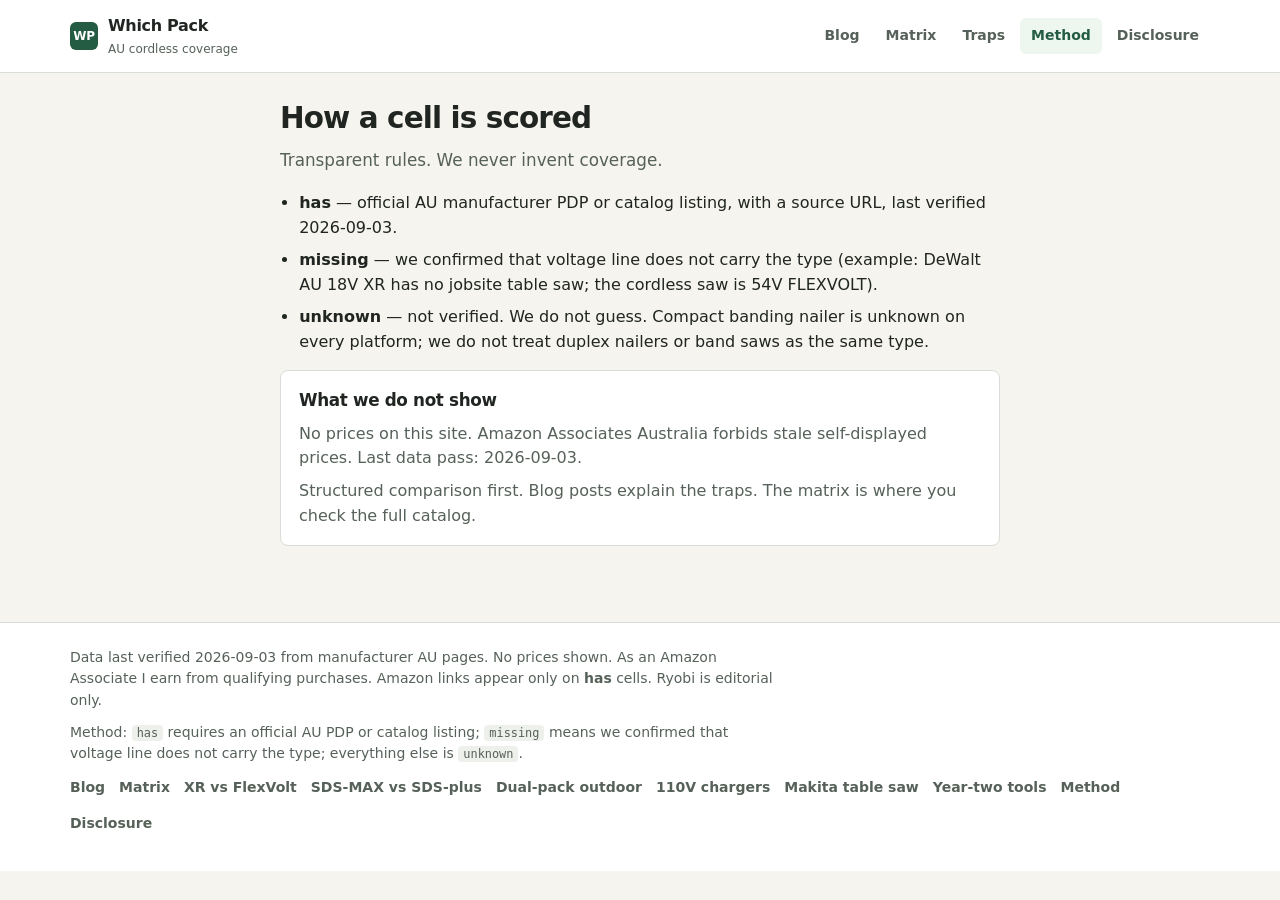
<file: method.html>
<!DOCTYPE html>
<html lang="en-AU">
<head>
<meta charset="utf-8">
<meta name="google-site-verification" content="frPZ5rPE7O19CZ2M46qLfvkckx6mxdPsTMzGyS9AQAI" />
<meta name="viewport" content="width=device-width, initial-scale=1">
<link rel="icon" href="favicon.svg" type="image/svg+xml">
<link rel="stylesheet" href="styles.css">
<title>How we score coverage | Which Pack</title>
<meta name="description" content="How Which Pack scores has, missing, and unknown for AU cordless platforms. No prices. Verified from manufacturer AU pages.">
<link rel="canonical" href="https://moonoce95.github.io/which-pack/method.html">
<meta property="og:type" content="website">
<meta property="og:site_name" content="Which Pack">
<meta property="og:title" content="How we score coverage | Which Pack">
<meta property="og:description" content="How Which Pack scores has, missing, and unknown for AU cordless platforms. No prices. Verified from manufacturer AU pages.">
<meta property="og:url" content="https://moonoce95.github.io/which-pack/method.html">
<meta property="og:image" content="https://moonoce95.github.io/which-pack/og.png">
<meta property="og:locale" content="en_AU">
<meta name="twitter:card" content="summary_large_image">
<meta name="twitter:title" content="How we score coverage | Which Pack">
<meta name="twitter:description" content="How Which Pack scores has, missing, and unknown for AU cordless platforms. No prices. Verified from manufacturer AU pages.">
<meta name="twitter:image" content="https://moonoce95.github.io/which-pack/og.png">
</head>
<body>
<header class="site-header">
  <div class="header-inner">
    <a class="brand" href="index.html">
      <span class="brand-mark" aria-hidden="true">WP</span>
      <span>Which Pack<span class="brand-sub">AU cordless coverage</span></span>
    </a>
    <nav class="primary" aria-label="Primary">
      <a href="blog.html">Blog</a>
      <a href="matrix.html">Matrix</a>
      <a href="traps.html">Traps</a>
      <a href="method.html" aria-current="page">Method</a>
      <a href="disclosure.html">Disclosure</a>
    </nav>
  </div>
</header>
<main class="wrap narrow prose">
  <div class="page-hero">
    <h1>How a cell is scored</h1>
    <p class="lede">Transparent rules. We never invent coverage.</p>
  </div>
  <ul>
    <li><strong>has</strong> — official AU manufacturer PDP or catalog listing, with a source URL, last verified 2026-09-03.</li>
    <li><strong>missing</strong> — we confirmed that voltage line does not carry the type (example: DeWalt AU 18V XR has no jobsite table saw; the cordless saw is 54V FLEXVOLT).</li>
    <li><strong>unknown</strong> — not verified. We do not guess. Compact banding nailer is unknown on every platform; we do not treat duplex nailers or band saws as the same type.</li>
  </ul>
  <div class="card">
    <h2>What we do not show</h2>
    <p>No prices on this site. Amazon Associates Australia forbids stale self-displayed prices. Last data pass: 2026-09-03.</p>
    <p>Structured comparison first. Blog posts explain the traps. The matrix is where you check the full catalog.</p>
  </div>
</main>
<footer class="site-footer">
  <div class="footer-inner">
    <p>Data last verified 2026-09-03 from manufacturer AU pages. No prices shown. As an Amazon Associate I earn from qualifying purchases. Amazon links appear only on <strong>has</strong> cells. Ryobi is editorial only.</p>
    <p>Method: <code>has</code> requires an official AU PDP or catalog listing; <code>missing</code> means we confirmed that voltage line does not carry the type; everything else is <code>unknown</code>.</p>
    <div class="footer-nav">
      <a href="blog.html">Blog</a>
      <a href="matrix.html">Matrix</a>
      <a href="traps.html">XR vs FlexVolt</a>
      <a href="sds-max-vs-sds-plus.html">SDS-MAX vs SDS-plus</a>
      <a href="dual-pack-outdoor.html">Dual-pack outdoor</a>
      <a href="amazon-au-110v-chargers.html">110V chargers</a>
      <a href="makita-table-saw.html">Makita table saw</a>
      <a href="year-two-tools.html">Year-two tools</a>
      <a href="method.html">Method</a>
      <a href="disclosure.html">Disclosure</a>
    </div>
  </div>
</footer>
</body>
</html>
</file>
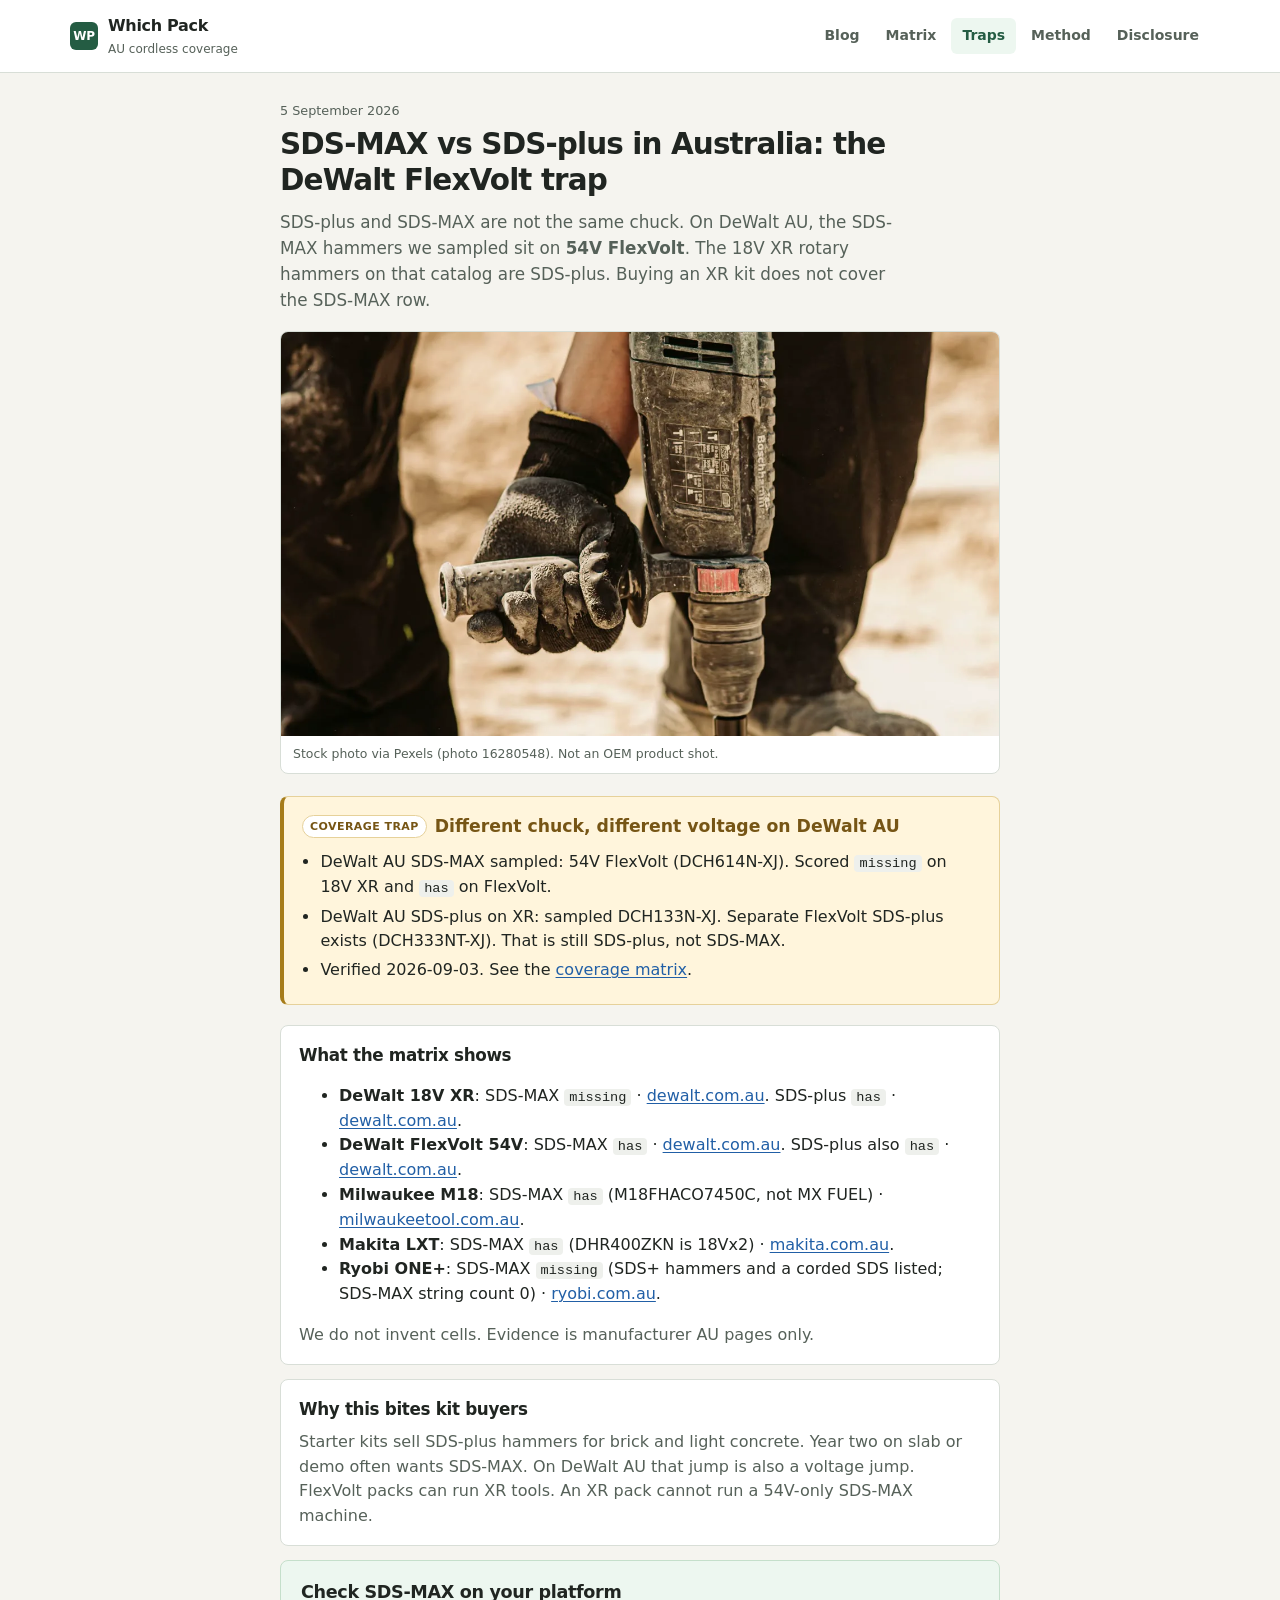
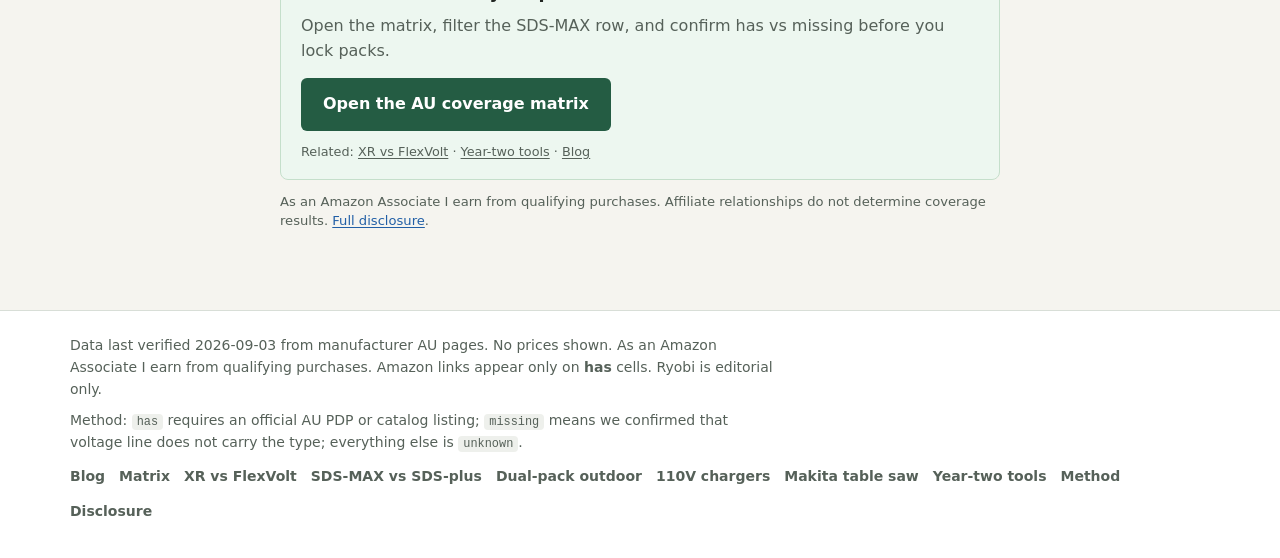
<file: sds-max-vs-sds-plus.html>
<!DOCTYPE html>
<html lang="en-AU">
<head>
<meta charset="utf-8">
<meta name="google-site-verification" content="frPZ5rPE7O19CZ2M46qLfvkckx6mxdPsTMzGyS9AQAI" />
<meta name="viewport" content="width=device-width, initial-scale=1">
<link rel="icon" href="favicon.svg" type="image/svg+xml">
<link rel="stylesheet" href="styles.css">
<title>SDS-MAX vs SDS-plus in Australia: the DeWalt FlexVolt trap | Which Pack</title>
<meta name="description" content="SDS-plus and SDS-MAX are different chucks. DeWalt AU SDS-MAX hammers sampled are 54V FlexVolt (DCH614). XR rotary hammers on the AU catalog are SDS-plus.">
<link rel="canonical" href="https://moonoce95.github.io/which-pack/sds-max-vs-sds-plus.html">
<meta property="og:type" content="website">
<meta property="og:site_name" content="Which Pack">
<meta property="og:title" content="SDS-MAX vs SDS-plus in Australia: the DeWalt FlexVolt trap | Which Pack">
<meta property="og:description" content="SDS-plus and SDS-MAX are different chucks. DeWalt AU SDS-MAX hammers sampled are 54V FlexVolt (DCH614). XR rotary hammers on the AU catalog are SDS-plus.">
<meta property="og:url" content="https://moonoce95.github.io/which-pack/sds-max-vs-sds-plus.html">
<meta property="og:image" content="https://moonoce95.github.io/which-pack/og.png">
<meta property="og:locale" content="en_AU">
<meta name="twitter:card" content="summary_large_image">
<meta name="twitter:title" content="SDS-MAX vs SDS-plus in Australia: the DeWalt FlexVolt trap | Which Pack">
<meta name="twitter:description" content="SDS-plus and SDS-MAX are different chucks. DeWalt AU SDS-MAX hammers sampled are 54V FlexVolt (DCH614). XR rotary hammers on the AU catalog are SDS-plus.">
<meta name="twitter:image" content="https://moonoce95.github.io/which-pack/og.png">
</head>
<body>
<header class="site-header">
  <div class="header-inner">
    <a class="brand" href="index.html">
      <span class="brand-mark" aria-hidden="true">WP</span>
      <span>Which Pack<span class="brand-sub">AU cordless coverage</span></span>
    </a>
    <nav class="primary" aria-label="Primary">
      <a href="blog.html">Blog</a>
      <a href="matrix.html">Matrix</a>
      <a href="traps.html" aria-current="page">Traps</a>
      <a href="method.html">Method</a>
      <a href="disclosure.html">Disclosure</a>
    </nav>
  </div>
</header>
<main class="wrap narrow article">
  <div class="page-hero article-hero">
    <p class="post-meta"><time datetime="2026-09-05">5 September 2026</time></p>
    <h1>SDS-MAX vs SDS-plus in Australia: the DeWalt FlexVolt trap</h1>
    <p class="lede">SDS-plus and SDS-MAX are not the same chuck. On DeWalt AU, the SDS-MAX hammers we sampled sit on <strong>54V FlexVolt</strong>. The 18V XR rotary hammers on that catalog are SDS-plus. Buying an XR kit does not cover the SDS-MAX row.</p>
  </div>
  <figure class="post-featured"><picture><source srcset="images/sds-max.webp" type="image/webp"><img src="images/sds-max.jpg" width="1280" height="720" alt="Gloved hand using a dusty SDS rotary hammer on a construction site" loading="eager" decoding="async"></picture><figcaption>Stock photo via Pexels (photo 16280548). Not an OEM product shot.</figcaption></figure>

  <aside class="callout" aria-labelledby="sds-trap-summary">
    <h2 id="sds-trap-summary"><span class="badge">Coverage trap</span> Different chuck, different voltage on DeWalt AU</h2>
    <ul>
      <li>DeWalt AU SDS-MAX sampled: 54V FlexVolt (DCH614N-XJ). Scored <code>missing</code> on 18V XR and <code>has</code> on FlexVolt.</li>
      <li>DeWalt AU SDS-plus on XR: sampled DCH133N-XJ. Separate FlexVolt SDS-plus exists (DCH333NT-XJ). That is still SDS-plus, not SDS-MAX.</li>
      <li>Verified 2026-09-03. See the <a href="matrix.html">coverage matrix</a>.</li>
    </ul>
  </aside>

  <div class="card">
    <h2>What the matrix shows</h2>
    <ul>
      <li><strong>DeWalt 18V XR</strong>: SDS-MAX <code>missing</code> · <a href="https://www.dewalt.com.au/en-au/products/power-tools/drills/rotary-demolition-hammer-drills" rel="noopener noreferrer">dewalt.com.au</a>. SDS-plus <code>has</code> · <a href="https://www.dewalt.com.au/product/dch133n-xj/18v-xr-brushless-26mm-sds-plus-hammer-drill-bare-unit" rel="noopener noreferrer">dewalt.com.au</a>.</li>
      <li><strong>DeWalt FlexVolt 54V</strong>: SDS-MAX <code>has</code> · <a href="https://www.dewalt.com.au/en-au/product/dch614n-xj/54v-xr-flexvolt-45mm-sds-max-hammer-drill-bare-unit" rel="noopener noreferrer">dewalt.com.au</a>. SDS-plus also <code>has</code> · <a href="https://www.dewalt.com.au/en-au/product/dch333nt-xj/54v-xr-flexvolt-brushless-30mm-sds-plus-hammer-drill-bare-tool-only" rel="noopener noreferrer">dewalt.com.au</a>.</li>
      <li><strong>Milwaukee M18</strong>: SDS-MAX <code>has</code> (M18FHACO7450C, not MX FUEL) · <a href="https://www.milwaukeetool.com.au/power-tools/concrete/rotary-hammers/M18FHACO7450C.html" rel="noopener noreferrer">milwaukeetool.com.au</a>.</li>
      <li><strong>Makita LXT</strong>: SDS-MAX <code>has</code> (DHR400ZKN is 18Vx2) · <a href="https://makita.com.au/cordless/lxt-18v-36v/drills-fastening/rotary-hammers/dhr400zkn-18vx2-brushless-40mm-sds-max-rotary-hammer" rel="noopener noreferrer">makita.com.au</a>.</li>
      <li><strong>Ryobi ONE+</strong>: SDS-MAX <code>missing</code> (SDS+ hammers and a corded SDS listed; SDS-MAX string count 0) · <a href="https://www.ryobi.com.au/power-tools/drills-drivers/rotary-hammer-drills" rel="noopener noreferrer">ryobi.com.au</a>.</li>
    </ul>
    <p>We do not invent cells. Evidence is manufacturer AU pages only.</p>
  </div>

  <div class="card">
    <h2>Why this bites kit buyers</h2>
    <p>Starter kits sell SDS-plus hammers for brick and light concrete. Year two on slab or demo often wants SDS-MAX. On DeWalt AU that jump is also a voltage jump. FlexVolt packs can run XR tools. An XR pack cannot run a 54V-only SDS-MAX machine.</p>
  </div>

  <aside class="matrix-closer" aria-labelledby="sds-matrix-closer">
    <h2 id="sds-matrix-closer">Check SDS-MAX on your platform</h2>
    <p>Open the matrix, filter the SDS-MAX row, and confirm has vs missing before you lock packs.</p>
    <p class="card-cta"><a class="btn-primary" href="matrix.html">Open the AU coverage matrix</a></p>
    <p class="disclosure-quiet">Related: <a href="traps.html">XR vs FlexVolt</a> · <a href="year-two-tools.html">Year-two tools</a> · <a href="blog.html">Blog</a></p>
  </aside>

  <p class="disclosure-banner">As an Amazon Associate I earn from qualifying purchases. Affiliate relationships do not determine coverage results. <a href="disclosure.html">Full disclosure</a>.</p>
</main>
<footer class="site-footer">
  <div class="footer-inner">
    <p>Data last verified 2026-09-03 from manufacturer AU pages. No prices shown. As an Amazon Associate I earn from qualifying purchases. Amazon links appear only on <strong>has</strong> cells. Ryobi is editorial only.</p>
    <p>Method: <code>has</code> requires an official AU PDP or catalog listing; <code>missing</code> means we confirmed that voltage line does not carry the type; everything else is <code>unknown</code>.</p>
    <div class="footer-nav">
      <a href="blog.html">Blog</a>
      <a href="matrix.html">Matrix</a>
      <a href="traps.html">XR vs FlexVolt</a>
      <a href="sds-max-vs-sds-plus.html">SDS-MAX vs SDS-plus</a>
      <a href="dual-pack-outdoor.html">Dual-pack outdoor</a>
      <a href="amazon-au-110v-chargers.html">110V chargers</a>
      <a href="makita-table-saw.html">Makita table saw</a>
      <a href="year-two-tools.html">Year-two tools</a>
      <a href="method.html">Method</a>
      <a href="disclosure.html">Disclosure</a>
    </div>
  </div>
</footer>
</body>
</html>
</file>
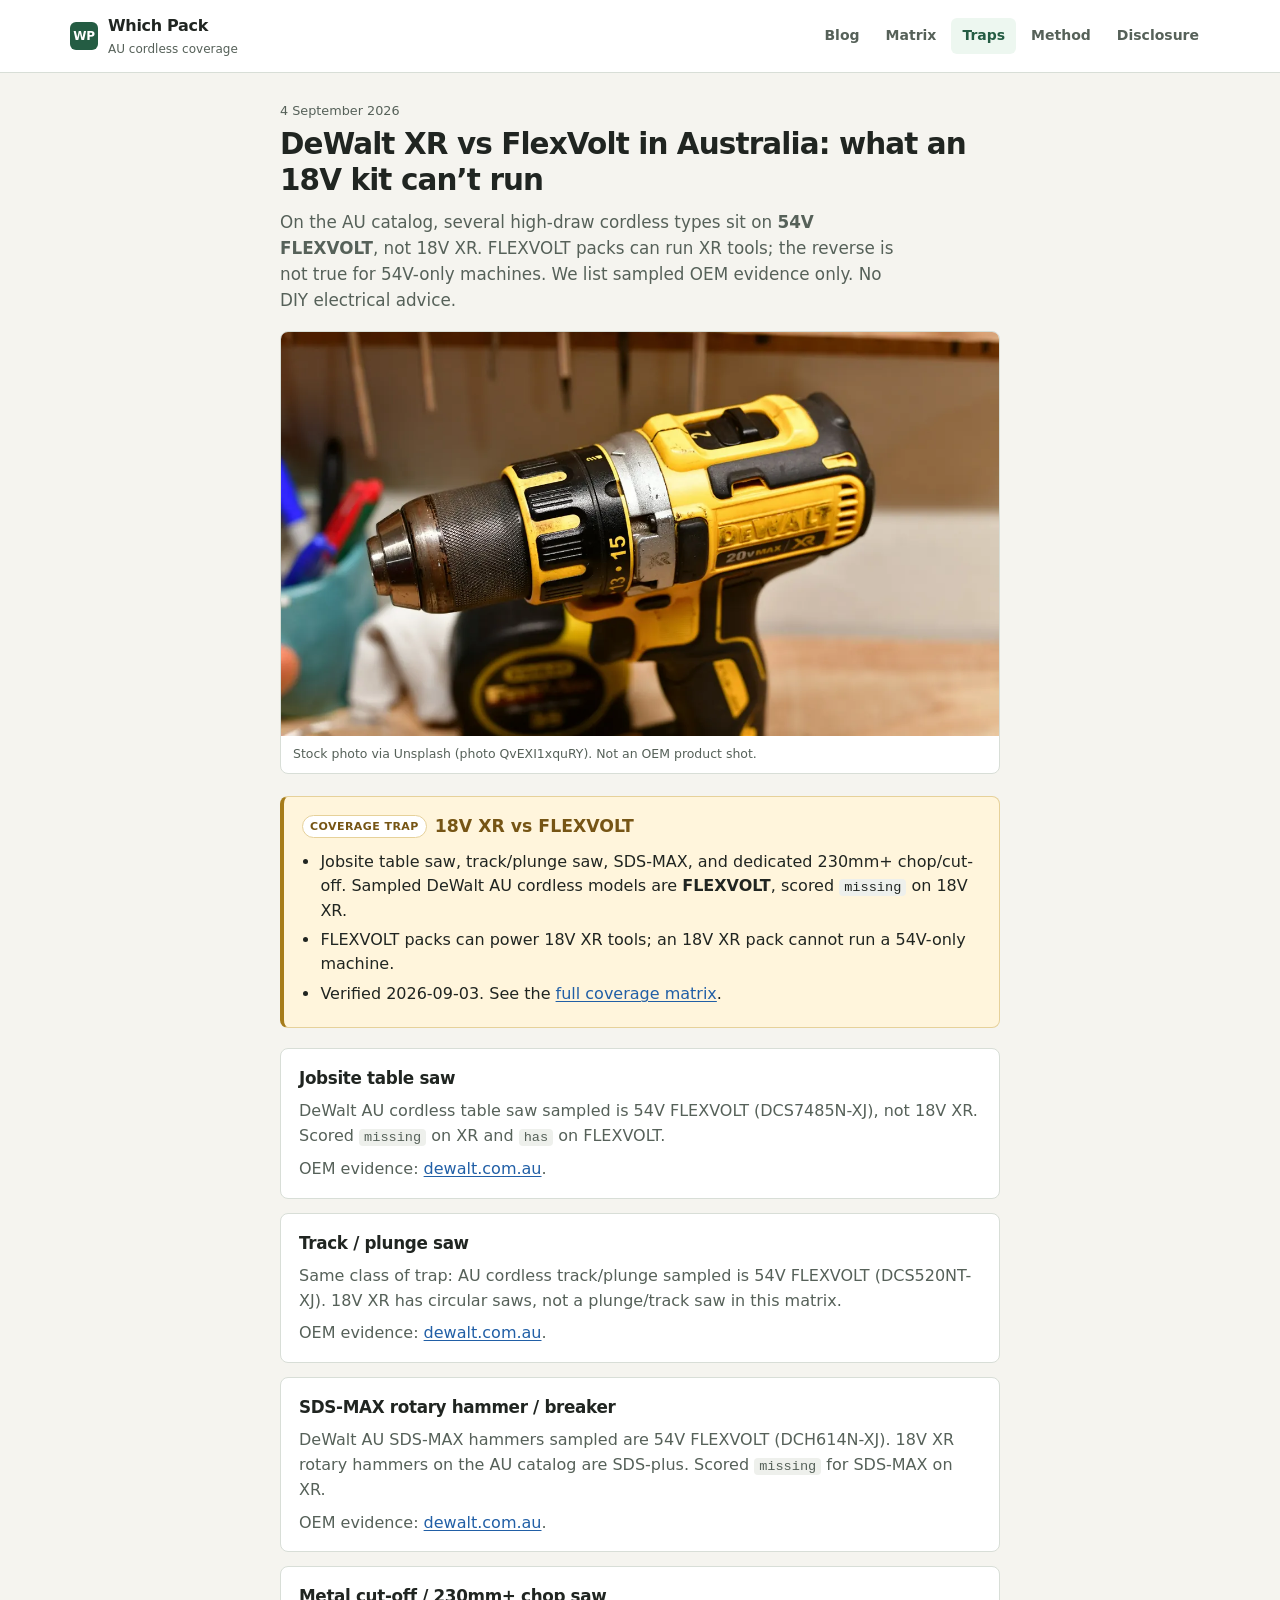
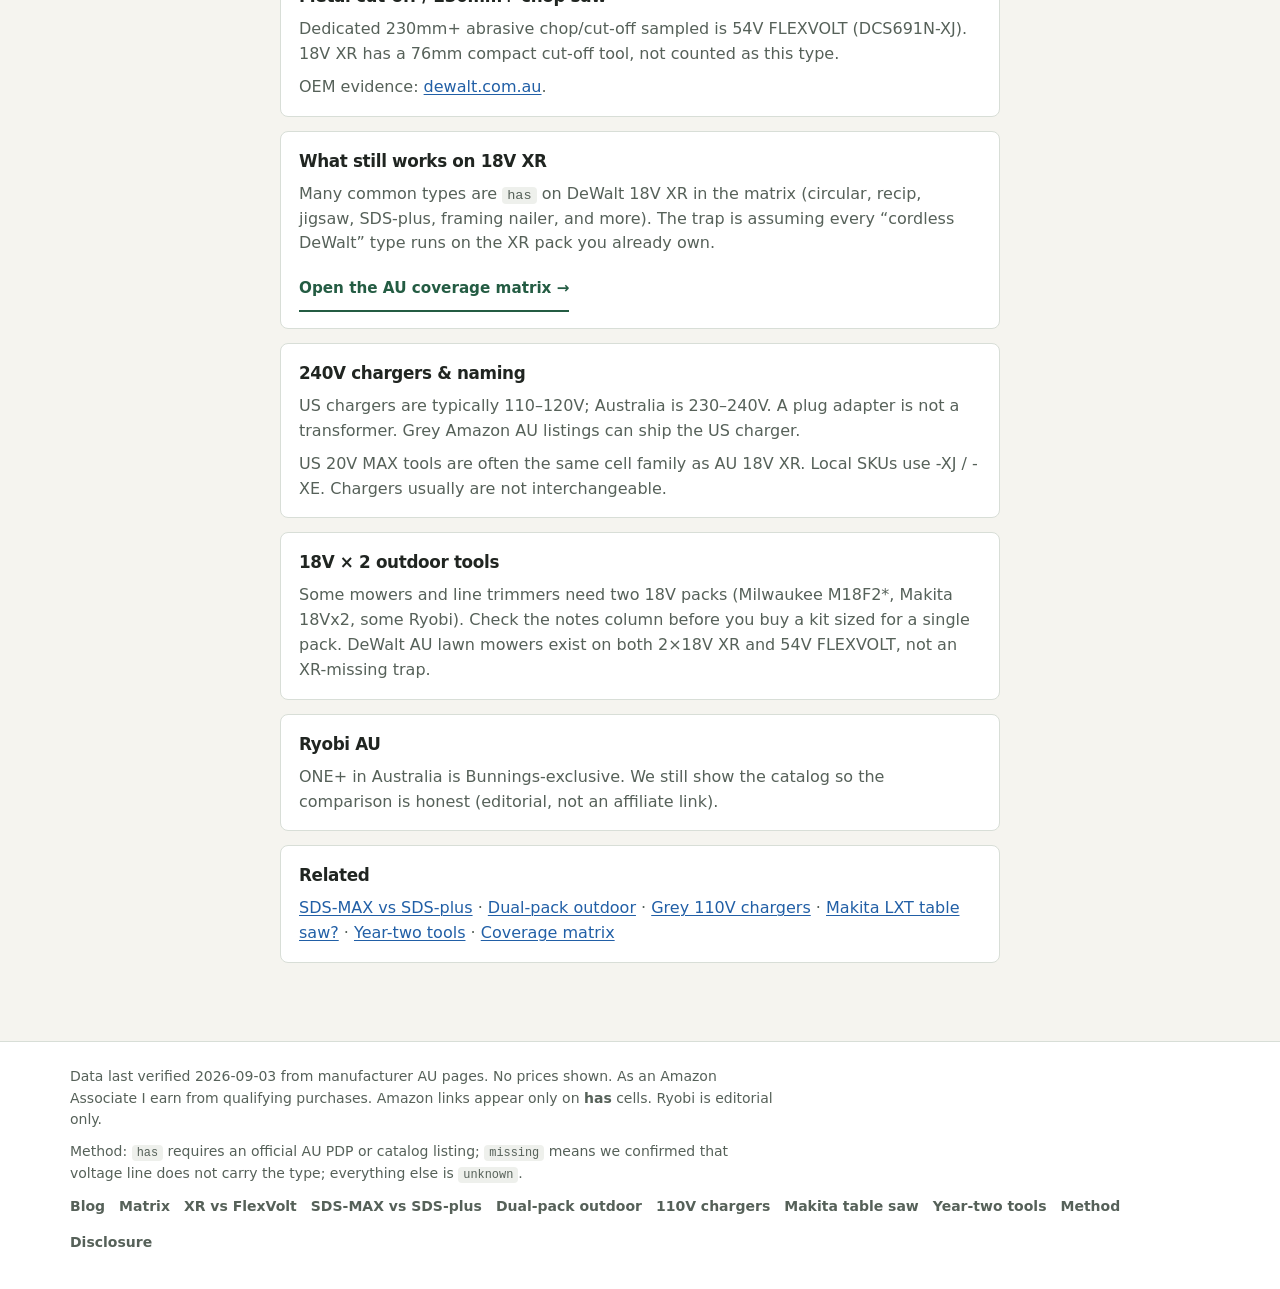
<file: traps.html>
<!DOCTYPE html>
<html lang="en-AU">
<head>
<meta charset="utf-8">
<meta name="google-site-verification" content="frPZ5rPE7O19CZ2M46qLfvkckx6mxdPsTMzGyS9AQAI" />
<meta name="viewport" content="width=device-width, initial-scale=1">
<link rel="icon" href="favicon.svg" type="image/svg+xml">
<link rel="stylesheet" href="styles.css">
<title>DeWalt XR vs FlexVolt in Australia: what an 18V kit can’t run | Which Pack</title>
<meta name="description" content="AU coverage trap: DeWalt cordless table saw, track/plunge, SDS-MAX and 230mm+ chop sampled on FLEXVOLT 54V, not 18V XR. FLEXVOLT packs run XR tools; reverse fails on 54V-only machines.">
<link rel="canonical" href="https://moonoce95.github.io/which-pack/traps.html">
<meta property="og:type" content="website">
<meta property="og:site_name" content="Which Pack">
<meta property="og:title" content="DeWalt XR vs FlexVolt in Australia: what an 18V kit can’t run | Which Pack">
<meta property="og:description" content="AU coverage trap: DeWalt cordless table saw, track/plunge, SDS-MAX and 230mm+ chop sampled on FLEXVOLT 54V, not 18V XR. FLEXVOLT packs run XR tools; reverse fails on 54V-only machines.">
<meta property="og:url" content="https://moonoce95.github.io/which-pack/traps.html">
<meta property="og:image" content="https://moonoce95.github.io/which-pack/og.png">
<meta property="og:locale" content="en_AU">
<meta name="twitter:card" content="summary_large_image">
<meta name="twitter:title" content="DeWalt XR vs FlexVolt in Australia: what an 18V kit can’t run | Which Pack">
<meta name="twitter:description" content="AU coverage trap: DeWalt cordless table saw, track/plunge, SDS-MAX and 230mm+ chop sampled on FLEXVOLT 54V, not 18V XR. FLEXVOLT packs run XR tools; reverse fails on 54V-only machines.">
<meta name="twitter:image" content="https://moonoce95.github.io/which-pack/og.png">
</head>
<body>
<header class="site-header">
  <div class="header-inner">
    <a class="brand" href="index.html">
      <span class="brand-mark" aria-hidden="true">WP</span>
      <span>Which Pack<span class="brand-sub">AU cordless coverage</span></span>
    </a>
    <nav class="primary" aria-label="Primary">
      <a href="blog.html">Blog</a>
      <a href="matrix.html">Matrix</a>
      <a href="traps.html" aria-current="page">Traps</a>
      <a href="method.html">Method</a>
      <a href="disclosure.html">Disclosure</a>
    </nav>
  </div>
</header>
<main class="wrap narrow article">
  <div class="page-hero article-hero">
    <p class="post-meta"><time datetime="2026-09-04">4 September 2026</time></p>
    <h1>DeWalt XR vs FlexVolt in Australia: what an 18V kit can’t run</h1>
    <p class="lede">On the AU catalog, several high-draw cordless types sit on <strong>54V FLEXVOLT</strong>, not 18V XR. FLEXVOLT packs can run XR tools; the reverse is not true for 54V-only machines. We list sampled OEM evidence only. No DIY electrical advice.</p>
  </div>
  <figure class="post-featured"><picture><source srcset="images/flexvolt.webp" type="image/webp"><img src="images/flexvolt.jpg" width="1280" height="720" alt="Yellow and black DeWalt 20V MAX XR cordless drill on a workbench" loading="eager" decoding="async"></picture><figcaption>Stock photo via Unsplash (photo QvEXI1xquRY). Not an OEM product shot.</figcaption></figure>

  <aside class="callout" aria-labelledby="fv-trap-summary">
    <h2 id="fv-trap-summary"><span class="badge">Coverage trap</span> 18V XR vs FLEXVOLT</h2>
    <ul>
      <li>Jobsite table saw, track/plunge saw, SDS-MAX, and dedicated 230mm+ chop/cut-off. Sampled DeWalt AU cordless models are <strong>FLEXVOLT</strong>, scored <code>missing</code> on 18V XR.</li>
      <li>FLEXVOLT packs can power 18V XR tools; an 18V XR pack cannot run a 54V-only machine.</li>
      <li>Verified 2026-09-03. See the <a href="matrix.html">full coverage matrix</a>.</li>
    </ul>
  </aside>

  <div class="card">
    <h2>Jobsite table saw</h2>
    <p>DeWalt AU cordless table saw sampled is 54V FLEXVOLT (DCS7485N-XJ), not 18V XR. Scored <code>missing</code> on XR and <code>has</code> on FLEXVOLT.</p>
    <p>OEM evidence: <a href="https://www.dewalt.com.au/product/dcs7485n-xj/54v-xr-flexvolt-210mm-table-saw-bare-unit" rel="noopener noreferrer">dewalt.com.au</a>.</p>
  </div>
  <div class="card">
    <h2>Track / plunge saw</h2>
    <p>Same class of trap: AU cordless track/plunge sampled is 54V FLEXVOLT (DCS520NT-XJ). 18V XR has circular saws, not a plunge/track saw in this matrix.</p>
    <p>OEM evidence: <a href="https://www.dewalt.com.au/en-au/product/dcs520nt-xj/54v-xr-flexvolt-165-mm-plunge-saw-tool-only" rel="noopener noreferrer">dewalt.com.au</a>.</p>
  </div>
  <div class="card">
    <h2>SDS-MAX rotary hammer / breaker</h2>
    <p>DeWalt AU SDS-MAX hammers sampled are 54V FLEXVOLT (DCH614N-XJ). 18V XR rotary hammers on the AU catalog are SDS-plus. Scored <code>missing</code> for SDS-MAX on XR.</p>
    <p>OEM evidence: <a href="https://www.dewalt.com.au/en-au/product/dch614n-xj/54v-xr-flexvolt-45mm-sds-max-hammer-drill-bare-unit" rel="noopener noreferrer">dewalt.com.au</a>.</p>
  </div>
  <div class="card">
    <h2>Metal cut-off / 230mm+ chop saw</h2>
    <p>Dedicated 230mm+ abrasive chop/cut-off sampled is 54V FLEXVOLT (DCS691N-XJ). 18V XR has a 76mm compact cut-off tool, not counted as this type.</p>
    <p>OEM evidence: <a href="https://www.dewalt.com.au/en-au/product/dcs691n-xj/54v-xr-flexvolt-230mm-cut-saw-bare-unit" rel="noopener noreferrer">dewalt.com.au</a>.</p>
  </div>

  <div class="card">
    <h2>What still works on 18V XR</h2>
    <p>Many common types are <code>has</code> on DeWalt 18V XR in the matrix (circular, recip, jigsaw, SDS-plus, framing nailer, and more). The trap is assuming every “cordless DeWalt” type runs on the XR pack you already own.</p>
    <p class="card-cta"><a class="cta-link" href="matrix.html">Open the AU coverage matrix →</a></p>
  </div>

  <div class="card">
    <h2>240V chargers &amp; naming</h2>
    <p>US chargers are typically 110–120V; Australia is 230–240V. A plug adapter is not a transformer. Grey Amazon AU listings can ship the US charger.</p>
    <p>US 20V MAX tools are often the same cell family as AU 18V XR. Local SKUs use -XJ / -XE. Chargers usually are not interchangeable.</p>
  </div>
  <div class="card">
    <h2>18V × 2 outdoor tools</h2>
    <p>Some mowers and line trimmers need two 18V packs (Milwaukee M18F2*, Makita 18Vx2, some Ryobi). Check the notes column before you buy a kit sized for a single pack. DeWalt AU lawn mowers exist on both 2×18V XR and 54V FLEXVOLT, not an XR-missing trap.</p>
  </div>
  <div class="card">
    <h2>Ryobi AU</h2>
    <p>ONE+ in Australia is Bunnings-exclusive. We still show the catalog so the comparison is honest (editorial, not an affiliate link).</p>
  </div>
  <div class="card">
    <h2>Related</h2>
    <p><a href="sds-max-vs-sds-plus.html">SDS-MAX vs SDS-plus</a> · <a href="dual-pack-outdoor.html">Dual-pack outdoor</a> · <a href="amazon-au-110v-chargers.html">Grey 110V chargers</a> · <a href="makita-table-saw.html">Makita LXT table saw?</a> · <a href="year-two-tools.html">Year-two tools</a> · <a href="matrix.html">Coverage matrix</a></p>
  </div>
</main>
<footer class="site-footer">
  <div class="footer-inner">
    <p>Data last verified 2026-09-03 from manufacturer AU pages. No prices shown. As an Amazon Associate I earn from qualifying purchases. Amazon links appear only on <strong>has</strong> cells. Ryobi is editorial only.</p>
    <p>Method: <code>has</code> requires an official AU PDP or catalog listing; <code>missing</code> means we confirmed that voltage line does not carry the type; everything else is <code>unknown</code>.</p>
    <div class="footer-nav">
      <a href="blog.html">Blog</a>
      <a href="matrix.html">Matrix</a>
      <a href="traps.html">XR vs FlexVolt</a>
      <a href="sds-max-vs-sds-plus.html">SDS-MAX vs SDS-plus</a>
      <a href="dual-pack-outdoor.html">Dual-pack outdoor</a>
      <a href="amazon-au-110v-chargers.html">110V chargers</a>
      <a href="makita-table-saw.html">Makita table saw</a>
      <a href="year-two-tools.html">Year-two tools</a>
      <a href="method.html">Method</a>
      <a href="disclosure.html">Disclosure</a>
    </div>
  </div>
</footer>
</body>
</html>
</file>
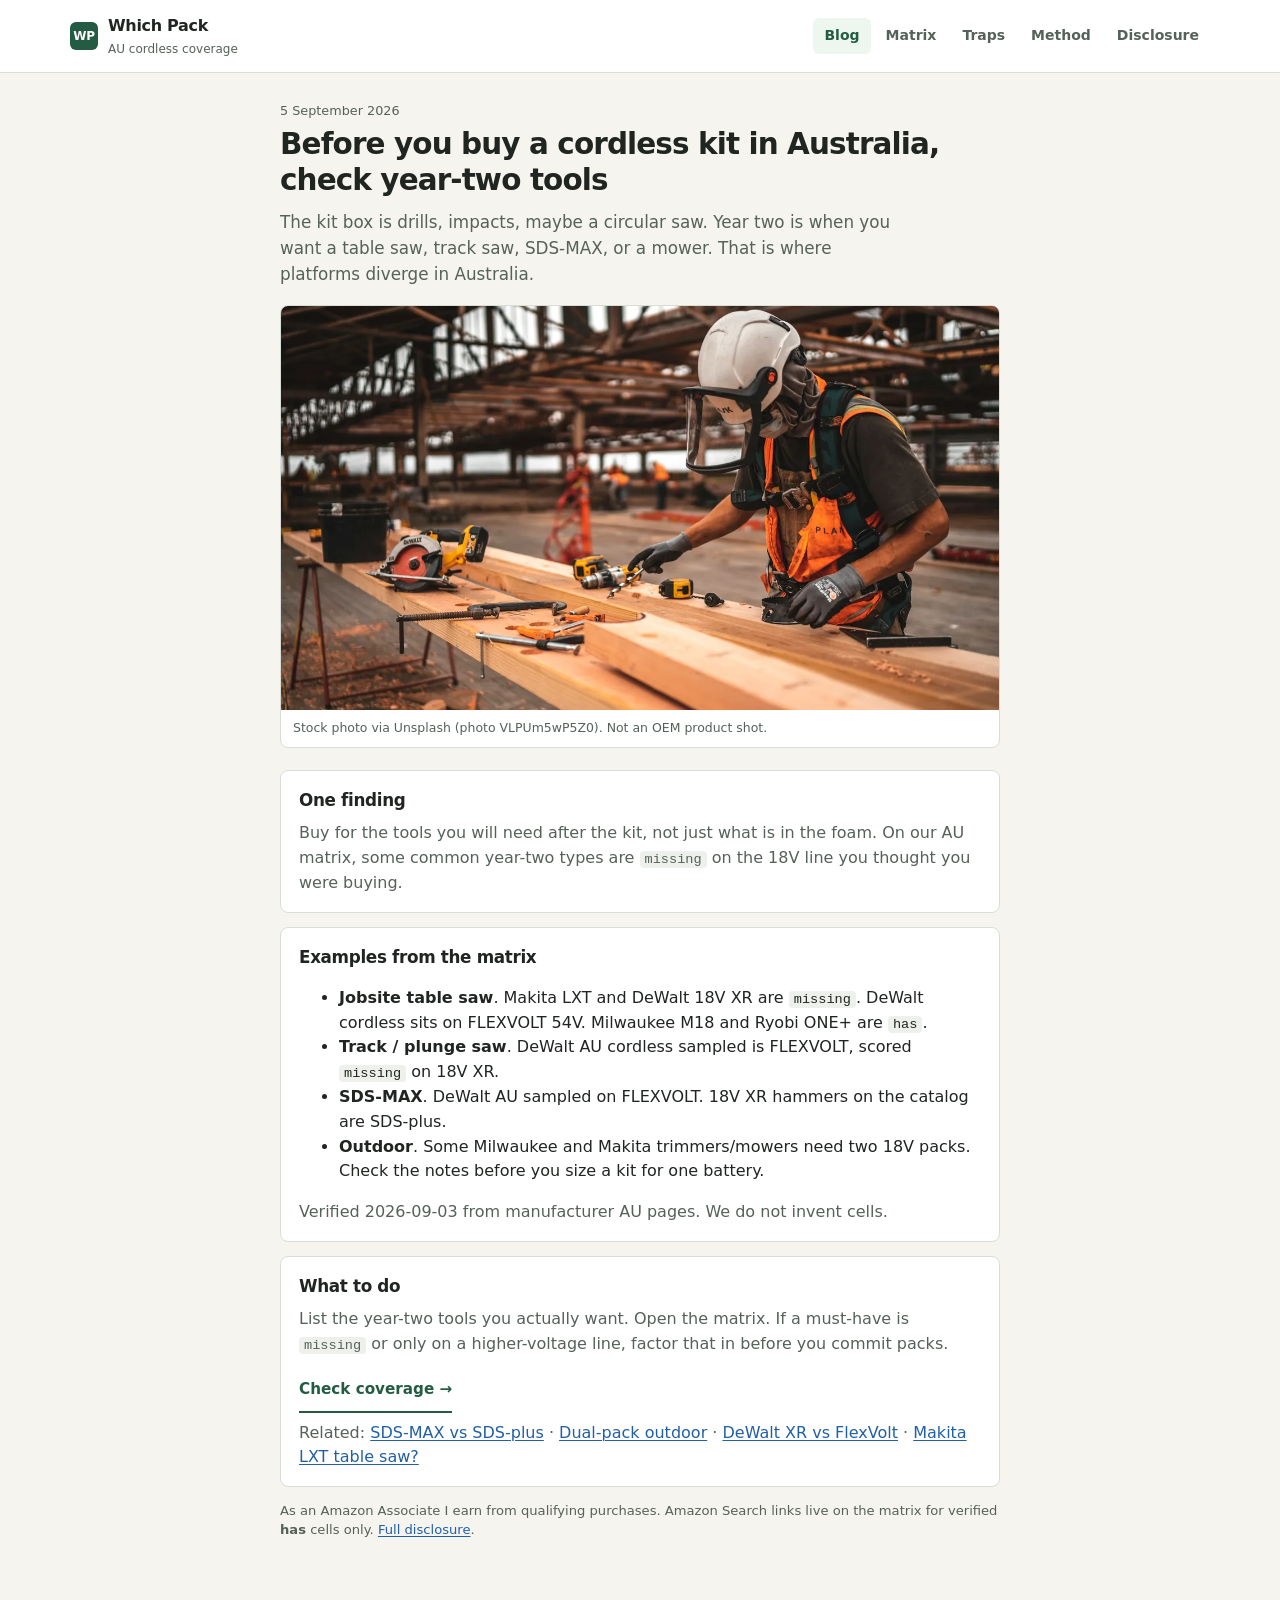
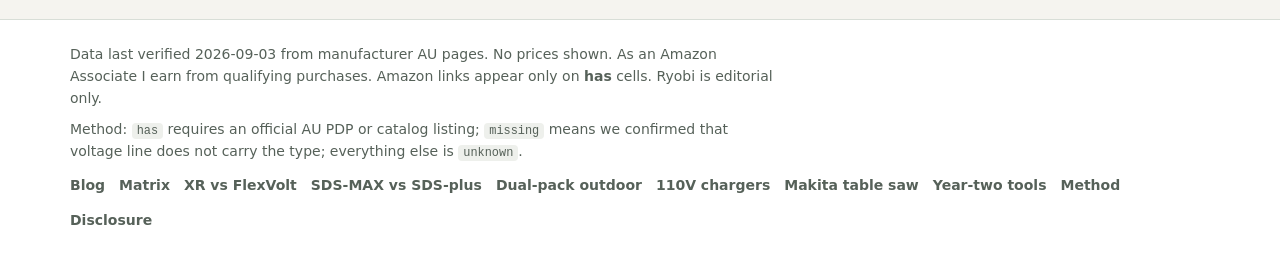
<file: year-two-tools.html>
<!DOCTYPE html>
<html lang="en-AU">
<head>
<meta charset="utf-8">
<meta name="google-site-verification" content="frPZ5rPE7O19CZ2M46qLfvkckx6mxdPsTMzGyS9AQAI" />
<meta name="viewport" content="width=device-width, initial-scale=1">
<link rel="icon" href="favicon.svg" type="image/svg+xml">
<link rel="stylesheet" href="styles.css">
<title>Before you buy a cordless kit in Australia, check year-two tools | Which Pack</title>
<meta name="description" content="Starter kits sell drills and impacts. Year-two tools (table saw, track saw, SDS-MAX, dual-pack outdoor) are where AU platforms diverge. Check coverage before you lock in.">
<link rel="canonical" href="https://moonoce95.github.io/which-pack/year-two-tools.html">
<meta property="og:type" content="website">
<meta property="og:site_name" content="Which Pack">
<meta property="og:title" content="Before you buy a cordless kit in Australia, check year-two tools | Which Pack">
<meta property="og:description" content="Starter kits sell drills and impacts. Year-two tools (table saw, track saw, SDS-MAX, dual-pack outdoor) are where AU platforms diverge. Check coverage before you lock in.">
<meta property="og:url" content="https://moonoce95.github.io/which-pack/year-two-tools.html">
<meta property="og:image" content="https://moonoce95.github.io/which-pack/og.png">
<meta property="og:locale" content="en_AU">
<meta name="twitter:card" content="summary_large_image">
<meta name="twitter:title" content="Before you buy a cordless kit in Australia, check year-two tools | Which Pack">
<meta name="twitter:description" content="Starter kits sell drills and impacts. Year-two tools (table saw, track saw, SDS-MAX, dual-pack outdoor) are where AU platforms diverge. Check coverage before you lock in.">
<meta name="twitter:image" content="https://moonoce95.github.io/which-pack/og.png">
</head>
<body>
<header class="site-header">
  <div class="header-inner">
    <a class="brand" href="index.html">
      <span class="brand-mark" aria-hidden="true">WP</span>
      <span>Which Pack<span class="brand-sub">AU cordless coverage</span></span>
    </a>
    <nav class="primary" aria-label="Primary">
      <a href="blog.html" aria-current="page">Blog</a>
      <a href="matrix.html">Matrix</a>
      <a href="traps.html">Traps</a>
      <a href="method.html">Method</a>
      <a href="disclosure.html">Disclosure</a>
    </nav>
  </div>
</header>
<main class="wrap narrow article">
  <div class="page-hero article-hero">
    <p class="post-meta"><time datetime="2026-09-05">5 September 2026</time></p>
    <h1>Before you buy a cordless kit in Australia, check year-two tools</h1>
    <p class="lede">The kit box is drills, impacts, maybe a circular saw. Year two is when you want a table saw, track saw, SDS-MAX, or a mower. That is where platforms diverge in Australia.</p>
  </div>
  <figure class="post-featured"><picture><source srcset="images/year-two.webp" type="image/webp"><img src="images/year-two.jpg" width="1280" height="720" alt="Construction worker with cordless circular saw, drill and clamps on a jobsite beam" loading="eager" decoding="async"></picture><figcaption>Stock photo via Unsplash (photo VLPUm5wP5Z0). Not an OEM product shot.</figcaption></figure>

  <div class="card">
    <h2>One finding</h2>
    <p>Buy for the tools you will need after the kit, not just what is in the foam. On our AU matrix, some common year-two types are <code>missing</code> on the 18V line you thought you were buying.</p>
  </div>

  <div class="card">
    <h2>Examples from the matrix</h2>
    <ul>
      <li><strong>Jobsite table saw</strong>. Makita LXT and DeWalt 18V XR are <code>missing</code>. DeWalt cordless sits on FLEXVOLT 54V. Milwaukee M18 and Ryobi ONE+ are <code>has</code>.</li>
      <li><strong>Track / plunge saw</strong>. DeWalt AU cordless sampled is FLEXVOLT, scored <code>missing</code> on 18V XR.</li>
      <li><strong>SDS-MAX</strong>. DeWalt AU sampled on FLEXVOLT. 18V XR hammers on the catalog are SDS-plus.</li>
      <li><strong>Outdoor</strong>. Some Milwaukee and Makita trimmers/mowers need two 18V packs. Check the notes before you size a kit for one battery.</li>
    </ul>
    <p>Verified 2026-09-03 from manufacturer AU pages. We do not invent cells.</p>
  </div>

  <div class="card">
    <h2>What to do</h2>
    <p>List the year-two tools you actually want. Open the matrix. If a must-have is <code>missing</code> or only on a higher-voltage line, factor that in before you commit packs.</p>
    <p class="card-cta"><a class="cta-link" href="matrix.html">Check coverage →</a></p>
    <p>Related: <a href="sds-max-vs-sds-plus.html">SDS-MAX vs SDS-plus</a> · <a href="dual-pack-outdoor.html">Dual-pack outdoor</a> · <a href="traps.html">DeWalt XR vs FlexVolt</a> · <a href="makita-table-saw.html">Makita LXT table saw?</a></p>
  </div>

  <p class="disclosure-banner">As an Amazon Associate I earn from qualifying purchases. Amazon Search links live on the matrix for verified <strong>has</strong> cells only. <a href="disclosure.html">Full disclosure</a>.</p>
</main>
<footer class="site-footer">
  <div class="footer-inner">
    <p>Data last verified 2026-09-03 from manufacturer AU pages. No prices shown. As an Amazon Associate I earn from qualifying purchases. Amazon links appear only on <strong>has</strong> cells. Ryobi is editorial only.</p>
    <p>Method: <code>has</code> requires an official AU PDP or catalog listing; <code>missing</code> means we confirmed that voltage line does not carry the type; everything else is <code>unknown</code>.</p>
    <div class="footer-nav">
      <a href="blog.html">Blog</a>
      <a href="matrix.html">Matrix</a>
      <a href="traps.html">XR vs FlexVolt</a>
      <a href="sds-max-vs-sds-plus.html">SDS-MAX vs SDS-plus</a>
      <a href="dual-pack-outdoor.html">Dual-pack outdoor</a>
      <a href="amazon-au-110v-chargers.html">110V chargers</a>
      <a href="makita-table-saw.html">Makita table saw</a>
      <a href="year-two-tools.html">Year-two tools</a>
      <a href="method.html">Method</a>
      <a href="disclosure.html">Disclosure</a>
    </div>
  </div>
</footer>
</body>
</html>
</file>
<file: styles.css>
/* Which Pack — Astra tokens (2026-09-05) */
:root {
  --page: #F5F4EF;
  --surface: #FFFFFF;
  --text: #202521;
  --secondary: #566159;
  --border: #D8DED7;
  --accent: #245C43;
  --link: #215FA6;
  --focus: #245EEA;
  --has-text: #17603A;
  --has-fill: #EDF7F0;
  --miss-text: #454D46;
  --miss-fill: #EEF0EC;
  --unk-text: #765515;
  --unk-fill: #FFF5DC;
  --warn-bg: #FFF5DC;
  --warn-border: #E6D19A;
  --warn-fg: #765515;
  --warn-accent: #A67C1A;
  --radius: 8px;
  --radius-ctrl: 6px;
  --radius-label: 4px;
  --font: system-ui, -apple-system, "Segoe UI", Roboto, "Helvetica Neue", Arial, sans-serif;
  --mono: ui-monospace, SFMono-Regular, Menlo, Consolas, monospace;
}
*, *::before, *::after { box-sizing: border-box; }
html { scroll-behavior: smooth; }
body {
  margin: 0;
  font: 16px/1.55 var(--font);
  background: var(--page);
  color: var(--text);
  -webkit-font-smoothing: antialiased;
}
a { color: var(--link); text-decoration-thickness: 1px; text-underline-offset: 2px; }
a:hover { color: var(--accent); }
a:focus-visible, button:focus-visible, input:focus-visible {
  outline: 2px solid var(--focus);
  outline-offset: 2px;
}
img, svg { display: block; max-width: 100%; }

.site-header {
  background: var(--surface);
  border-bottom: 1px solid var(--border);
  position: sticky;
  top: 0;
  z-index: 40;
}
.header-inner {
  max-width: 1180px;
  margin: 0 auto;
  padding: 14px 20px;
  display: flex;
  align-items: center;
  justify-content: space-between;
  gap: 16px;
  flex-wrap: wrap;
}
.brand {
  display: flex;
  align-items: center;
  gap: 10px;
  color: inherit;
  text-decoration: none;
  font-weight: 650;
  letter-spacing: -0.02em;
}
.brand:hover { color: inherit; }
.brand-mark {
  width: 28px; height: 28px;
  border-radius: var(--radius-ctrl);
  background: var(--accent);
  color: #fff;
  display: grid;
  place-items: center;
  font-size: 12px;
  font-weight: 700;
  flex-shrink: 0;
}
.brand-sub {
  display: block;
  font-size: 12px;
  font-weight: 500;
  color: var(--secondary);
  letter-spacing: 0;
  margin-top: 1px;
}
nav.primary { display: flex; gap: 4px; flex-wrap: wrap; }
nav.primary a {
  color: var(--secondary);
  text-decoration: none;
  padding: 7px 11px;
  border-radius: var(--radius-ctrl);
  font-size: 14px;
  font-weight: 550;
}
nav.primary a:hover { background: var(--page); color: var(--text); }
nav.primary a[aria-current="page"] {
  background: var(--has-fill);
  color: var(--accent);
}

.wrap {
  max-width: 1180px;
  margin: 0 auto;
  padding: 28px 20px 56px;
}
.wrap.narrow { max-width: 760px; }

.hero {
  display: grid;
  grid-template-columns: 1.2fr 0.9fr;
  gap: 28px;
  align-items: center;
  margin: 0 0 28px;
}
.hero-copy h1 {
  font-size: clamp(1.45rem, 2.3vw, 1.95rem);
  line-height: 1.22;
  letter-spacing: -0.03em;
  margin: 0 0 12px;
  font-weight: 700;
}
.lede {
  color: var(--secondary);
  margin: 0 0 18px;
  max-width: 58ch;
  font-size: 1.05rem;
}
.hero-actions { margin: 0; }
.btn-primary {
  display: inline-flex;
  align-items: center;
  justify-content: center;
  background: var(--accent);
  color: #fff !important;
  text-decoration: none;
  font-weight: 600;
  font-size: 1rem;
  min-height: 48px;
  padding: 14px 22px;
  border-radius: var(--radius-ctrl);
  box-sizing: border-box;
}
.btn-primary:hover { filter: brightness(1.05); color: #fff !important; }
.disclosure-quiet {
  margin: 14px 0 0;
  font-size: 0.8rem;
  color: var(--secondary);
  line-height: 1.45;
  max-width: 52ch;
}
.disclosure-quiet a {
  color: var(--secondary);
  font-weight: 500;
  text-decoration: underline;
  text-underline-offset: 2px;
}
.matrix-closer .disclosure-quiet { margin-top: 12px; }
.matrix-closer .card-cta .btn-primary { margin-top: 2px; }
.hero-actions {
  display: flex;
  flex-wrap: wrap;
  align-items: center;
  gap: 10px;
}
.hero-actions .btn-ghost { margin-left: 0; }
.hero-figure { margin: 0; }
.hero-figure figcaption {
  margin-top: 8px;
  font-size: 0.8rem;
  color: var(--secondary);
  text-align: center;
}
.hero-art { width: 100%; height: auto; border-radius: var(--radius); border: 1px solid var(--border); }

.page-hero h1 {
  font-size: clamp(1.45rem, 2.3vw, 1.9rem);
  line-height: 1.22;
  letter-spacing: -0.03em;
  margin: 0 0 10px;
  font-weight: 700;
}

.disclosure-banner {
  background: transparent;
  border: 0;
  border-radius: 0;
  padding: 0;
  margin: 0 0 16px;
  font-size: 0.82rem;
  color: var(--secondary);
  line-height: 1.45;
}
.disclosure-banner a { font-weight: 500; }

.callout {
  background: var(--warn-bg);
  border: 1px solid var(--warn-border);
  border-left: 4px solid var(--warn-accent);
  border-radius: var(--radius);
  padding: 16px 18px;
  margin: 0 0 20px;
}
.callout h2 {
  margin: 0 0 10px;
  font-size: 1.08rem;
  color: var(--warn-fg);
  display: flex;
  align-items: center;
  gap: 8px;
}
.callout h2 .badge {
  display: inline-block;
  background: var(--surface);
  border: 1px solid var(--warn-border);
  color: var(--warn-fg);
  font-size: 11px;
  font-weight: 700;
  letter-spacing: 0.04em;
  text-transform: uppercase;
  padding: 2px 7px;
  border-radius: 999px;
}
.callout ul { margin: 0; padding-left: 1.15rem; }
.callout li { margin: 0.35rem 0; font-size: 1rem; line-height: 1.5; }
.callout-more { margin: 10px 0 0; font-size: 0.9rem; }

.how-to-read {
  background: var(--surface);
  border: 1px solid var(--border);
  border-radius: var(--radius);
  padding: 18px 20px;
  margin: 0 0 20px;
}
.how-to-read h2 {
  margin: 0 0 10px;
  font-size: 1.15rem;
  letter-spacing: -0.02em;
  font-weight: 700;
}
.how-to-read p {
  margin: 0 0 10px;
  color: var(--text);
  font-size: 1.05rem;
  line-height: 1.55;
  max-width: 68ch;
}
.how-to-read p:last-of-type { margin-bottom: 0; }
.how-to-read strong { color: var(--text); }
.how-to-shop {
  display: flex;
  flex-wrap: wrap;
  gap: 10px;
  align-items: center;
  margin: 16px 0 0;
}

.legend {
  display: flex;
  flex-wrap: wrap;
  gap: 10px 14px;
  align-items: center;
  margin: 0 0 16px;
  font-size: 1.05rem;
}
.legend-title { color: var(--secondary); font-weight: 600; margin-right: 4px; font-size: 1.05rem; }
.pill {
  display: inline-flex;
  align-items: center;
  gap: 6px;
  padding: 7px 12px;
  border-radius: var(--radius-label);
  border: 1px solid var(--border);
  background: var(--surface);
  font-weight: 600;
  font-size: 1rem;
}
.pill.has { background: var(--has-fill); color: var(--has-text); border-color: #C5DFCB; }
.pill.missing { background: var(--miss-fill); color: var(--miss-text); border-color: var(--border); }
.pill.unknown { background: var(--unk-fill); color: var(--unk-text); border-color: #E6D19A; }

.toolbar {
  display: flex;
  flex-wrap: wrap;
  gap: 10px;
  align-items: center;
  margin: 0 0 14px;
}
.toolbar .label, .search-label {
  font-size: 0.95rem;
  color: var(--secondary);
  font-weight: 600;
}
#tool-search {
  font: inherit;
  font-size: 1rem;
  padding: 10px 12px;
  border: 1px solid var(--border);
  border-radius: var(--radius-ctrl);
  background: var(--surface);
  color: var(--text);
  min-width: 220px;
  min-height: 44px;
}
.filters button {
  appearance: none;
  background: var(--surface);
  color: var(--text);
  border: 1px solid var(--border);
  padding: 10px 14px;
  border-radius: var(--radius-ctrl);
  cursor: pointer;
  font: inherit;
  font-size: 0.95rem;
  font-weight: 600;
  min-height: 44px;
}
.filters button:hover { border-color: var(--accent); color: var(--accent); }
.filters button.on,
.filters button[aria-pressed="true"] {
  background: var(--has-fill);
  border-color: var(--accent);
  color: var(--accent);
}

.scroll-hint {
  display: none;
  font-size: 0.8rem;
  color: var(--secondary);
  margin: 0 0 8px;
}
@media (max-width: 900px) {
  .scroll-hint { display: block; }
  .hero { grid-template-columns: 1fr; }
}

/* Horizontal scroll only — NO fixed-height nested vertical trap */
.table-wrap {
  background: var(--surface);
  border: 1px solid var(--border);
  border-radius: var(--radius);
  overflow-x: auto;
  overflow-y: visible;
  -webkit-overflow-scrolling: touch;
  max-width: 100%;
}
table.matrix {
  width: 100%;
  border-collapse: separate;
  border-spacing: 0;
  font-size: 1.2rem;
  min-width: 1240px;
}
.matrix th, .matrix td {
  border-bottom: 1px solid var(--border);
  border-right: 1px solid var(--border);
  padding: 18px 16px;
  text-align: left;
  vertical-align: top;
  background: var(--surface);
}
.matrix th:last-child, .matrix td:last-child { border-right: none; }
.matrix thead th {
  background: var(--page);
  position: sticky;
  top: 0;
  z-index: 2;
  font-size: 1.1rem;
  font-weight: 700;
  color: var(--text);
  box-shadow: inset 0 -1px 0 var(--border);
  padding: 16px;
}
.matrix thead th:first-child {
  left: 0;
  z-index: 3;
  box-shadow: inset -1px 0 0 var(--border), inset 0 -1px 0 var(--border);
}
.plat-brand { display: block; font-weight: 700; font-size: 1.15rem; }
.plat-line { display: block; font-weight: 550; color: var(--secondary); margin-top: 4px; font-size: 1.05rem; }
.matrix tbody th[scope="row"] {
  background: var(--page);
  font-weight: 700;
  color: var(--text);
  font-size: 1.3rem;
  line-height: 1.35;
  min-width: 196px;
  max-width: 240px;
  position: sticky;
  left: 0;
  z-index: 1;
  box-shadow: inset -1px 0 0 var(--border);
}
.matrix tbody th .pick {
  margin-right: 10px;
  vertical-align: middle;
  width: 20px;
  height: 20px;
}
.matrix tbody tr:nth-child(even) td,
.matrix tbody tr:nth-child(even) th[scope="row"] { background: #FAFAF6; }
.matrix tbody tr:last-child th,
.matrix tbody tr:last-child td { border-bottom: none; }
.matrix tbody tr:hover td,
.matrix tbody tr:hover th[scope="row"] { background: #F0F1EB; }
.matrix tbody tr.is-trap td.note {
  border-left: 3px solid var(--warn-accent);
}
.matrix tbody tr[hidden] { display: none; }

/* Status = label only — no full-cell colouring */
.status {
  display: inline-flex;
  align-items: center;
  gap: 6px;
  font-weight: 700;
  font-size: 1rem;
  letter-spacing: 0.02em;
  text-transform: uppercase;
  padding: 7px 12px;
  border-radius: var(--radius-label);
  border: 1px solid transparent;
}
.status-ico { font-size: 1rem; line-height: 1; }
.status.has { background: var(--has-fill); color: var(--has-text); border-color: #C5DFCB; }
.status.missing { background: var(--miss-fill); color: var(--miss-text); border-color: var(--border); }
.status.unknown { background: var(--unk-fill); color: var(--unk-text); border-color: #E6D19A; }

.req {
  margin-top: 10px;
  font-size: 1.05rem;
  color: var(--secondary);
  line-height: 1.45;
}
/* Amazon shop CTA: loudest action on has cells */
a.amz {
  display: inline-flex;
  align-items: center;
  justify-content: center;
  margin-top: 12px;
  font-size: 1.12rem;
  font-weight: 700;
  letter-spacing: 0.01em;
  color: #fff !important;
  text-decoration: none;
  border: 1px solid var(--accent);
  background: var(--accent);
  border-radius: var(--radius-ctrl);
  padding: 12px 16px;
  white-space: nowrap;
  min-height: 48px;
  max-width: 100%;
  box-sizing: border-box;
  box-shadow: 0 1px 2px rgba(32, 37, 33, 0.14);
}
a.amz:hover {
  filter: brightness(1.06);
  color: #fff !important;
  background: var(--accent);
  border-color: var(--accent);
}

/* Quiet OEM source / verified date behind details */
.cell-meta {
  margin-top: 10px;
  font-size: 0.88rem;
  color: var(--secondary);
  line-height: 1.45;
  max-width: 16rem;
}
.cell-meta summary {
  cursor: pointer;
  list-style: none;
  color: var(--secondary);
  font-size: 0.88rem;
  font-weight: 550;
  user-select: none;
}
.cell-meta summary::-webkit-details-marker { display: none; }
.cell-meta summary::before {
  content: "▸ ";
  font-size: 0.8em;
  opacity: 0.8;
}
.cell-meta[open] summary::before { content: "▾ "; }
.cell-meta .meta-body {
  margin-top: 6px;
  padding: 6px 0 0;
  border-top: 1px solid var(--border);
  font-size: 0.85rem;
  color: var(--secondary);
  line-height: 1.45;
  word-break: break-word;
}
.cell-meta .model {
  font-family: var(--mono);
  color: var(--text);
  font-weight: 600;
  font-size: 0.85rem;
}
.cell-meta .src {
  color: var(--secondary);
  text-decoration: underline;
  text-underline-offset: 2px;
}
.cell-meta .src:hover { color: var(--link); }
.cell-meta .date { white-space: nowrap; }

/* Legacy details class kept for any residual markup */
.details {
  margin-top: 10px;
  font-size: 0.9rem;
  color: var(--secondary);
  line-height: 1.5;
}
.details .model { font-family: var(--mono); color: var(--text); font-weight: 600; font-size: 0.9rem; }
.details .src { color: var(--secondary); text-decoration: underline; text-underline-offset: 2px; }
.details .src:hover { color: var(--link); }
.details .date { white-space: nowrap; }

.cta-link {
  display: inline-flex;
  align-items: center;
  gap: 4px;
  min-height: 44px;
  font-weight: 650;
  font-size: 0.95rem;
  color: var(--accent);
  text-decoration: none;
  border-bottom: 2px solid var(--accent);
  padding: 4px 0;
}
.cta-link:hover { color: var(--link); border-bottom-color: var(--link); }
.card-cta { margin-top: 12px !important; }

.note {
  color: var(--text);
  font-size: 1.12rem;
  line-height: 1.55;
  max-width: 420px;
  min-width: 280px;
}
.note .trap-tag {
  display: block;
  width: fit-content;
  margin: 0 0 10px;
  font-size: 0.95rem;
  font-weight: 700;
  letter-spacing: 0.02em;
  text-transform: none;
  color: var(--warn-fg);
  background: var(--warn-bg);
  border: 1px solid var(--warn-border);
  padding: 5px 10px;
  border-radius: var(--radius-label);
}

.meta-row {
  display: flex;
  flex-wrap: wrap;
  gap: 8px 16px;
  margin: 16px 0 0;
  font-size: 0.85rem;
  color: var(--secondary);
}

.site-footer {
  border-top: 1px solid var(--border);
  background: var(--surface);
  margin-top: 8px;
}
.footer-inner {
  max-width: 1180px;
  margin: 0 auto;
  padding: 24px 20px 36px;
  color: var(--secondary);
  font-size: 0.875rem;
}
.footer-inner p { margin: 0 0 10px; max-width: 80ch; }
.footer-nav { display: flex; gap: 14px; flex-wrap: wrap; margin-top: 12px; }
.footer-nav a { color: var(--secondary); font-weight: 550; text-decoration: none; }
.footer-nav a:hover { color: var(--accent); }

.card {
  background: var(--surface);
  border: 1px solid var(--border);
  border-radius: var(--radius);
  padding: 16px 18px;
  margin: 12px 0;
}
.card h2 {
  margin: 0 0 8px;
  font-size: 1.05rem;
  letter-spacing: -0.02em;
}
.card p { margin: 0; color: var(--secondary); }
.card p + p { margin-top: 8px; }

.prose ul { padding-left: 1.2rem; }
.prose li { margin: 0.45rem 0; }
.prose strong { color: var(--text); }

code {
  font-family: var(--mono);
  font-size: 0.85em;
  background: var(--miss-fill);
  padding: 1px 5px;
  border-radius: var(--radius-label);
}

@media (max-width: 600px) {
  .header-inner {
    padding: 10px 14px;
    gap: 8px;
  }
  .brand-sub { display: none; }
  nav.primary {
    width: 100%;
    gap: 2px;
  }
  nav.primary a {
    display: inline-flex;
    align-items: center;
    min-height: 40px;
    padding: 8px 10px;
    font-size: 13px;
  }
  .wrap { padding: 18px 14px 48px; }
  .hero {
    gap: 14px;
    margin: 0 0 22px;
  }
  .hero-copy h1, .page-hero h1 {
    font-size: 1.4rem;
    line-height: 1.25;
  }
  .lede {
    font-size: 0.98rem;
    margin-bottom: 14px;
  }
  .btn-primary {
    display: inline-flex;
    align-items: center;
    justify-content: center;
    width: 100%;
    min-height: 52px;
    padding: 14px 18px;
    font-size: 1.05rem;
  }
  .hero-actions {
    flex-direction: column;
    align-items: stretch;
  }
  .hero-actions .btn-ghost {
    width: 100%;
    justify-content: center;
    margin: 0;
  }
  .disclosure-quiet { font-size: 0.78rem; }
  .hero-figure { margin-top: 2px; }
  .hero-art { max-height: 148px; width: auto; margin-inline: auto; }
  .callout { padding: 14px; }
  .callout-more a {
    display: inline-flex;
    align-items: center;
    min-height: 40px;
    font-weight: 600;
  }
  .disclosure-banner { padding: 12px 14px; font-size: 0.88rem; }
  .legend { gap: 8px 10px; }
  .toolbar.filters {
    gap: 8px;
    align-items: stretch;
  }
  .search-label, .toolbar .label {
    flex: 0 0 auto;
  }
  #tool-search {
    min-width: 0;
    width: 100%;
    flex: 1 1 100%;
    min-height: 44px;
    font-size: 16px; /* avoid iOS focus zoom */
    padding: 10px 12px;
  }
  .filters button {
    min-height: 44px;
    padding: 10px 12px;
    flex: 1 1 calc(50% - 8px);
  }
  .scroll-hint { margin-bottom: 10px; }
  /* Horizontal scroll only — grow with content, no fixed-height trap */
  .table-wrap {
    overflow-x: auto;
    overflow-y: visible;
    border-radius: var(--radius);
    /* subtle edge cue that more columns exist */
    background:
      linear-gradient(to right, var(--surface) 30%, transparent) left center / 24px 100% no-repeat local,
      linear-gradient(to left, var(--surface) 30%, transparent) right center / 24px 100% no-repeat local,
      linear-gradient(to right, rgba(32,37,33,0.08), transparent) left center / 12px 100% no-repeat scroll,
      linear-gradient(to left, rgba(32,37,33,0.08), transparent) right center / 12px 100% no-repeat scroll,
      var(--surface);
  }
  .how-to-read { padding: 16px 14px; }
  .how-to-read h2 { font-size: 1.08rem; }
  .how-to-read p { font-size: 1rem; }
  .how-to-shop { flex-direction: column; align-items: stretch; }
  .how-to-shop .btn-ghost { width: 100%; justify-content: center; }
  .legend { font-size: 1.05rem; }
  .pill { font-size: 1rem; padding: 7px 11px; }
  table.matrix {
    min-width: 1180px;
    font-size: 1.125rem;
  }
  .matrix th, .matrix td { padding: 16px 14px; }
  .matrix tbody th[scope="row"] {
    min-width: 168px;
    max-width: 210px;
    font-size: 1.2rem;
    font-weight: 700;
    line-height: 1.35;
  }
  .matrix thead th {
    top: 52px;
    font-size: 1.05rem;
    z-index: 4;
  }
  .matrix thead th:first-child {
    z-index: 5;
    left: 0;
  }
  .plat-brand { font-size: 1.1rem; }
  .plat-line { font-size: 1.05rem; }
  .matrix tbody th[scope="row"] {
    z-index: 3;
    box-shadow: 4px 0 8px -4px rgba(32,37,33,0.12), inset -1px 0 0 var(--border);
  }
  .matrix tbody th .pick {
    width: 20px;
    height: 20px;
    margin-right: 8px;
    flex-shrink: 0;
  }
  .status { font-size: 1rem; padding: 7px 11px; }
  .req { font-size: 1.05rem; }
  .cell-meta, .cell-meta summary { font-size: 0.88rem; }
  .cell-meta .meta-body, .cell-meta .model { font-size: 0.85rem; }
  a.amz {
    display: inline-flex;
    width: 100%;
    justify-content: center;
    min-height: 48px;
    font-size: 1.1rem;
    padding: 12px 14px;
  }
  .note { max-width: 300px; min-width: 240px; font-size: 1.1rem; }
  .note .trap-tag { font-size: 0.95rem; }
  .card { padding: 16px 14px; }
  .card h2 { font-size: 1.02rem; }
  .page-hero { margin-bottom: 8px; }
  .footer-inner { padding: 20px 14px 32px; }
}

/* Blog-led homepage + visual post cards */
.btn-ghost {
  display: inline-block;
  margin-left: 10px;
  color: var(--accent) !important;
  text-decoration: none;
  font-weight: 600;
  font-size: 0.95rem;
  padding: 10px 14px;
  border-radius: var(--radius-ctrl);
  border: 1px solid var(--border);
  background: var(--surface);
}
.btn-ghost:hover { border-color: var(--accent); }
.eyebrow {
  margin: 0 0 8px;
  font-size: 0.78rem;
  font-weight: 700;
  letter-spacing: 0.06em;
  text-transform: uppercase;
  color: var(--accent);
}
.blog-hero { margin-bottom: 22px; }
.blog-index-hero { margin-bottom: 8px; }
.section-label {
  font-size: 0.8rem;
  text-transform: uppercase;
  letter-spacing: 0.06em;
  color: var(--secondary);
  margin: 8px 0 12px;
  font-weight: 700;
}
.post-list {
  display: grid;
  grid-template-columns: repeat(auto-fit, minmax(280px, 1fr));
  gap: 18px;
  margin: 0 0 28px;
}
.post-card {
  background: var(--surface);
  border: 1px solid var(--border);
  border-radius: var(--radius);
  overflow: hidden;
  display: flex;
  flex-direction: column;
  height: 100%;
  transition: border-color 0.15s ease, box-shadow 0.15s ease;
}
.post-card:hover {
  border-color: #B7C4B8;
  box-shadow: 0 6px 18px rgba(32, 37, 33, 0.06);
}
.post-card-media {
  display: block;
  background: var(--miss-fill);
  aspect-ratio: 16 / 9;
  overflow: hidden;
}
.post-card-media picture,
.post-featured picture {
  display: block;
  width: 100%;
  height: 100%;
}
.post-card-media img {
  width: 100%;
  height: 100%;
  object-fit: cover;
}
.hero-figure .hero-photo {
  width: 100%;
  height: auto;
  aspect-ratio: 16 / 9;
  object-fit: cover;
  border-radius: calc(var(--radius) - 2px);
  background: var(--miss-fill);
}
.post-card-body {
  padding: 16px 18px 18px;
  display: flex;
  flex-direction: column;
  flex: 1;
}
.post-meta {
  margin: 0 0 6px;
  font-size: 0.8rem;
  color: var(--secondary);
}
.post-title {
  margin: 0 0 8px;
  font-size: 1.12rem;
  letter-spacing: -0.02em;
  line-height: 1.3;
  font-weight: 700;
}
.post-title a {
  color: var(--text);
  text-decoration: none;
}
.post-title a:hover { color: var(--accent); }
.post-blurb {
  margin: 0;
  color: var(--secondary);
  font-size: 0.96rem;
  flex: 1;
}
.post-more {
  margin: 14px 0 0;
  font-size: 0.9rem;
  font-weight: 600;
}
.post-more a { text-decoration: none; }
.post-featured {
  margin: 0 0 22px;
  background: var(--surface);
  border: 1px solid var(--border);
  border-radius: var(--radius);
  overflow: hidden;
}
.post-featured img {
  width: 100%;
  height: auto;
  aspect-ratio: 16 / 9;
  object-fit: cover;
  background: var(--miss-fill);
}
.post-featured figcaption {
  margin: 0;
  padding: 8px 12px 10px;
  font-size: 0.78rem;
  color: var(--secondary);
}
.article .article-hero h1 { margin-bottom: 10px; }
.article .card { margin-bottom: 14px; }
.matrix-closer {
  background: var(--has-fill);
  border: 1px solid #C5DFCB;
  border-radius: var(--radius);
  padding: 18px 20px;
  margin: 8px 0 12px;
}
.matrix-closer h2 {
  margin: 0 0 8px;
  font-size: 1.1rem;
  letter-spacing: -0.02em;
}
.matrix-closer p { margin: 0; color: var(--secondary); }
.matrix-closer .card-cta { margin-top: 10px; }
.hero-compact { margin-bottom: 20px; }
@media (max-width: 720px) {
  .post-list { grid-template-columns: 1fr; gap: 14px; }
}
@media (max-width: 600px) {
  .btn-ghost {
    display: inline-flex;
    margin: 10px 0 0;
    min-height: 44px;
    align-items: center;
  }
  .post-card-body { padding: 14px 14px 16px; }
  .post-title { font-size: 1.05rem; }
  .post-more a {
    display: inline-flex;
    align-items: center;
    min-height: 40px;
  }
}

/* First-visit trust + one-CTA helpers */
.trust-strip {
  list-style: none;
  margin: 14px 0 0;
  padding: 12px 14px;
  display: flex;
  flex-wrap: wrap;
  gap: 8px 14px;
  background: var(--has-fill);
  border: 1px solid #C5DFCB;
  border-radius: var(--radius);
  font-size: 0.88rem;
  color: var(--secondary);
  line-height: 1.4;
  max-width: 58ch;
}
.trust-strip li {
  margin: 0;
  padding: 0;
}
.trust-strip li::before {
  content: "✓ ";
  color: var(--has-text);
  font-weight: 700;
}
.trust-strip a {
  color: var(--accent);
  font-weight: 600;
  text-decoration: none;
}
.trust-strip a:hover { text-decoration: underline; }
.below-fold-secondary {
  margin: 0 0 18px;
  font-size: 0.92rem;
  color: var(--secondary);
}
.below-fold-secondary a {
  color: var(--accent);
  font-weight: 600;
  text-decoration: none;
}
.below-fold-secondary a:hover { text-decoration: underline; }
.hero-actions .btn-primary { margin-right: 0; }

/* Desktop table / mobile stacked cards */
.mobile-only { display: none; }
.matrix-cards { display: none; }
.cards-hint {
  margin: 0 0 10px;
  font-size: 0.92rem;
  color: var(--secondary);
}
.platform-picker {
  display: flex;
  flex-wrap: wrap;
  gap: 8px;
  margin: 0 0 14px;
}
.platform-picker button {
  min-height: 44px;
  padding: 8px 12px;
  border-radius: var(--radius-ctrl);
  border: 1px solid var(--border);
  background: var(--surface);
  color: var(--text);
  font: inherit;
  font-weight: 600;
  font-size: 0.9rem;
  cursor: pointer;
}
.platform-picker button.on {
  background: var(--has-fill);
  border-color: #C5DFCB;
  color: var(--accent);
}
.mcard {
  background: var(--surface);
  border: 1px solid var(--border);
  border-radius: var(--radius);
  padding: 14px 14px 12px;
  margin: 0 0 12px;
}
.mcard-trap {
  border-left: 4px solid var(--warn-accent);
}
.mcard-title {
  margin: 0 0 8px;
  font-size: 1.15rem;
  letter-spacing: -0.02em;
  line-height: 1.3;
}
.mcard-note {
  margin: 0 0 12px;
  font-size: 0.95rem;
  color: var(--secondary);
  line-height: 1.45;
}
.mcard-plats {
  display: flex;
  flex-direction: column;
  gap: 10px;
}
.mcard-plat {
  border: 1px solid var(--border);
  border-radius: var(--radius-ctrl);
  padding: 10px 12px;
  background: #FAFAF7;
  transition: opacity 0.15s ease, border-color 0.15s ease;
}
.mcard-plat.is-dim { opacity: 0.38; }
.mcard-plat.is-focus {
  opacity: 1;
  border-color: var(--accent);
  background: var(--has-fill);
}
.mcard-plat-name {
  display: flex;
  flex-wrap: wrap;
  gap: 6px 10px;
  align-items: baseline;
  margin-bottom: 6px;
}
.mcard-plat .status { margin-bottom: 6px; }
.mcard-plat .amz {
  margin-top: 8px;
  display: inline-flex;
  width: 100%;
  justify-content: center;
  min-height: 48px;
  font-size: 1.05rem;
  padding: 12px 14px;
}
.mcard-plat .cell-meta { margin-top: 6px; }

@media (max-width: 720px) {
  .desktop-only { display: none !important; }
  .mobile-only { display: block; }
  .platform-picker.mobile-only { display: flex; }
  .matrix-cards {
    display: block;
    margin: 0 0 16px;
  }
  .trust-strip {
    flex-direction: column;
    gap: 6px;
    font-size: 0.9rem;
  }
  .hero-copy .lede { max-width: none; }
}
</file>
